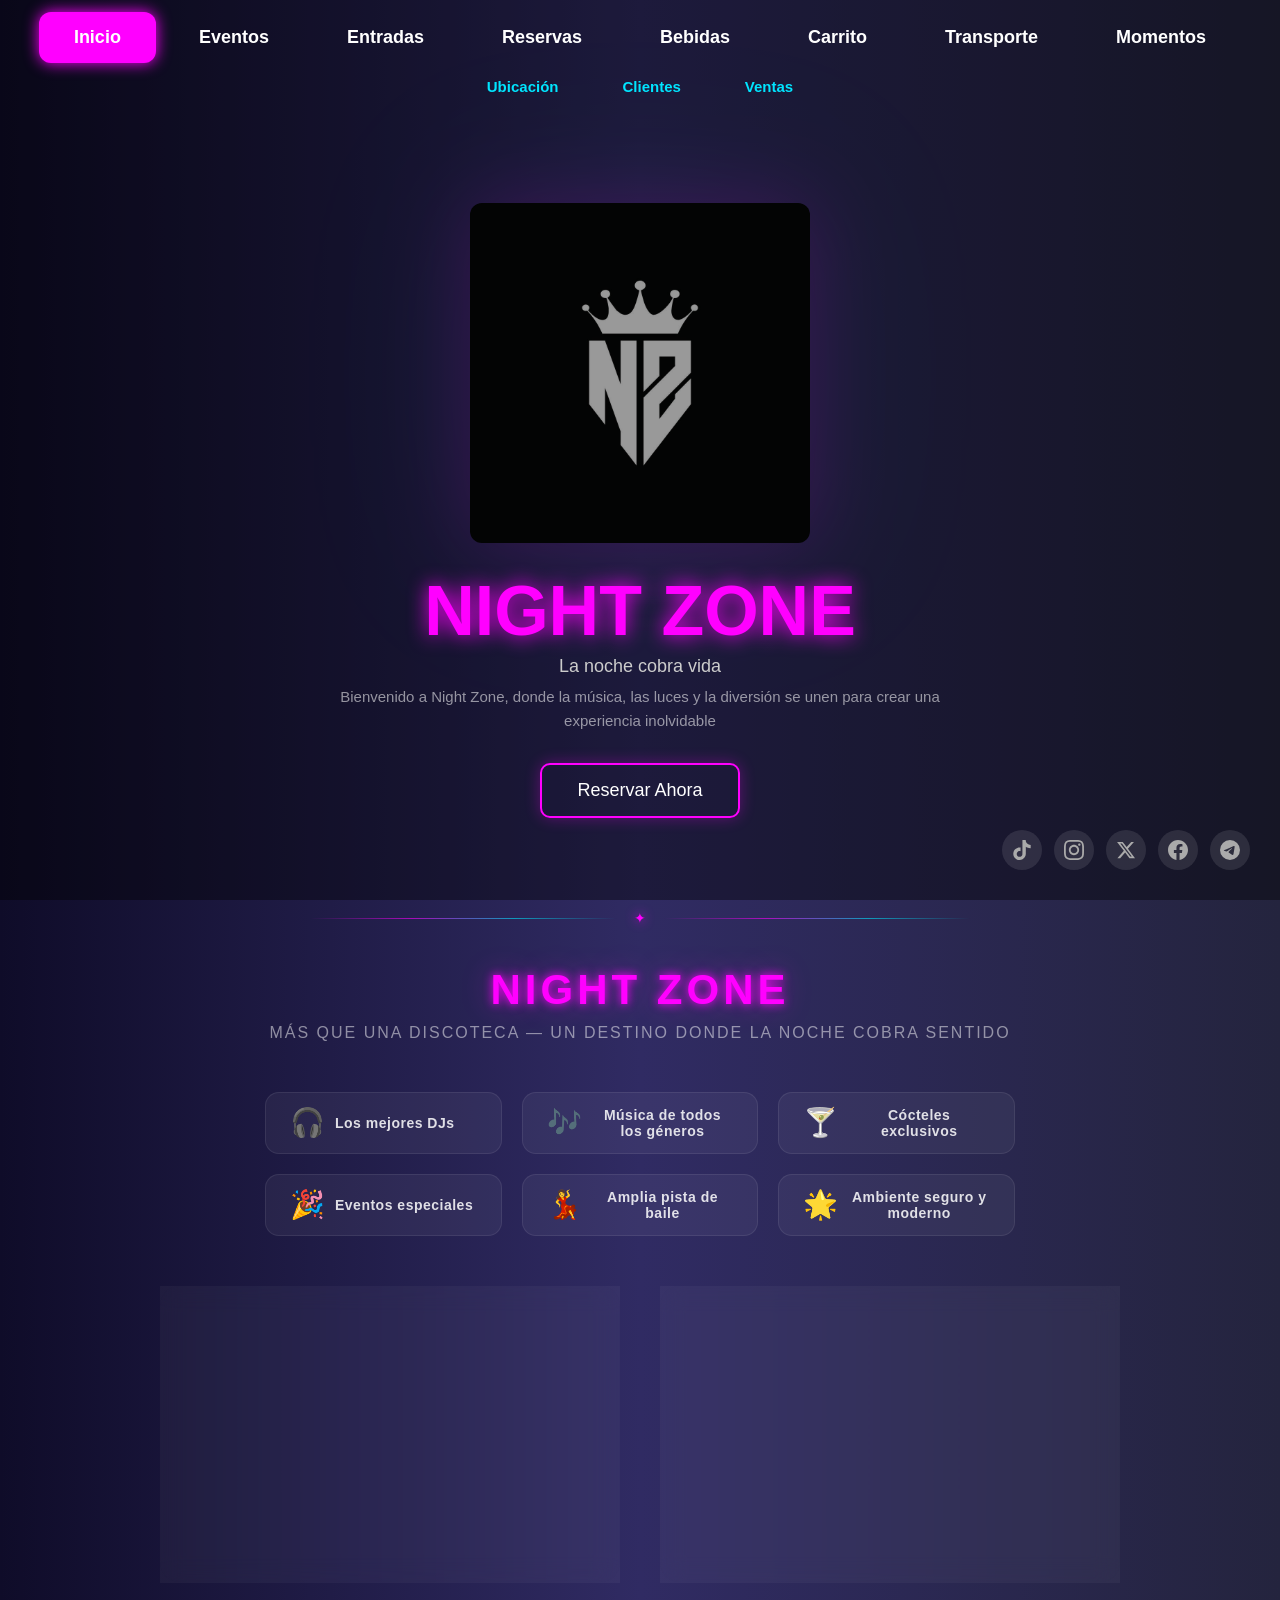
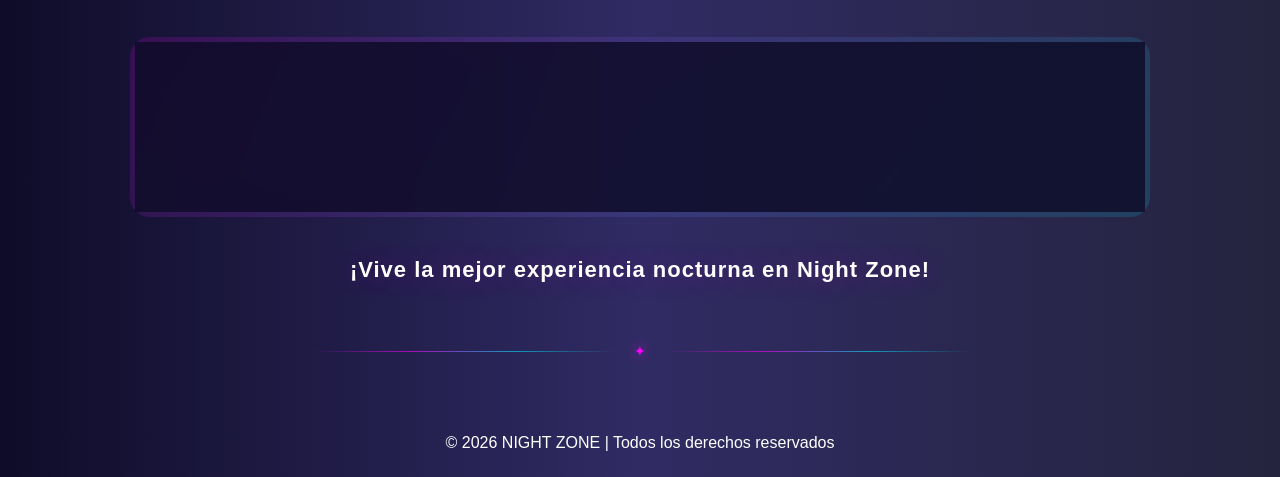
<file: index.html>
<!doctype html>
<html lang="es">
  <head>
    <meta charset="UTF-8" />
    <meta name="viewport" content="width=device-width, initial-scale=1.0" />
    <title>Discoteca Night Zone</title>
    <link rel="stylesheet" href="estilos.css" />
    <link rel="icon" type="image/png" href="imagenes.png" />
  </head>
  <body id="inicio">
    <header>
      <video id="video-bg" autoplay muted loop playsinline>
        <source src="Party.mp4" type="video/mp4" />
      </video>
        <div class="overlay"></div>
        <img src="imagenes/NIGHT ZONE LOGO.jpg" alt="Night Zone Logo" class="logo-hero">
        <h1>NIGHT ZONE</h1>
      <p class="sub">La noche cobra vida</p>
      <p class="sub-sub">Bienvenido a Night Zone, donde la música, las luces y la diversión se unen para crear una experiencia inolvidable</p>
      <a href="reservas.html" class="boton">Reservar Ahora</a>
    </header>

      <div class="section-divider">
        <span class="divider-line"></span>
        <span class="divider-star">✦</span>
        <span class="divider-line"></span>
      </div>

    <section class="about-section">
      <h2 class="about-title">
        <span class="neon-text">NIGHT ZONE</span>
      </h2>
      <p class="about-sub">
        Más que una discoteca — un destino donde la noche cobra sentido
      </p>

      <div class="features-grid">
        <div class="feature-item">
          <span class="feature-icon">🎧</span>
          <span class="feature-label">Los mejores DJs</span>
        </div>
        <div class="feature-item">
          <span class="feature-icon">🎶</span>
          <span class="feature-label">Música de todos los géneros</span>
        </div>
        <div class="feature-item">
          <span class="feature-icon">🍸</span>
          <span class="feature-label">Cócteles exclusivos</span>
        </div>
        <div class="feature-item">
          <span class="feature-icon">🎉</span>
          <span class="feature-label">Eventos especiales</span>
        </div>
        <div class="feature-item">
          <span class="feature-icon">💃</span>
          <span class="feature-label">Amplia pista de baile</span>
        </div>
        <div class="feature-item">
          <span class="feature-icon">🌟</span>
          <span class="feature-label">Ambiente seguro y moderno</span>
        </div>
      </div>

      <div class="about-grid">
        <div class="about-card" style="--accent: #ff00ff">
          <div class="card-icon">✦</div>
          <h3>Misión</h3>
          <p>
            Brindar la mejor experiencia nocturna, combinando música de primer
            nivel, un ambiente único y un servicio excepcional para que cada
            noche sea inolvidable.
          </p>
          <div class="card-glow"></div>
        </div>
        <div class="about-card" style="--accent: #00e5ff">
          <div class="card-icon">◎</div>
          <h3>Visión</h3>
          <p>
            Ser la discoteca líder de la región, reconocida por nuestra
            innovación, calidad y la energía vibrante que ofrecemos a cada
            persona que nos visita.
          </p>
          <div class="card-glow"></div>
        </div>
      </div>

      <div class="tagline-box">
        <div class="tagline-inner">
          <p class="tagline">
            <span class="tag-symbol">⚡</span> Donde la noche cobra vida
            <span class="tag-symbol">⚡</span>
          </p>
          <p class="tagline">
            <span class="tag-symbol">🔥</span> El lugar donde los sueños bailan
            hasta el amanecer <span class="tag-symbol">🔥</span>
          </p>
          <p class="tagline">
            <span class="tag-symbol">🎵</span> Night Zone — La fiesta nunca
            termina <span class="tag-symbol">🎵</span>
          </p>
        </div>
      </div>

      <p class="about-cta">¡Vive la mejor experiencia nocturna en Night Zone!</p>
    </section>

    <div class="section-divider">
      <span class="divider-line"></span>
      <span class="divider-star">✦</span>
      <span class="divider-line"></span>
    </div>

    <div class="tabs">
      <a href="index.html" class="tab-btn activo">Inicio</a>
      <a href="eventos.html" class="tab-btn">Eventos</a>
      <a href="entradas.html" class="tab-btn">Entradas</a>
      <a href="reservas.html" class="tab-btn">Reservas</a>
      <a href="bebidas.html" class="tab-btn">Bebidas</a>
      <a href="carrito.html" class="tab-btn"
        >Carrito <span class="cart-count">0</span></a
      >
      <a href="transporte.html" class="tab-btn">Transporte</a>
      <a href="galeria.html" class="tab-btn">Momentos</a>
    </div>

    <div class="tabs secundarias">
      <a href="ubicacion.html" class="tab-btn secundario">Ubicación</a>
      <a href="clientes.html" class="tab-btn secundario">Clientes</a>
      <a href="ventas.html" class="tab-btn secundario">Ventas</a>
    </div>

    <footer>
      <p>© 2026 NIGHT ZONE | Todos los derechos reservados</p>
      <div class="social-bar">
        <a
          href="https://tiktok.com/@nightzone"
          target="_blank"
          class="social-icon"
          title="TikTok"
        >
          <svg viewBox="0 0 24 24" fill="currentColor">
            <path
              d="M12.525.02c1.31-.02 2.61-.01 3.91-.02.08 1.53.63 3.09 1.75 4.17 1.12 1.11 2.7 1.62 4.24 1.79v4.03c-1.44-.05-2.89-.35-4.2-.97-.57-.26-1.1-.59-1.62-.93-.01 2.92.01 5.84-.02 8.75-.08 1.4-.54 2.79-1.35 3.94-1.31 1.92-3.58 3.17-5.91 3.21-1.43.08-2.86-.31-4.08-1.03-2.02-1.19-3.44-3.37-3.65-5.71-.02-.5-.03-1-.01-1.49.18-1.9 1.12-3.72 2.58-4.96 1.66-1.44 3.98-2.13 6.15-1.72.02 1.48-.04 2.96-.04 4.44-.99-.32-2.15-.23-3.02.37-.63.41-1.11 1.04-1.36 1.75-.21.51-.15 1.07-.14 1.61.24 1.64 1.82 3.02 3.5 2.87 1.12-.01 2.19-.66 2.77-1.61.19-.33.4-.67.41-1.06.1-1.79.06-3.57.07-5.36.01-4.03-.01-8.05.02-12.07z"
            />
          </svg>
        </a>
        <a
          href="https://instagram.com/nightzone"
          target="_blank"
          class="social-icon"
          title="Instagram"
        >
          <svg viewBox="0 0 24 24" fill="currentColor">
            <path
              d="M12 2.163c3.204 0 3.584.012 4.85.07 3.252.148 4.771 1.691 4.919 4.919.058 1.265.069 1.645.069 4.849 0 3.205-.012 3.584-.069 4.849-.149 3.225-1.664 4.771-4.919 4.919-1.266.058-1.644.07-4.85.07-3.204 0-3.584-.012-4.849-.07-3.26-.149-4.771-1.699-4.919-4.92-.058-1.265-.07-1.644-.07-4.849 0-3.204.013-3.583.07-4.849.149-3.227 1.664-4.771 4.919-4.919 1.266-.057 1.645-.069 4.849-.069zm0-2.163c-3.259 0-3.667.014-4.947.072-4.358.2-6.78 2.618-6.98 6.98-.059 1.281-.073 1.689-.073 4.948 0 3.259.014 3.668.072 4.948.2 4.358 2.618 6.78 6.98 6.98 1.281.058 1.689.072 4.948.072 3.259 0 3.668-.014 4.948-.072 4.354-.2 6.782-2.618 6.979-6.98.059-1.28.073-1.689.073-4.948 0-3.259-.014-3.667-.072-4.947-.196-4.354-2.617-6.78-6.979-6.98-1.281-.059-1.69-.073-4.949-.073zm0 5.838c-3.403 0-6.162 2.759-6.162 6.162s2.759 6.163 6.162 6.163 6.162-2.759 6.162-6.163c0-3.403-2.759-6.162-6.162-6.162zm0 10.162c-2.209 0-4-1.79-4-4 0-2.209 1.791-4 4-4s4 1.791 4 4c0 2.21-1.791 4-4 4zm6.406-11.845c-.796 0-1.441.645-1.441 1.44s.645 1.44 1.441 1.44c.795 0 1.439-.645 1.439-1.44s-.644-1.44-1.439-1.44z"
            />
          </svg>
        </a>
        <a
          href="https://twitter.com/nightzone"
          target="_blank"
          class="social-icon"
          title="Twitter / X"
        >
          <svg viewBox="0 0 24 24" fill="currentColor">
            <path
              d="M18.244 2.25h3.308l-7.227 8.26 8.502 11.24H16.17l-5.214-6.817L4.99 21.75H1.68l7.73-8.835L1.254 2.25H8.08l4.713 6.231zm-1.161 17.52h1.833L7.084 4.126H5.117z"
            />
          </svg>
        </a>
        <a
          href="https://facebook.com/nightzone"
          target="_blank"
          class="social-icon"
          title="Facebook"
        >
          <svg viewBox="0 0 24 24" fill="currentColor">
            <path
              d="M24 12.073c0-6.627-5.373-12-12-12s-12 5.373-12 12c0 5.99 4.388 10.954 10.125 11.854v-8.385H7.078v-3.47h3.047V9.43c0-3.007 1.792-4.669 4.533-4.669 1.312 0 2.686.235 2.686.235v2.953H15.83c-1.491 0-1.956.925-1.956 1.874v2.25h3.328l-.532 3.47h-2.796v8.385C19.612 23.027 24 18.062 24 12.073z"
            />
          </svg>
        </a>
        <a
          href="https://t.me/nightzone"
          target="_blank"
          class="social-icon"
          title="Telegram"
        >
          <svg viewBox="0 0 24 24" fill="currentColor">
            <path
              d="M11.944 0A12 12 0 0 0 0 12a12 12 0 0 0 12 12 12 12 0 0 0 12-12A12 12 0 0 0 12 0a12 12 0 0 0-.056 0zm4.962 7.224c.1-.002.321.023.465.14a.506.506 0 0 1 .171.325c.016.093.036.306.02.472-.18 1.898-.962 6.502-1.36 8.627-.168.9-.499 1.201-.82 1.23-.696.065-1.225-.46-1.9-.902-1.056-.693-1.653-1.124-2.678-1.8-1.185-.78-.417-1.21.258-1.91.177-.184 3.247-2.977 3.307-3.23.007-.032.014-.15-.056-.212s-.174-.041-.249-.024c-.106.024-1.793 1.14-5.061 3.345-.48.33-.913.49-1.302.48-.428-.008-1.252-.241-1.865-.44-.752-.245-1.349-.374-1.297-.789.027-.216.325-.437.893-.663 3.498-1.524 5.83-2.529 6.998-3.014 3.332-1.386 4.025-1.627 4.476-1.635z"
            />
          </svg>
        </a>
      </div>
    </footer>

    <script src="carrito.js"></script>
  </body>
</html>
</file>
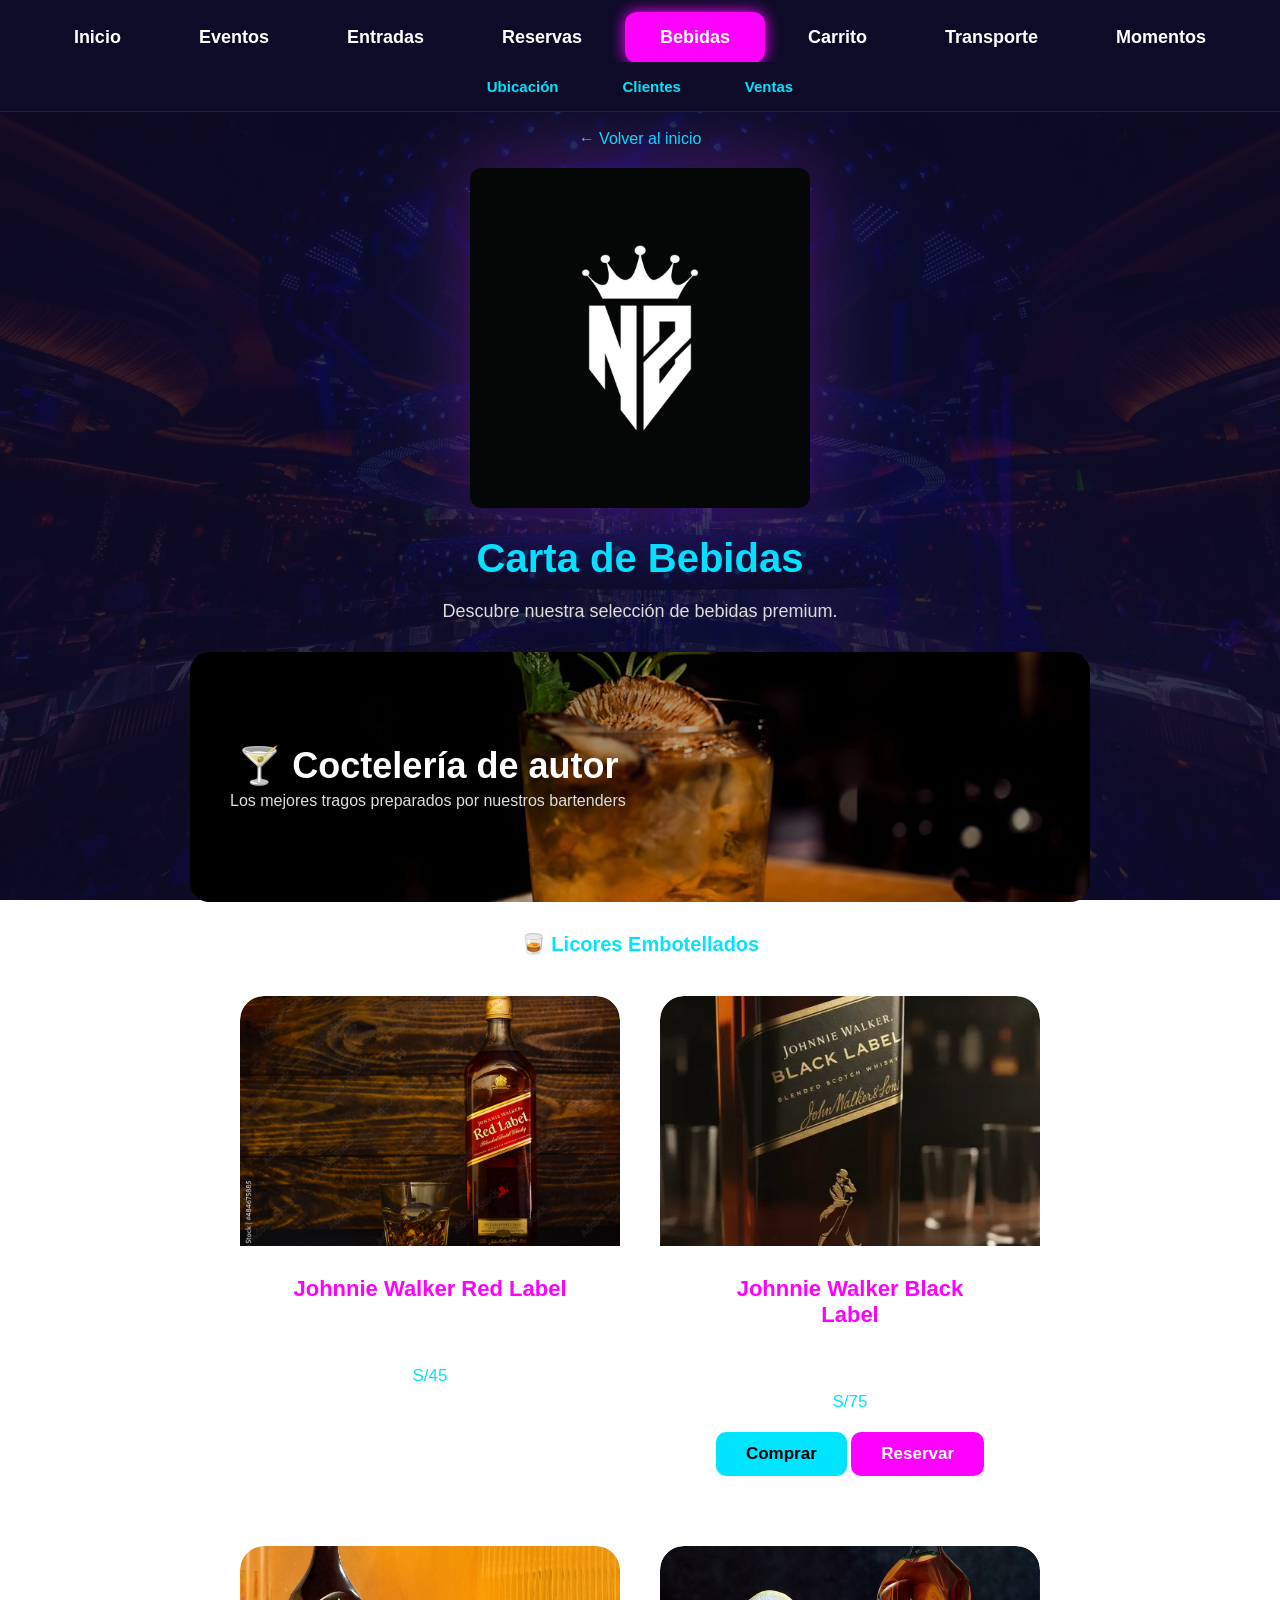
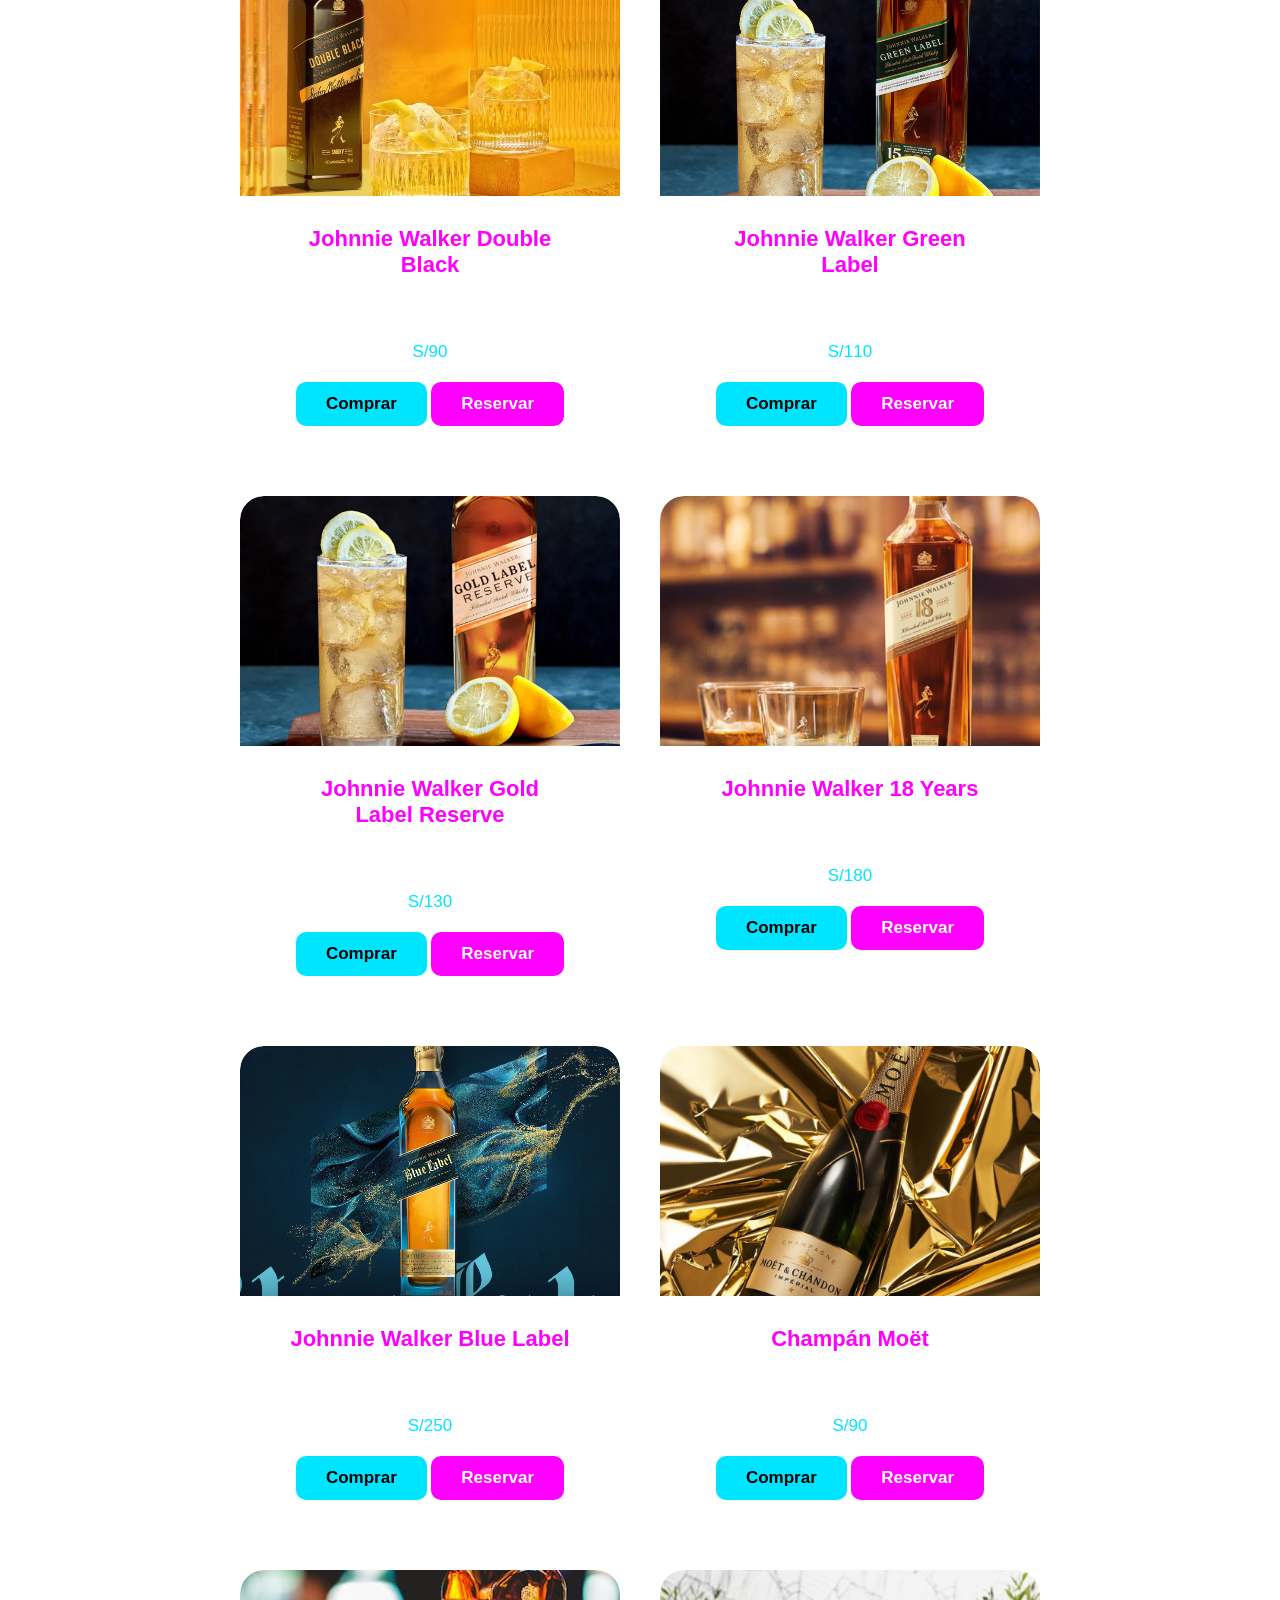
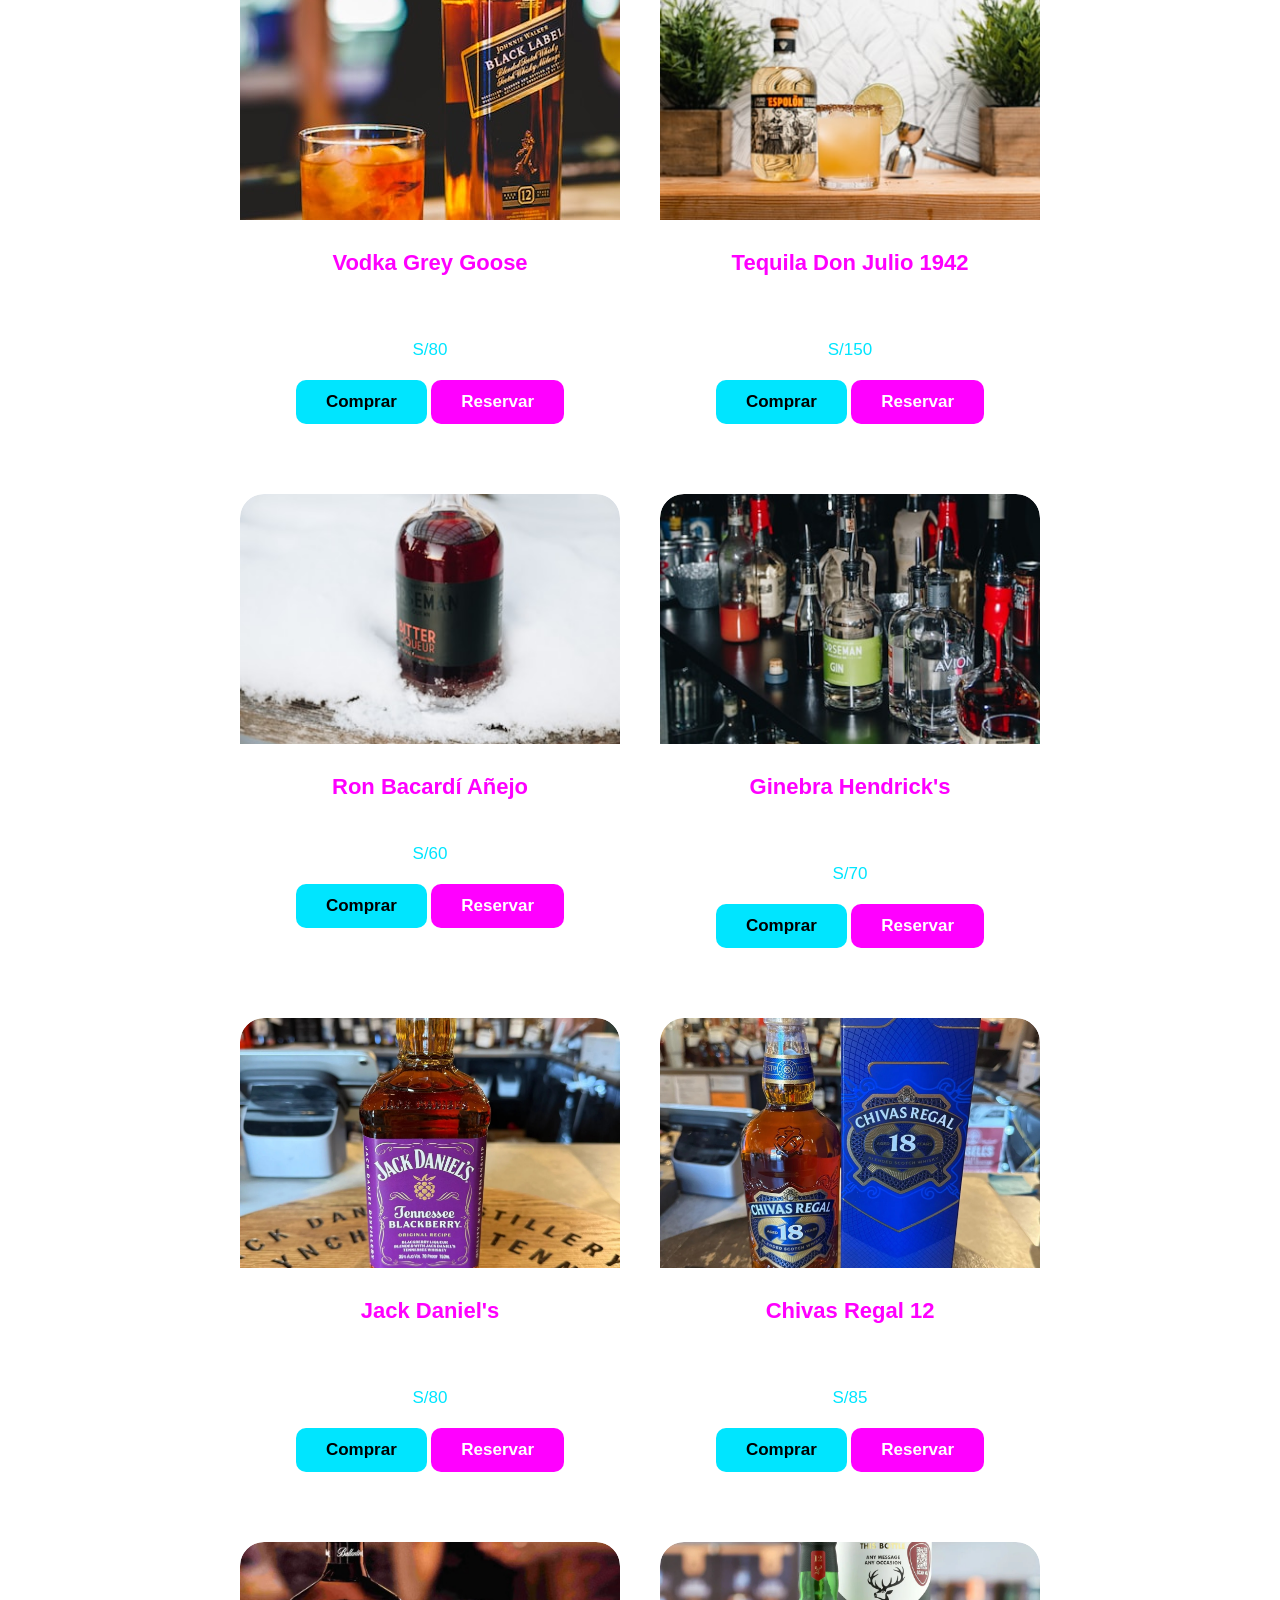
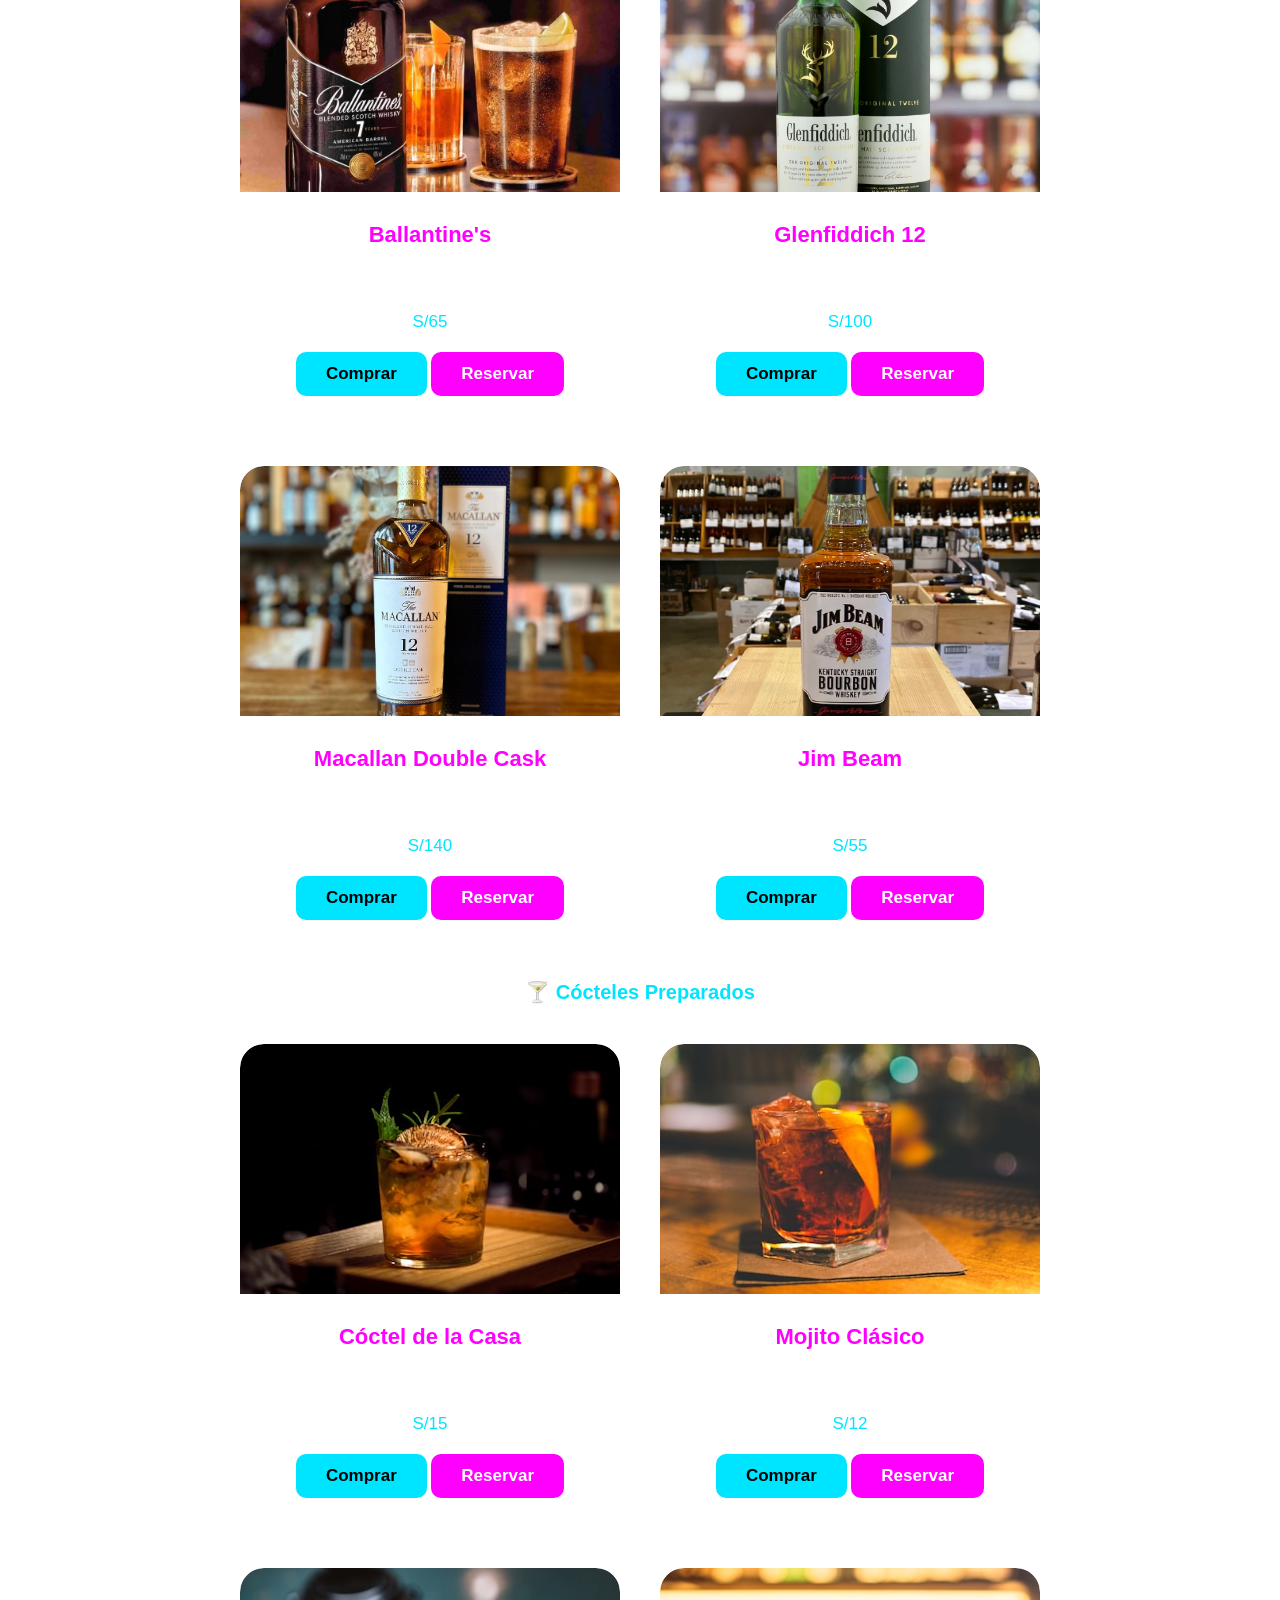
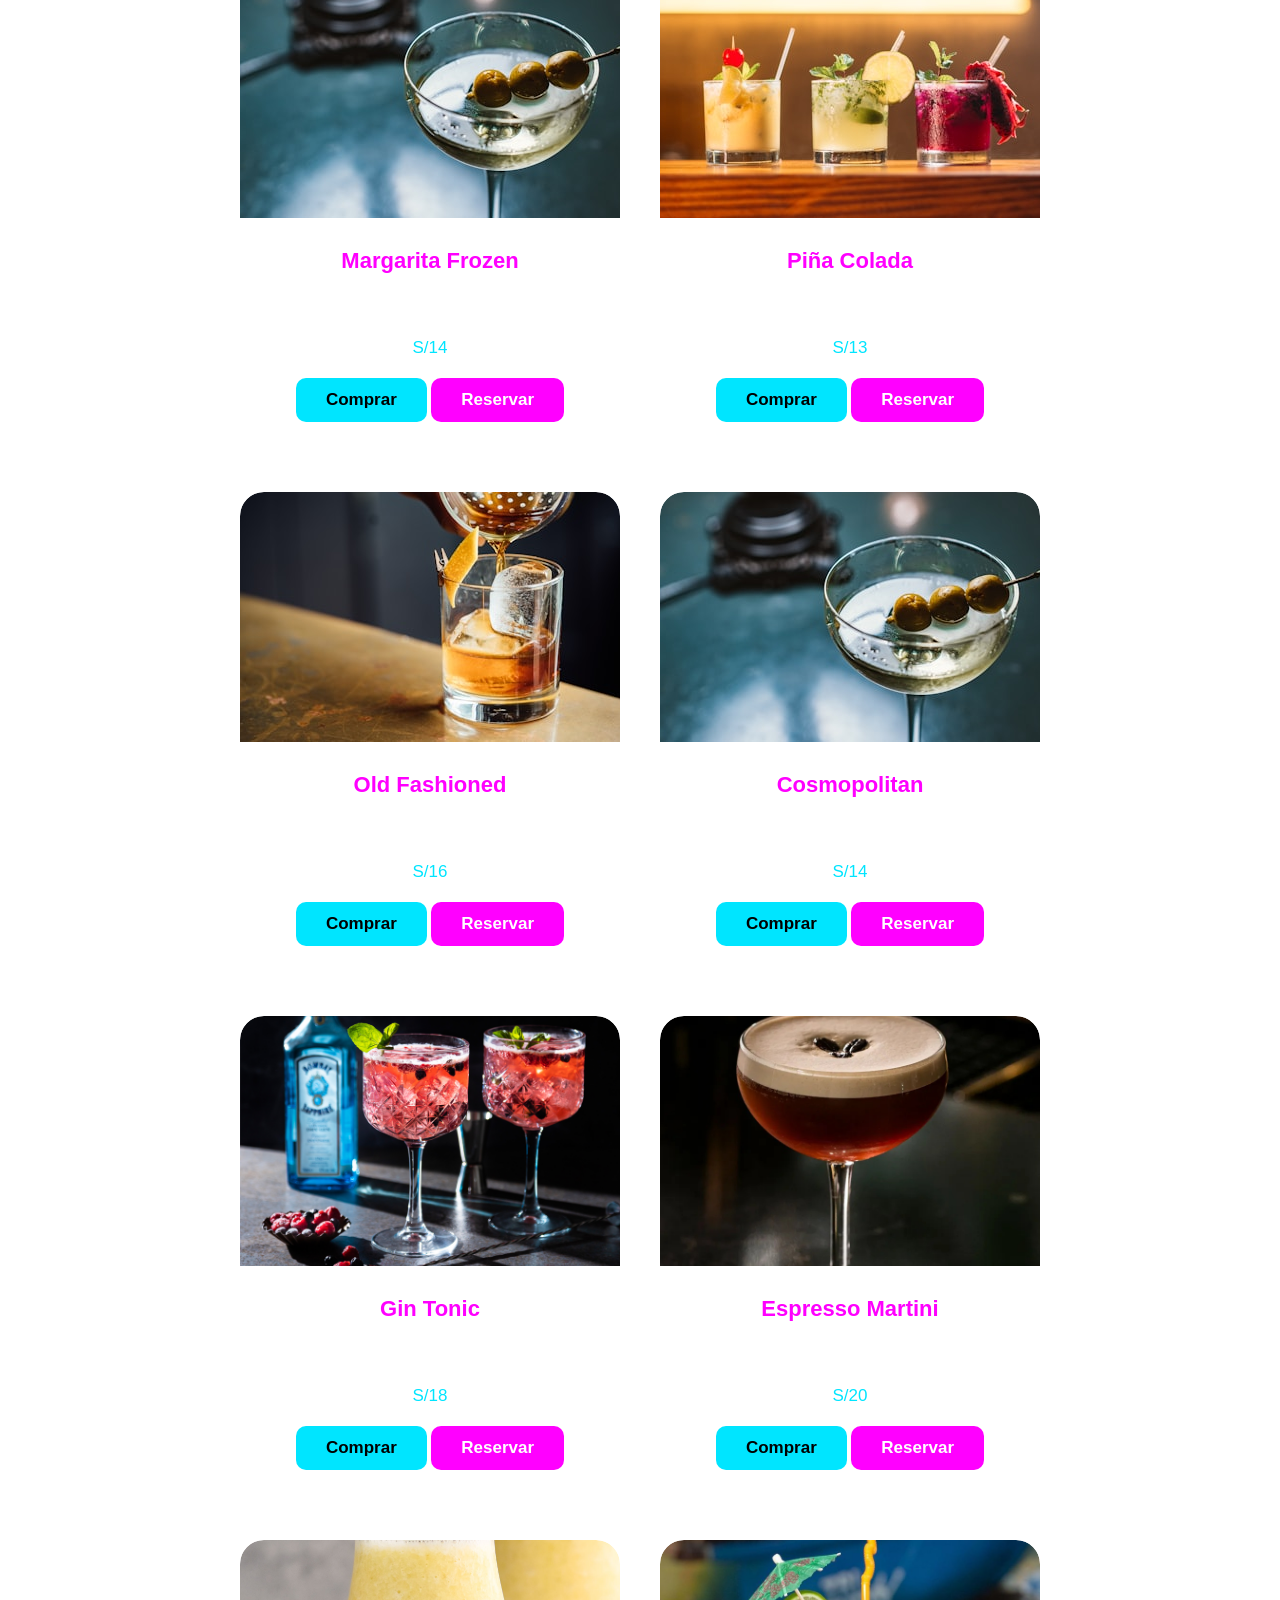
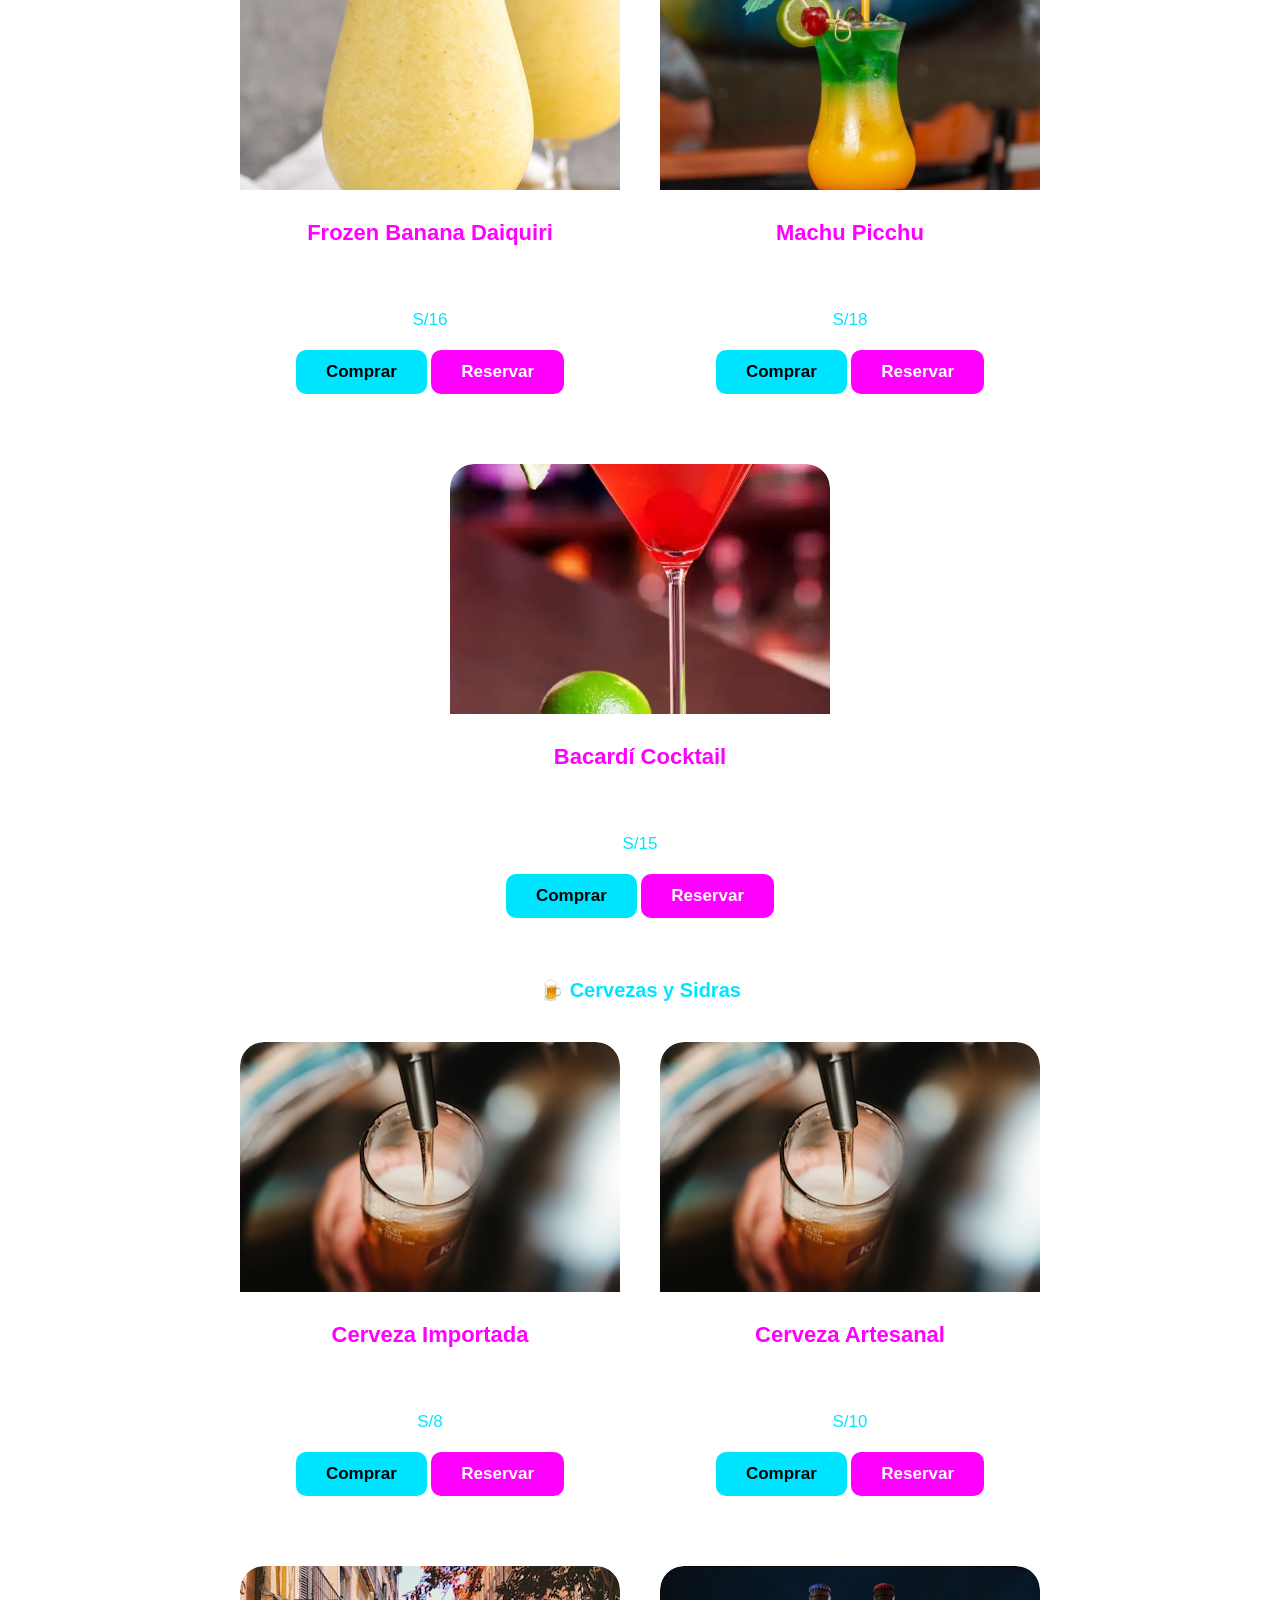
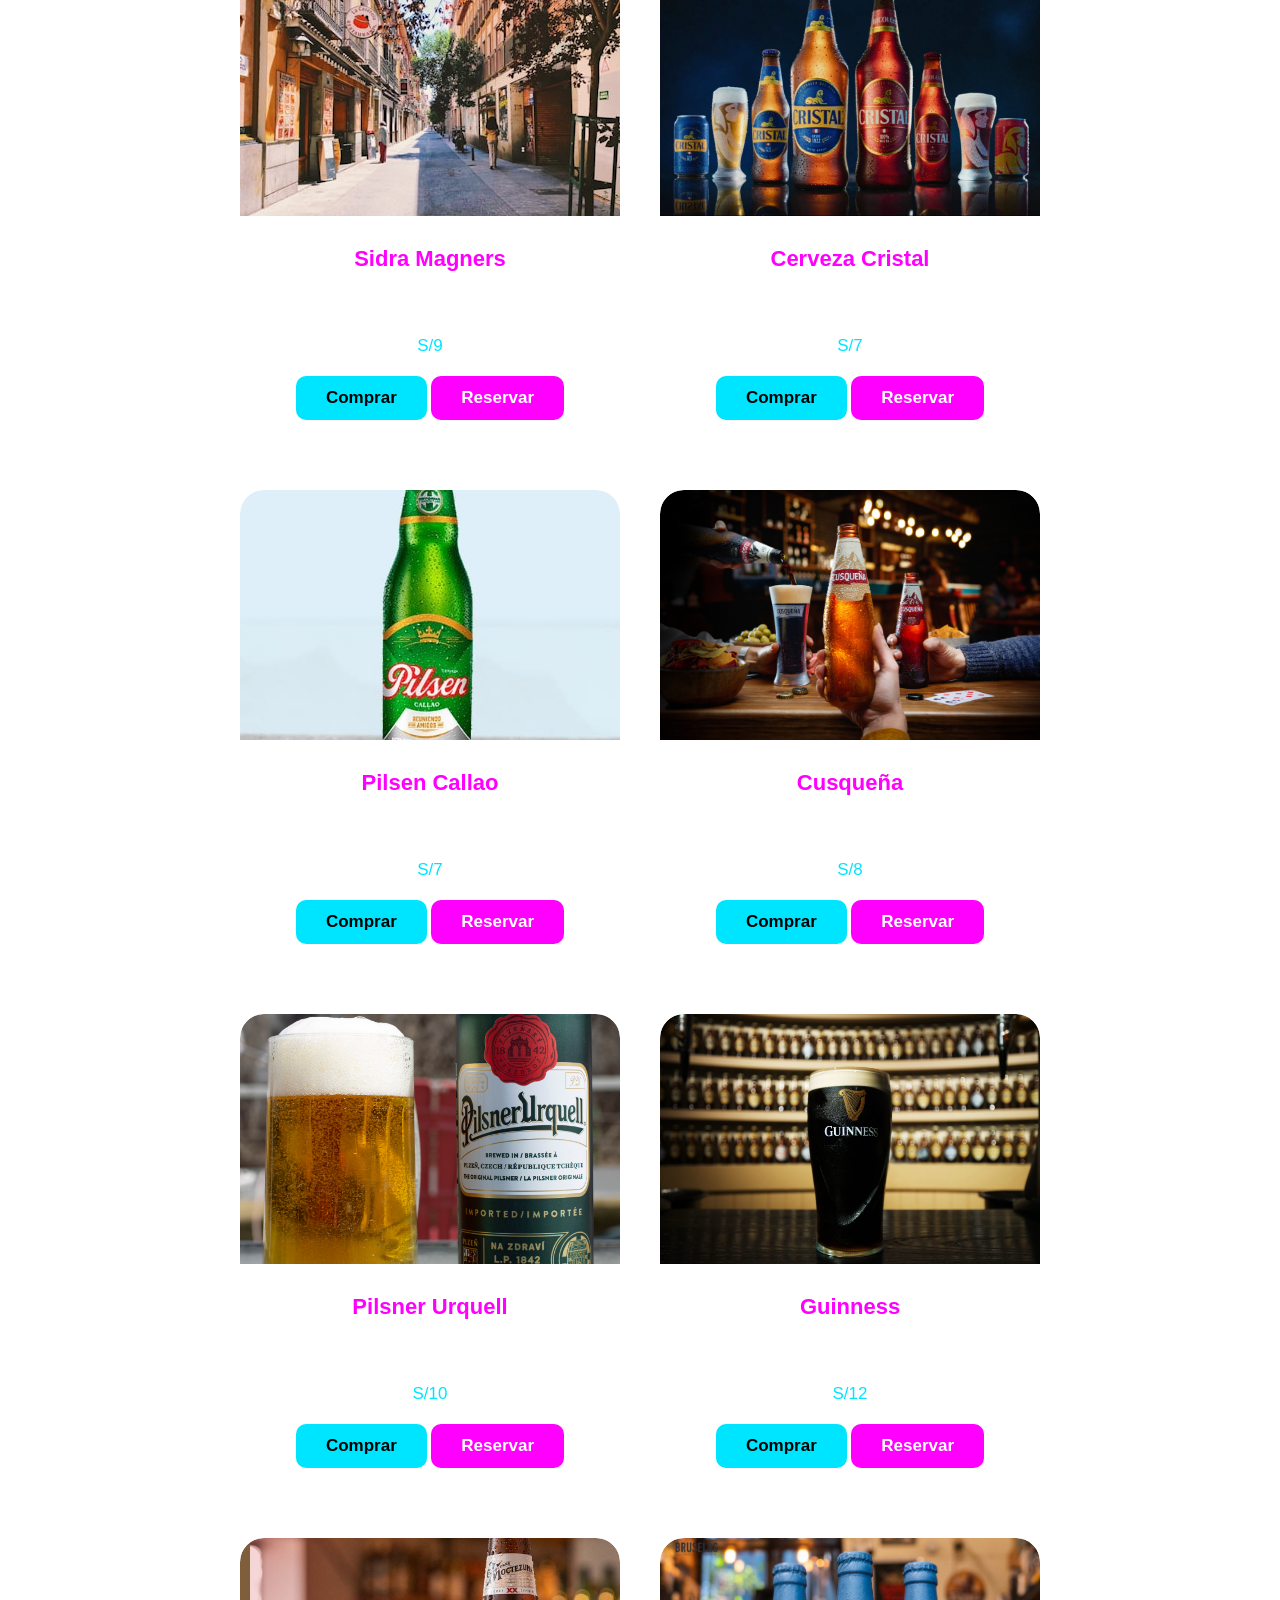
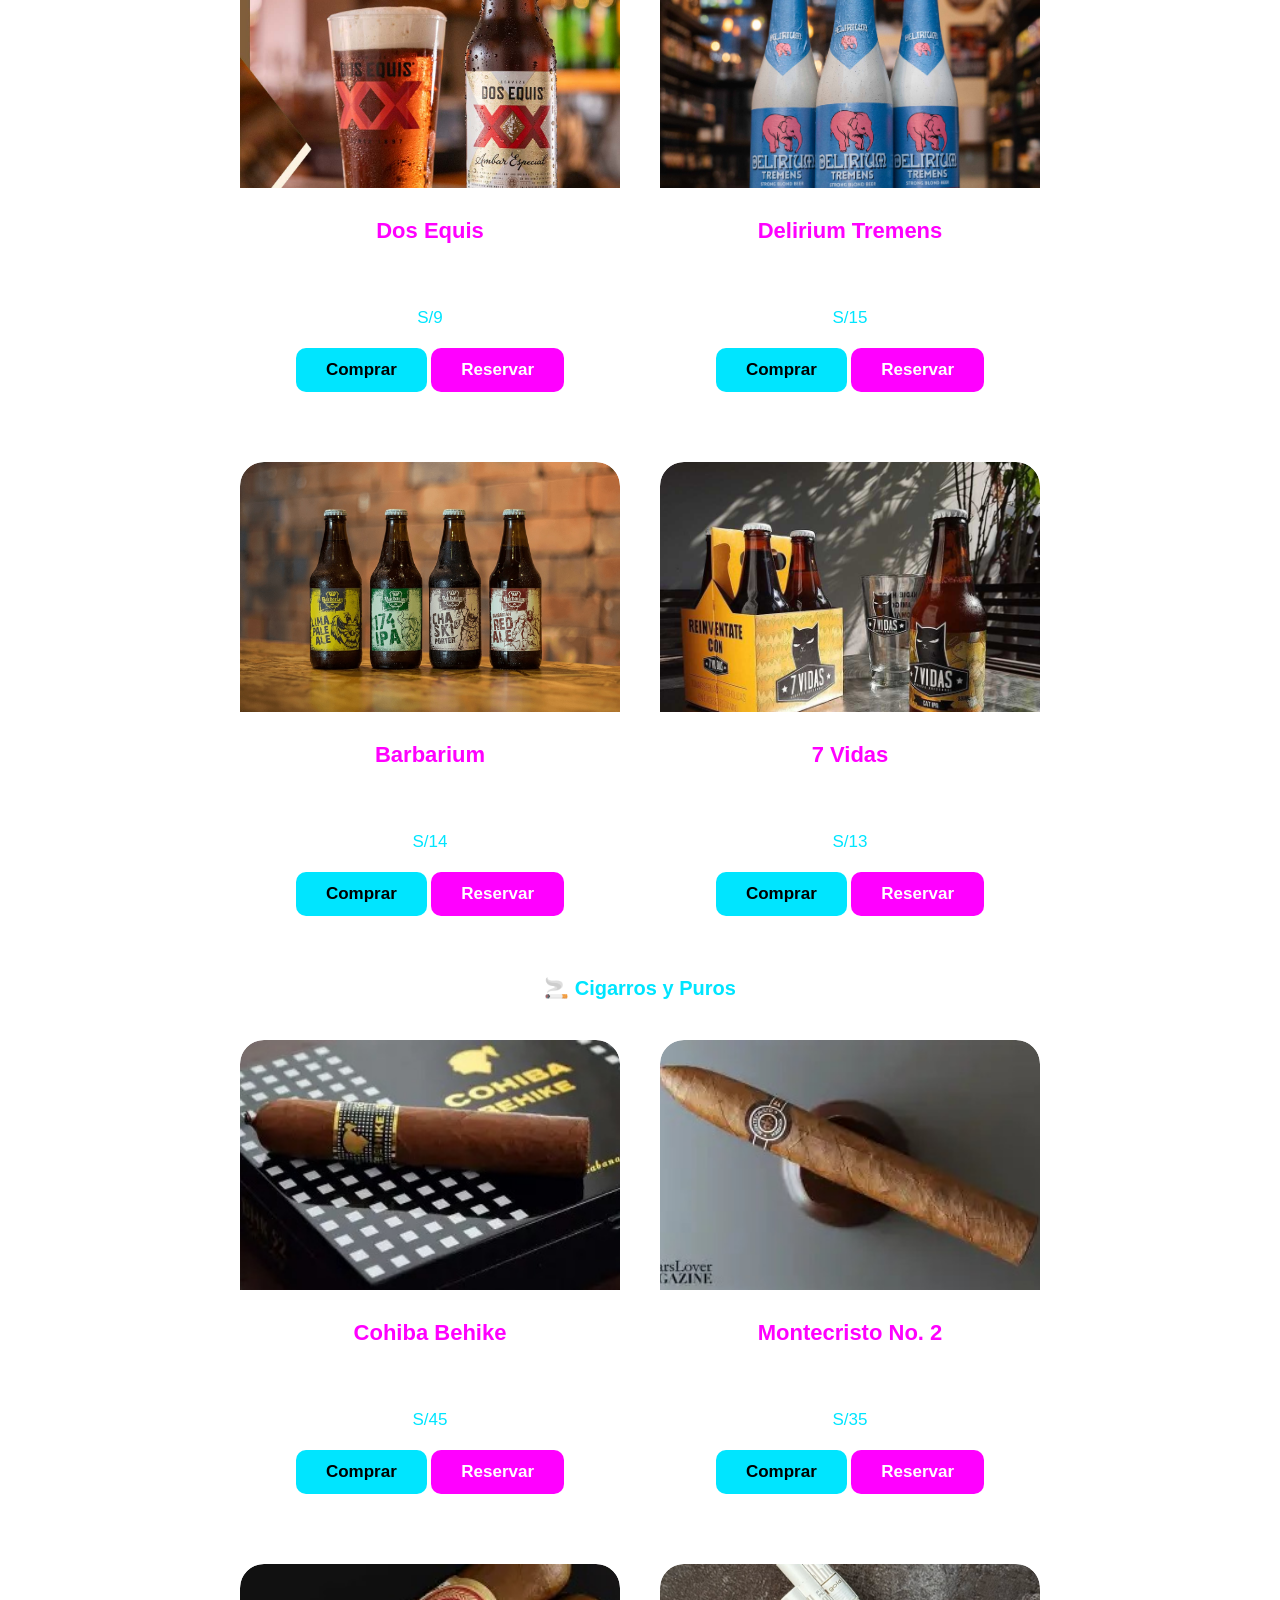
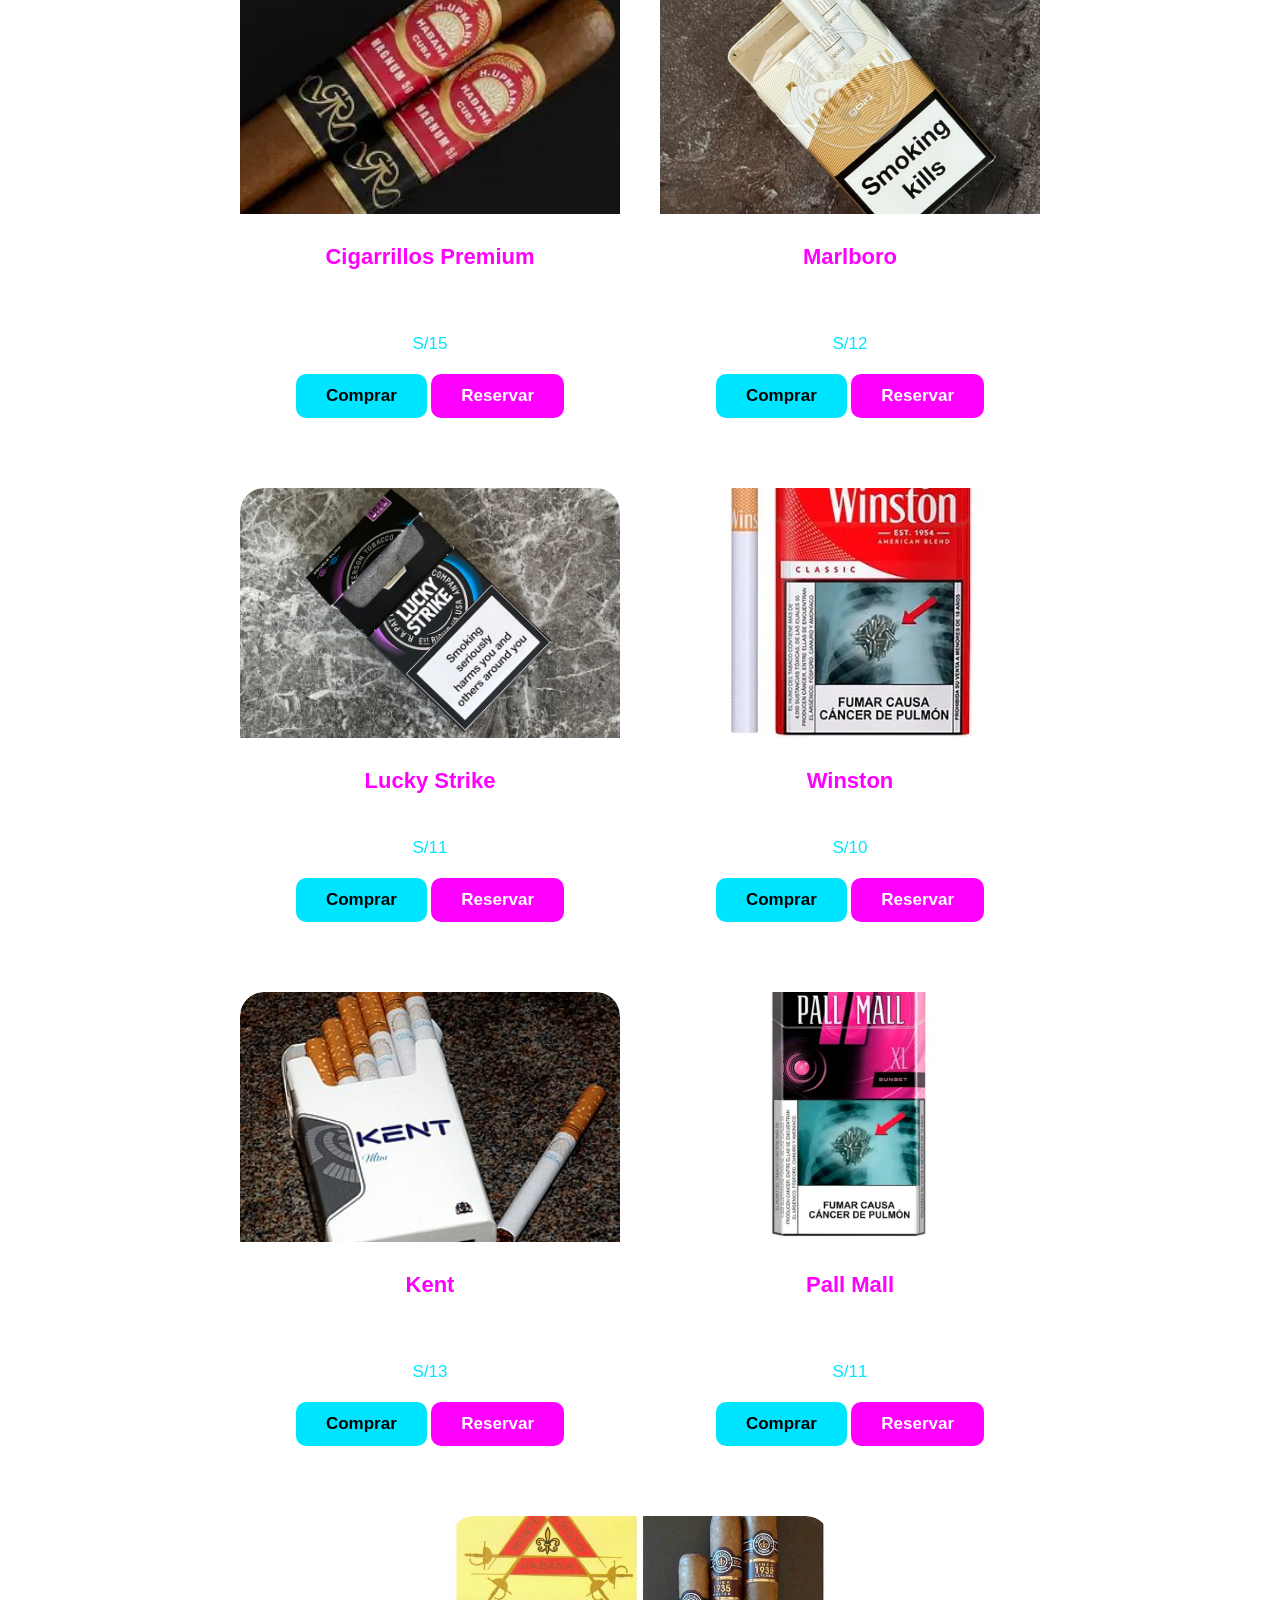
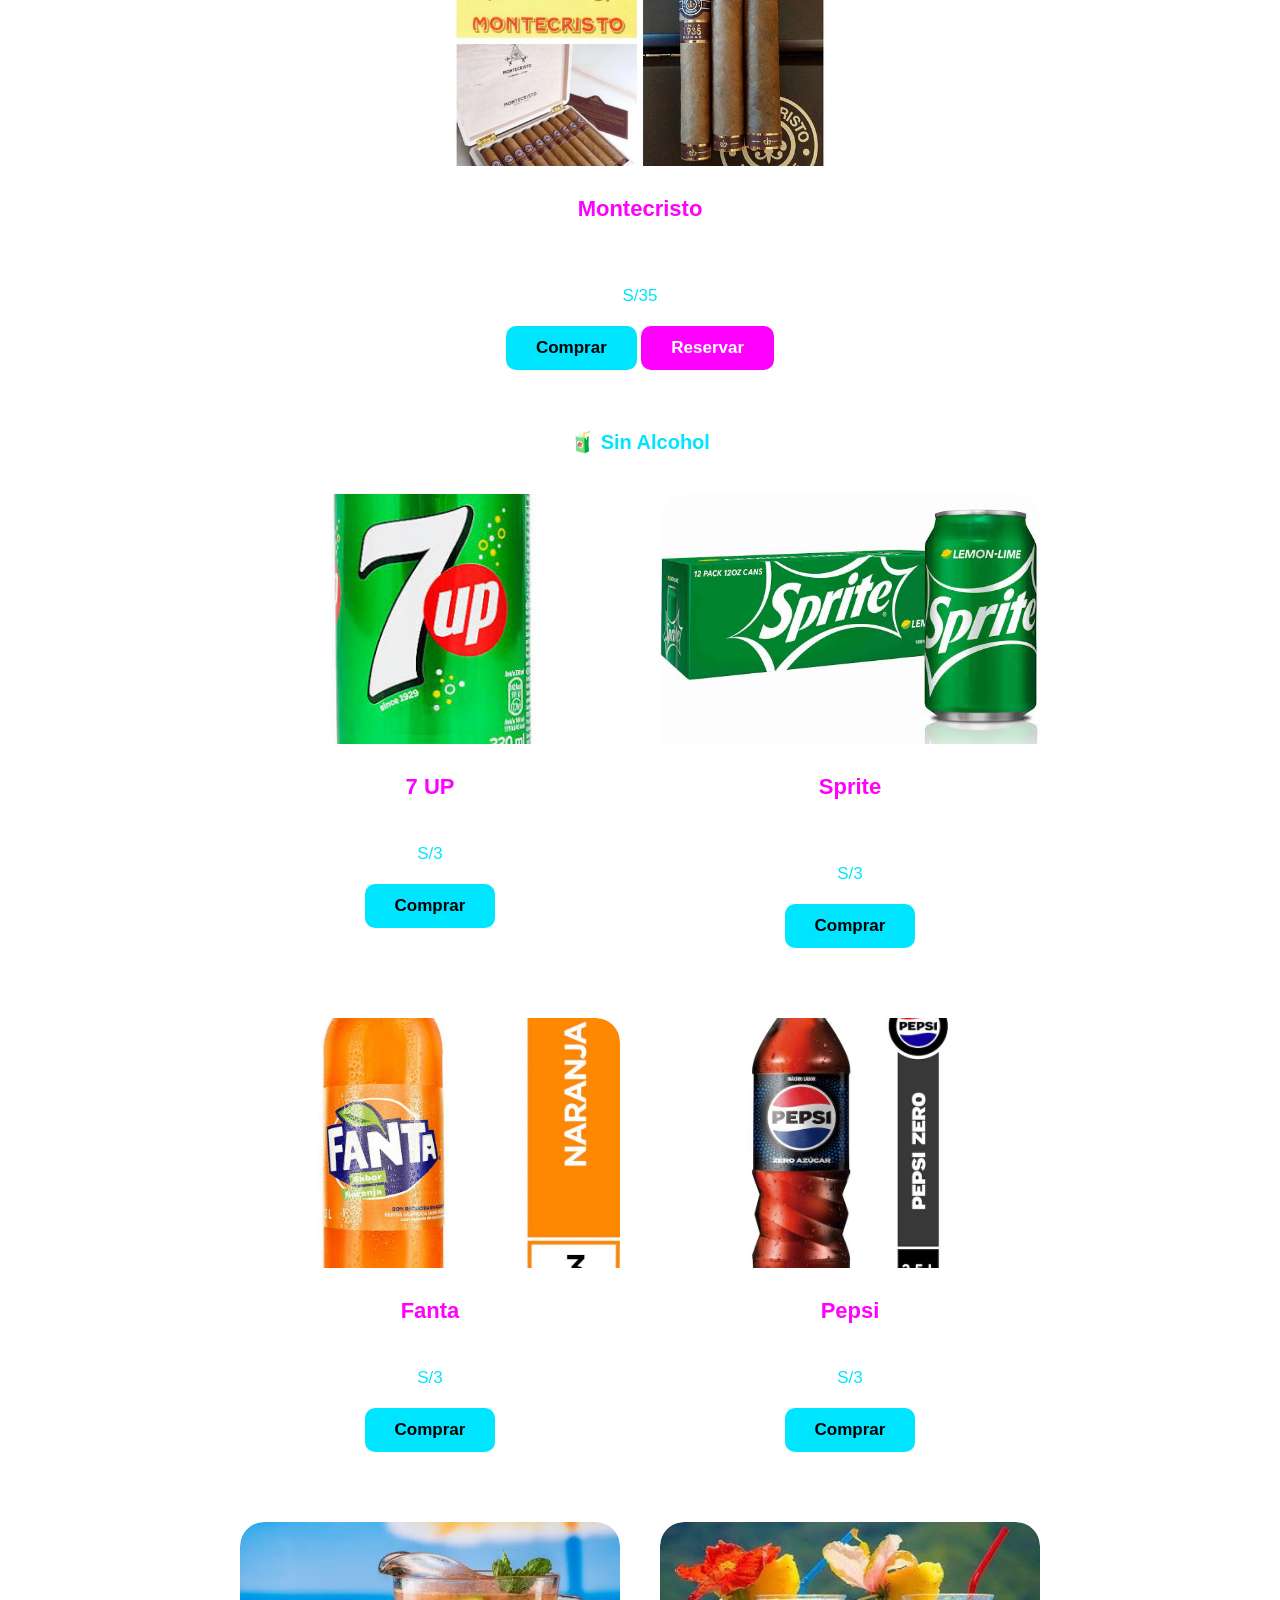
<file: bebidas.html>
<!doctype html>
<html lang="es">
  <head>
    <meta charset="UTF-8" />
    <meta name="viewport" content="width=device-width, initial-scale=1.0" />
    <title>Bebidas - Night Zone</title>
    <link rel="stylesheet" href="estilos.css" />
    <link rel="icon" type="image/png" href="imagenes.png" />
    <style>
      body {
        background: url("imagenes/galeria/omnia_009.jpg") center/cover fixed
          no-repeat;
      }
      body::before {
        content: "";
        position: fixed;
        inset: 0;
        background: rgba(15, 12, 41, 0.85);
        z-index: 0;
      }
      body > * {
        position: relative;
        z-index: 1;
      }
    </style>
  </head>
  <body>
    <div class="tabs">
      <a href="index.html" class="tab-btn">Inicio</a>
      <a href="eventos.html" class="tab-btn">Eventos</a>
      <a href="entradas.html" class="tab-btn">Entradas</a>
      <a href="reservas.html" class="tab-btn">Reservas</a>
      <a href="bebidas.html" class="tab-btn activo">Bebidas</a>
      <a href="carrito.html" class="tab-btn"
        >Carrito <span class="cart-count">0</span></a
      >
      <a href="transporte.html" class="tab-btn">Transporte</a>
      <a href="galeria.html" class="tab-btn">Momentos</a>
    </div>

    <div class="tabs secundarias">
      <a href="ubicacion.html" class="tab-btn secundario">Ubicación</a>
      <a href="clientes.html" class="tab-btn secundario">Clientes</a>
      <a href="ventas.html" class="tab-btn secundario">Ventas</a>
    </div>

    <div class="contenido">
      <a href="index.html" class="volver">← Volver al inicio</a>
      <img
        src="imagenes/NIGHT ZONE LOGO.jpg"
        alt="Night Zone Logo"
        class="logo-hero"
      />
      <h2>Carta de Bebidas</h2>
      <p>Descubre nuestra selección de bebidas premium.</p>

      <div class="hero-seccion">
        <img
          src="imagenes/bebidas/bar.jpg"
          alt="Bar Night Zone"
          loading="lazy"
        />
        <div class="hero-overlay">
          <div>
            <h2>🍸 Coctelería de autor</h2>
            <p>Los mejores tragos preparados por nuestros bartenders</p>
          </div>
        </div>
      </div>

      <h3 class="sub-categoria">🥃 Licores Embotellados</h3>
      <div class="cards">
        <div class="card">
          <img
            class="card-img"
            src="imagenes/bebidas/bebidas embotelladas/Johnnie Walker Red Label.jpg"
            alt="Johnnie Walker Red Label"
            loading="lazy"
          />
          <div class="card-body">
            <h3>Johnnie Walker Red Label</h3>
            <p>Whisky escocés de entrada. Mezcla vibrante y accesible.</p>
            <p class="precio">S/45</p>
           
          </div>
        </div>
        <div class="card">
          <img
            class="card-img"
            src="imagenes/bebidas/bebidas embotelladas/Johnnie Walker Black Label.jpg"
            alt="Johnnie Walker Black Label"
            loading="lazy"
          />
          <div class="card-body">
            <h3>Johnnie Walker Black Label</h3>
            <p>Mezcla de 12 años. Suave, complejo y equilibrado.</p>
            <p class="precio">S/75</p>
            <button class="btn-comprar">Comprar</button>
            <button class="btn-reservar">Reservar</button>
          </div>
        </div>
        <div class="card">
          <img
            class="card-img"
            src="imagenes/bebidas/bebidas embotelladas/Johnnie Walker Double Black.jpg"
            alt="Johnnie Walker Double Black"
            loading="lazy"
          />
          <div class="card-body">
            <h3>Johnnie Walker Double Black</h3>
            <p>Intensamente ahumado con un toque extra de roble.</p>
            <p class="precio">S/90</p>
            <button class="btn-comprar">Comprar</button>
            <button class="btn-reservar">Reservar</button>
          </div>
        </div>
        <div class="card">
          <img
            class="card-img"
            src="imagenes/bebidas/bebidas embotelladas/Johnnie Walker Green Label .jpg"
            alt="Johnnie Walker Green Label"
            loading="lazy"
          />
          <div class="card-body">
            <h3>Johnnie Walker Green Label</h3>
            <p>Maltas 15 años. Single malts naturales y ahumados.</p>
            <p class="precio">S/110</p>
            <button class="btn-comprar">Comprar</button>
            <button class="btn-reservar">Reservar</button>
          </div>
        </div>
        <div class="card">
          <img
            class="card-img"
            src="imagenes/bebidas/bebidas embotelladas/Johnnie Walker Gold Label Reserve .jpg"
            alt="Johnnie Walker Gold Label Reserve"
            loading="lazy"
          />
          <div class="card-body">
            <h3>Johnnie Walker Gold Label Reserve</h3>
            <p>Mezcla cremosa con notas de miel y vainilla.</p>
            <p class="precio">S/130</p>
            <button class="btn-comprar">Comprar</button>
            <button class="btn-reservar">Reservar</button>
          </div>
        </div>
        <div class="card">
          <img
            class="card-img"
            src="imagenes/bebidas/bebidas embotelladas/Johnnie Walker 18 Years .jpg"
            alt="Johnnie Walker 18 Years"
            loading="lazy"
          />
          <div class="card-body">
            <h3>Johnnie Walker 18 Years</h3>
            <p>Mezcla ultra premium de 18 años. Elegancia pura.</p>
            <p class="precio">S/180</p>
            <button class="btn-comprar">Comprar</button>
            <button class="btn-reservar">Reservar</button>
          </div>
        </div>
        <div class="card">
          <img
            class="card-img"
            src="imagenes/bebidas/bebidas embotelladas/Johnnie Walker Blue Label .jpg"
            alt="Johnnie Walker Blue Label"
            loading="lazy"
          />
          <div class="card-body">
            <h3>Johnnie Walker Blue Label</h3>
            <p>Mezcla excepcional. Suave y ahumado, lo mejor de JW.</p>
            <p class="precio">S/250</p>
            <button class="btn-comprar">Comprar</button>
            <button class="btn-reservar">Reservar</button>
          </div>
        </div>
        <div class="card">
          <img
            class="card-img"
            src="imagenes/bebidas/champan-moet.jpg"
            alt="Champán Moët"
            loading="lazy"
          />
          <div class="card-body">
            <h3>Champán Moët</h3>
            <p>Moët & Chandon Brut Imperial. La elegancia francesa.</p>
            <p class="precio">S/90</p>
            <button class="btn-comprar">Comprar</button>
            <button class="btn-reservar">Reservar</button>
          </div>
        </div>
        <div class="card">
          <img
            class="card-img"
            src="imagenes/bebidas/vodka-grey-goose.jpg"
            alt="Vodka Grey Goose"
            loading="lazy"
          />
          <div class="card-body">
            <h3>Vodka Grey Goose</h3>
            <p>Vodka premium francés. Botella entera con mezcladores.</p>
            <p class="precio">S/80</p>
            <button class="btn-comprar">Comprar</button>
            <button class="btn-reservar">Reservar</button>
          </div>
        </div>
        <div class="card">
          <img
            class="card-img"
            src="imagenes/bebidas/tequila-don-julio.jpg"
            alt="Tequila Don Julio"
            loading="lazy"
          />
          <div class="card-body">
            <h3>Tequila Don Julio 1942</h3>
            <p>Añejo premium. Ideal para paladares exigentes.</p>
            <p class="precio">S/150</p>
            <button class="btn-comprar">Comprar</button>
            <button class="btn-reservar">Reservar</button>
          </div>
        </div>
        <div class="card">
          <img
            class="card-img"
            src="imagenes/bebidas/ron-bacardi.jpg"
            alt="Ron Bacardí"
            loading="lazy"
          />
          <div class="card-body">
            <h3>Ron Bacardí Añejo</h3>
            <p>Ron añejo de 8 años. Suave y dulce.</p>
            <p class="precio">S/60</p>
            <button class="btn-comprar">Comprar</button>
            <button class="btn-reservar">Reservar</button>
          </div>
        </div>
        <div class="card">
          <img
            class="card-img"
            src="imagenes/bebidas/ginebra-hendricks.jpg"
            alt="Ginebra Hendrick's"
            loading="lazy"
          />
          <div class="card-body">
            <h3>Ginebra Hendrick's</h3>
            <p>Ginebra premium infusionada con pepino y pétalos de rosa.</p>
            <p class="precio">S/70</p>
            <button class="btn-comprar">Comprar</button>
            <button class="btn-reservar">Reservar</button>
          </div>
        </div>
        <div class="card">
          <img
            class="card-img"
            src="imagenes/wiskys/jack-daniels.jpg"
            alt="Jack Daniel's"
            loading="lazy"
          />
          <div class="card-body">
            <h3>Jack Daniel's</h3>
            <p>Whisky Tennessee. Suave con notas de vainilla y roble.</p>
            <p class="precio">S/80</p>
            <button class="btn-comprar">Comprar</button>
            <button class="btn-reservar">Reservar</button>
          </div>
        </div>
        <div class="card">
          <img
            class="card-img"
            src="imagenes/wiskys/chivas-rega.jpg"
            alt="Chivas Regal"
            loading="lazy"
          />
          <div class="card-body">
            <h3>Chivas Regal 12</h3>
            <p>Whisky escocés blend. Cremoso y equilibrado.</p>
            <p class="precio">S/85</p>
            <button class="btn-comprar">Comprar</button>
            <button class="btn-reservar">Reservar</button>
          </div>
        </div>
        <div class="card">
          <img
            class="card-img"
            src="imagenes/wiskys/ballantines..jpg"
            alt="Ballantine's"
            loading="lazy"
          />
          <div class="card-body">
            <h3>Ballantine's</h3>
            <p>Whisky escocés suave con notas de miel y roble.</p>
            <p class="precio">S/65</p>
            <button class="btn-comprar">Comprar</button>
            <button class="btn-reservar">Reservar</button>
          </div>
        </div>
        <div class="card">
          <img
            class="card-img"
            src="imagenes/wiskys/glenfiddich.jpg"
            alt="Glenfiddich"
            loading="lazy"
          />
          <div class="card-body">
            <h3>Glenfiddich 12</h3>
            <p>Single malt escocés. Notas de pera y roble.</p>
            <p class="precio">S/100</p>
            <button class="btn-comprar">Comprar</button>
            <button class="btn-reservar">Reservar</button>
          </div>
        </div>
        <div class="card">
          <img
            class="card-img"
            src="imagenes/wiskys/MacallanDouble.jpg"
            alt="Macallan Double"
            loading="lazy"
          />
          <div class="card-body">
            <h3>Macallan Double Cask</h3>
            <p>Single malt de 12 años. Roble americano y europeo.</p>
            <p class="precio">S/140</p>
            <button class="btn-comprar">Comprar</button>
            <button class="btn-reservar">Reservar</button>
          </div>
        </div>
        <div class="card">
          <img
            class="card-img"
            src="imagenes/wiskys/jim beam.jpg"
            alt="Jim Beam"
            loading="lazy"
          />
          <div class="card-body">
            <h3>Jim Beam</h3>
            <p>Bourbon americano. Notas de vainilla y caramelo.</p>
            <p class="precio">S/55</p>
            <button class="btn-comprar">Comprar</button>
            <button class="btn-reservar">Reservar</button>
          </div>
        </div>
      </div>

      <h3 class="sub-categoria">🍸 Cócteles Preparados</h3>
      <div class="cards">
        <div class="card">
          <img
            class="card-img"
            src="imagenes/bebidas/coctel-casa.jpg"
            alt="Cóctel de la Casa"
            loading="lazy"
          />
          <div class="card-body">
            <h3>Cóctel de la Casa</h3>
            <p>Receta exclusiva del bartender. Ingrediente secreto.</p>
            <p class="precio">S/15</p>
            <button class="btn-comprar">Comprar</button>
            <button class="btn-reservar">Reservar</button>
          </div>
        </div>
        <div class="card">
          <img
            class="card-img"
            src="imagenes/bebidas/mojito.jpg"
            alt="Mojito"
            loading="lazy"
          />
          <div class="card-body">
            <h3>Mojito Clásico</h3>
            <p>Ron, hierbabuena, lima, azúcar y soda. Refrescante.</p>
            <p class="precio">S/12</p>
            <button class="btn-comprar">Comprar</button>
            <button class="btn-reservar">Reservar</button>
          </div>
        </div>
        <div class="card">
          <img
            class="card-img"
            src="imagenes/bebidas/margarita.jpg"
            alt="Margarita"
            loading="lazy"
          />
          <div class="card-body">
            <h3>Margarita Frozen</h3>
            <p>Tequila, triple sec, limón, hielo. Con sal en el borde.</p>
            <p class="precio">S/14</p>
            <button class="btn-comprar">Comprar</button>
            <button class="btn-reservar">Reservar</button>
          </div>
        </div>
        <div class="card">
          <img
            class="card-img"
            src="imagenes/bebidas/pina-colada.jpg"
            alt="Piña Colada"
            loading="lazy"
          />
          <div class="card-body">
            <h3>Piña Colada</h3>
            <p>Ron, crema de coco, piña. El tropical perfecto.</p>
            <p class="precio">S/13</p>
            <button class="btn-comprar">Comprar</button>
            <button class="btn-reservar">Reservar</button>
          </div>
        </div>
        <div class="card">
          <img
            class="card-img"
            src="imagenes/bebidas/old-fashioned.jpg"
            alt="Old Fashioned"
            loading="lazy"
          />
          <div class="card-body">
            <h3>Old Fashioned</h3>
            <p>Whisky, azúcar, angostura, twist de naranja. Clásico.</p>
            <p class="precio">S/16</p>
            <button class="btn-comprar">Comprar</button>
            <button class="btn-reservar">Reservar</button>
          </div>
        </div>
        <div class="card">
          <img
            class="card-img"
            src="imagenes/bebidas/cosmopolitan.jpg"
            alt="Cosmopolitan"
            loading="lazy"
          />
          <div class="card-body">
            <h3>Cosmopolitan</h3>
            <p>Vodka, triple sec, arándano, lima. Elegante y ácido.</p>
            <p class="precio">S/14</p>
            <button class="btn-comprar">Comprar</button>
            <button class="btn-reservar">Reservar</button>
          </div>
        </div>
        <div class="card">
          <img
            class="card-img"
            src="imagenes/cocteles/gin tonic.jpg"
            alt="Gin Tonic"
            loading="lazy"
          />
          <div class="card-body">
            <h3>Gin Tonic</h3>
            <p>Ginebra premium, tónica, lima y enebro. Clásico.</p>
            <p class="precio">S/18</p>
            <button class="btn-comprar">Comprar</button>
            <button class="btn-reservar">Reservar</button>
          </div>
        </div>
        <div class="card">
          <img
            class="card-img"
            src="imagenes/cocteles/Espresso-Martini.jpg"
            alt="Espresso Martini"
            loading="lazy"
          />
          <div class="card-body">
            <h3>Espresso Martini</h3>
            <p>Vodka, licor de café, espresso. Energía y sabor.</p>
            <p class="precio">S/20</p>
            <button class="btn-comprar">Comprar</button>
            <button class="btn-reservar">Reservar</button>
          </div>
        </div>
        <div class="card">
          <img
            class="card-img"
            src="imagenes/cocteles/frozen-banana-daiquiri.jpg"
            alt="Frozen Banana Daiquiri"
            loading="lazy"
          />
          <div class="card-body">
            <h3>Frozen Banana Daiquiri</h3>
            <p>Ron, banana, limón, hielo. Cremoso y tropical.</p>
            <p class="precio">S/16</p>
            <button class="btn-comprar">Comprar</button>
            <button class="btn-reservar">Reservar</button>
          </div>
        </div>
        <div class="card">
          <img
            class="card-img"
            src="imagenes/cocteles/machupicchu.jpg"
            alt="Machu Picchu"
            loading="lazy"
          />
          <div class="card-body">
            <h3>Machu Picchu</h3>
            <p>Cóctel peruano con pisco, maracuyá y hierbabuena.</p>
            <p class="precio">S/18</p>
            <button class="btn-comprar">Comprar</button>
            <button class="btn-reservar">Reservar</button>
          </div>
        </div>
        <div class="card">
          <img
            class="card-img"
            src="imagenes/cocteles/bacardi.jpg"
            alt="Bacardí Cocktail"
            loading="lazy"
          />
          <div class="card-body">
            <h3>Bacardí Cocktail</h3>
            <p>Ron Bacardí, granadina, lima. Dulce y refrescante.</p>
            <p class="precio">S/15</p>
            <button class="btn-comprar">Comprar</button>
            <button class="btn-reservar">Reservar</button>
          </div>
        </div>
      </div>

      <h3 class="sub-categoria">🍺 Cervezas y Sidras</h3>
      <div class="cards">
        <div class="card">
          <img
            class="card-img"
            src="imagenes/bebidas/cerveza.jpg"
            alt="Cerveza Importada"
            loading="lazy"
          />
          <div class="card-body">
            <h3>Cerveza Importada</h3>
            <p>Corona / Heineken / Stella Artois. Lata 355ml.</p>
            <p class="precio">S/8</p>
            <button class="btn-comprar">Comprar</button>
            <button class="btn-reservar">Reservar</button>
          </div>
        </div>
        <div class="card">
          <img
            class="card-img"
            src="imagenes/bebidas/cerveza.jpg"
            alt="Cerveza Artesanal"
            loading="lazy"
          />
          <div class="card-body">
            <h3>Cerveza Artesanal</h3>
            <p>IPA local. Cerveza artesanal premium. Pinta.</p>
            <p class="precio">S/10</p>
            <button class="btn-comprar">Comprar</button>
            <button class="btn-reservar">Reservar</button>
          </div>
        </div>
        <div class="card">
          <img
            class="card-img"
            src="imagenes/bebidas/sidra-magners.jpg"
            alt="Sidra Magners"
            loading="lazy"
          />
          <div class="card-body">
            <h3>Sidra Magners</h3>
            <p>Sidra irlandesa de pera. Dulce y refrescante.</p>
            <p class="precio">S/9</p>
            <button class="btn-comprar">Comprar</button>
            <button class="btn-reservar">Reservar</button>
          </div>
        </div>
        <div class="card">
          <img
            class="card-img"
            src="imagenes/cervezas/cristal.jpg"
            alt="Cristal"
            loading="lazy"
          />
          <div class="card-body">
            <h3>Cerveza Cristal</h3>
            <p>Cerveza peruana ligera y refrescante. Botella 620ml.</p>
            <p class="precio">S/7</p>
            <button class="btn-comprar">Comprar</button>
            <button class="btn-reservar">Reservar</button>
          </div>
        </div>
        <div class="card">
          <img
            class="card-img"
            src="imagenes/cervezas/Pilsen Callao.jpg"
            alt="Pilsen Callao"
            loading="lazy"
          />
          <div class="card-body">
            <h3>Pilsen Callao</h3>
            <p>Cerveza peruana clásica. Sabor suave y equilibrado.</p>
            <p class="precio">S/7</p>
            <button class="btn-comprar">Comprar</button>
            <button class="btn-reservar">Reservar</button>
          </div>
        </div>
        <div class="card">
          <img
            class="card-img"
            src="imagenes/cervezas/Cusqueña.jpg"
            alt="Cusqueña"
            loading="lazy"
          />
          <div class="card-body">
            <h3>Cusqueña</h3>
            <p>Cerveza peruana premium. Maltas seleccionadas.</p>
            <p class="precio">S/8</p>
            <button class="btn-comprar">Comprar</button>
            <button class="btn-reservar">Reservar</button>
          </div>
        </div>
        <div class="card">
          <img
            class="card-img"
            src="imagenes/cervezas/Pilsner Urquell.jpg"
            alt="Pilsner Urquell"
            loading="lazy"
          />
          <div class="card-body">
            <h3>Pilsner Urquell</h3>
            <p>Cerveza checa. La primera pilsener del mundo.</p>
            <p class="precio">S/10</p>
            <button class="btn-comprar">Comprar</button>
            <button class="btn-reservar">Reservar</button>
          </div>
        </div>
        <div class="card">
          <img
            class="card-img"
            src="imagenes/cervezas/Guinness.jpg"
            alt="Guinness"
            loading="lazy"
          />
          <div class="card-body">
            <h3>Guinness</h3>
            <p>Stout irlandesa. Cremosa, oscura y con carácter.</p>
            <p class="precio">S/12</p>
            <button class="btn-comprar">Comprar</button>
            <button class="btn-reservar">Reservar</button>
          </div>
        </div>
        <div class="card">
          <img
            class="card-img"
            src="imagenes/cervezas/dos-equis.jpg"
            alt="Dos Equis"
            loading="lazy"
          />
          <div class="card-body">
            <h3>Dos Equis</h3>
            <p>Cerveza mexicana. Ámbar ligera con toque de malta.</p>
            <p class="precio">S/9</p>
            <button class="btn-comprar">Comprar</button>
            <button class="btn-reservar">Reservar</button>
          </div>
        </div>
        <div class="card">
          <img
            class="card-img"
            src="imagenes/cervezas/Delirium Tremens.jpg"
            alt="Delirium Tremens"
            loading="lazy"
          />
          <div class="card-body">
            <h3>Delirium Tremens</h3>
            <p>Belgian strong ale. 8.5% de alcohol. Sabor único.</p>
            <p class="precio">S/15</p>
            <button class="btn-comprar">Comprar</button>
            <button class="btn-reservar">Reservar</button>
          </div>
        </div>
        <div class="card">
          <img
            class="card-img"
            src="imagenes/cervezas/barbarium.jpg"
            alt="Barbarium"
            loading="lazy"
          />
          <div class="card-body">
            <h3>Barbarium</h3>
            <p>Cerveza artesanal peruana. Fuerte y con personalidad.</p>
            <p class="precio">S/14</p>
            <button class="btn-comprar">Comprar</button>
            <button class="btn-reservar">Reservar</button>
          </div>
        </div>
        <div class="card">
          <img
            class="card-img"
            src="imagenes/cervezas/7 vidas.jpg"
            alt="7 Vidas"
            loading="lazy"
          />
          <div class="card-body">
            <h3>7 Vidas</h3>
            <p>Cerveza artesanal peruana. IPA con lúpulo intenso.</p>
            <p class="precio">S/13</p>
            <button class="btn-comprar">Comprar</button>
            <button class="btn-reservar">Reservar</button>
          </div>
        </div>
      </div>

      <h3 class="sub-categoria">🚬 Cigarros y Puros</h3>
      <div class="cards">
        <div class="card">
          <img
            class="card-img"
            src="imagenes/cigarros/Cohiba Behike.jpg"
            alt="Cohiba Behike"
            loading="lazy"
          />
          <div class="card-body">
            <h3>Cohiba Behike</h3>
            <p>Puro cubano premium. Sabor intenso y aroma inigualable.</p>
            <p class="precio">S/45</p>
            <button class="btn-comprar">Comprar</button>
            <button class="btn-reservar">Reservar</button>
          </div>
        </div>
        <div class="card">
          <img
            class="card-img"
            src="imagenes/cigarros/Montecristo No. 2.jpg"
            alt="Montecristo No. 2"
            loading="lazy"
          />
          <div class="card-body">
            <h3>Montecristo No. 2</h3>
            <p>Puro cubano clásico. Torpedo de 6 pulgadas.</p>
            <p class="precio">S/35</p>
            <button class="btn-comprar">Comprar</button>
            <button class="btn-reservar">Reservar</button>
          </div>
        </div>
        <div class="card">
          <img
            class="card-img"
            src="imagenes/cigarros/Cigarrillos Premium.jpg"
            alt="Cigarrillos Premium"
            loading="lazy"
          />
          <div class="card-body">
            <h3>Cigarrillos Premium</h3>
            <p>Pack de cigarros importados. Marca Dunhill / Davidoff.</p>
            <p class="precio">S/15</p>
            <button class="btn-comprar">Comprar</button>
            <button class="btn-reservar">Reservar</button>
          </div>
        </div>
        <div class="card">
          <img
            class="card-img"
            src="imagenes/cigarros/marlboro.jpg"
            alt="Marlboro"
            loading="lazy"
          />
          <div class="card-body">
            <h3>Marlboro</h3>
            <p>Clásico americano. Suave y equilibrado.</p>
            <p class="precio">S/12</p>
            <button class="btn-comprar">Comprar</button>
            <button class="btn-reservar">Reservar</button>
          </div>
        </div>
        <div class="card">
          <img
            class="card-img"
            src="imagenes/cigarros/lucky-strike.jpg"
            alt="Lucky Strike"
            loading="lazy"
          />
          <div class="card-body">
            <h3>Lucky Strike</h3>
            <p>Sabor intenso y auténtico. Toasted.</p>
            <p class="precio">S/11</p>
            <button class="btn-comprar">Comprar</button>
            <button class="btn-reservar">Reservar</button>
          </div>
        </div>
        <div class="card">
          <img
            class="card-img"
            src="imagenes/cigarros/winston.jpg"
            alt="Winston"
            loading="lazy"
          />
          <div class="card-body">
            <h3>Winston</h3>
            <p>Cigarrillo suave de tirana rubia.</p>
            <p class="precio">S/10</p>
            <button class="btn-comprar">Comprar</button>
            <button class="btn-reservar">Reservar</button>
          </div>
        </div>
        <div class="card">
          <img
            class="card-img"
            src="imagenes/cigarros/Kent.jpg"
            alt="Kent"
            loading="lazy"
          />
          <div class="card-body">
            <h3>Kent</h3>
            <p>Cigarrillo premium. Filtro de carbón activado.</p>
            <p class="precio">S/13</p>
            <button class="btn-comprar">Comprar</button>
            <button class="btn-reservar">Reservar</button>
          </div>
        </div>
        <div class="card">
          <img
            class="card-img"
            src="imagenes/cigarros/Pall Mall.jpg"
            alt="Pall Mall"
            loading="lazy"
          />
          <div class="card-body">
            <h3>Pall Mall</h3>
            <p>Americano de tirana rubia. Suave y rendidor.</p>
            <p class="precio">S/11</p>
            <button class="btn-comprar">Comprar</button>
            <button class="btn-reservar">Reservar</button>
          </div>
        </div>
        <div class="card">
          <img
            class="card-img"
            src="imagenes/cigarros/montecristo.jpg"
            alt="Montecristo"
            loading="lazy"
          />
          <div class="card-body">
            <h3>Montecristo</h3>
            <p>Puro cubano de excelencia. Sabor y aroma inigualables.</p>
            <p class="precio">S/35</p>
            <button class="btn-comprar">Comprar</button>
            <button class="btn-reservar">Reservar</button>
          </div>
        </div>
      </div>

      <h3 class="sub-categoria">🧃 Sin Alcohol</h3>
      <div class="cards">
        <div class="card">
          <img
            class="card-img"
            src="imagenes/sin alcohol/7 UP.jpg"
            alt="7 UP"
            loading="lazy"
          />
          <div class="card-body">
            <h3>7 UP</h3>
            <p>Refrescante lima-limón. Lata 355ml.</p>
            <p class="precio">S/3</p>
            <button class="btn-comprar">Comprar</button>
          </div>
        </div>
        <div class="card">
          <img
            class="card-img"
            src="imagenes/sin alcohol/SPRITE.jpg"
            alt="Sprite"
            loading="lazy"
          />
          <div class="card-body">
            <h3>Sprite</h3>
            <p>Gaseosa sabor lima-limón. Lata 355ml.</p>
            <p class="precio">S/3</p>
            <button class="btn-comprar">Comprar</button>
          </div>
        </div>
        <div class="card">
          <img
            class="card-img"
            src="imagenes/sin alcohol/FANTA.jpg"
            alt="Fanta"
            loading="lazy"
          />
          <div class="card-body">
            <h3>Fanta</h3>
            <p>Gaseosa sabor naranja. Lata 355ml.</p>
            <p class="precio">S/3</p>
            <button class="btn-comprar">Comprar</button>
          </div>
        </div>
        <div class="card">
          <img
            class="card-img"
            src="imagenes/sin alcohol/PEPSI.jpg"
            alt="Pepsi"
            loading="lazy"
          />
          <div class="card-body">
            <h3>Pepsi</h3>
            <p>Gaseosa cola. Lata 355ml.</p>
            <p class="precio">S/3</p>
            <button class="btn-comprar">Comprar</button>
          </div>
        </div>
        <div class="card">
          <img
            class="card-img"
            src="imagenes/sin alcohol/LIMONADA DE SANDIA.jpg"
            alt="Limonada de Sandía"
            loading="lazy"
          />
          <div class="card-body">
            <h3>Limonada de Sandía</h3>
            <p>Limonada natural con sandía. Refrescante y dulce.</p>
            <p class="precio">S/7</p>
            <button class="btn-comprar">Comprar</button>
          </div>
        </div>
        <div class="card">
          <img
            class="card-img"
            src="imagenes/sin alcohol/TROPICAL LOVE.jpg"
            alt="Tropical Love"
            loading="lazy"
          />
          <div class="card-body">
            <h3>Tropical Love</h3>
            <p>Cóctel sin alcohol. Mango, maracuyá y jengibre.</p>
            <p class="precio">S/8</p>
            <button class="btn-comprar">Comprar</button>
          </div>
        </div>
      </div>
    </div>

    <footer>
      <p>© 2026 NIGHT ZONE | Todos los derechos reservados</p>
    </footer>

    <script src="carrito.js"></script>
    <script>
      document.querySelectorAll(".btn-comprar").forEach((btn) => {
        btn.addEventListener("click", function () {
          const prod = this.closest(".card")?.querySelector("h3")?.textContent;
          const precioEl = this.closest(".card")?.querySelector(".precio");
          const precio = precioEl
            ? parseFloat(
                precioEl.textContent.replace("S/", "").replace(",", ""),
              )
            : 0;
          if (prod) agregarCarrito(prod, precio);
        });
      });
      document.querySelectorAll(".btn-reservar").forEach((btn) => {
        btn.addEventListener("click", function () {
          const prod = this.closest(".card")?.querySelector("h3")?.textContent;
          const precioEl = this.closest(".card")?.querySelector(".precio");
          const precio = precioEl
            ? parseFloat(
                precioEl.textContent.replace("S/", "").replace(",", ""),
              )
            : 0;
          if (prod) agregarCarrito(prod, precio, "", "reserva");
        });
      });
    </script>
  </body>
</html>
</file>
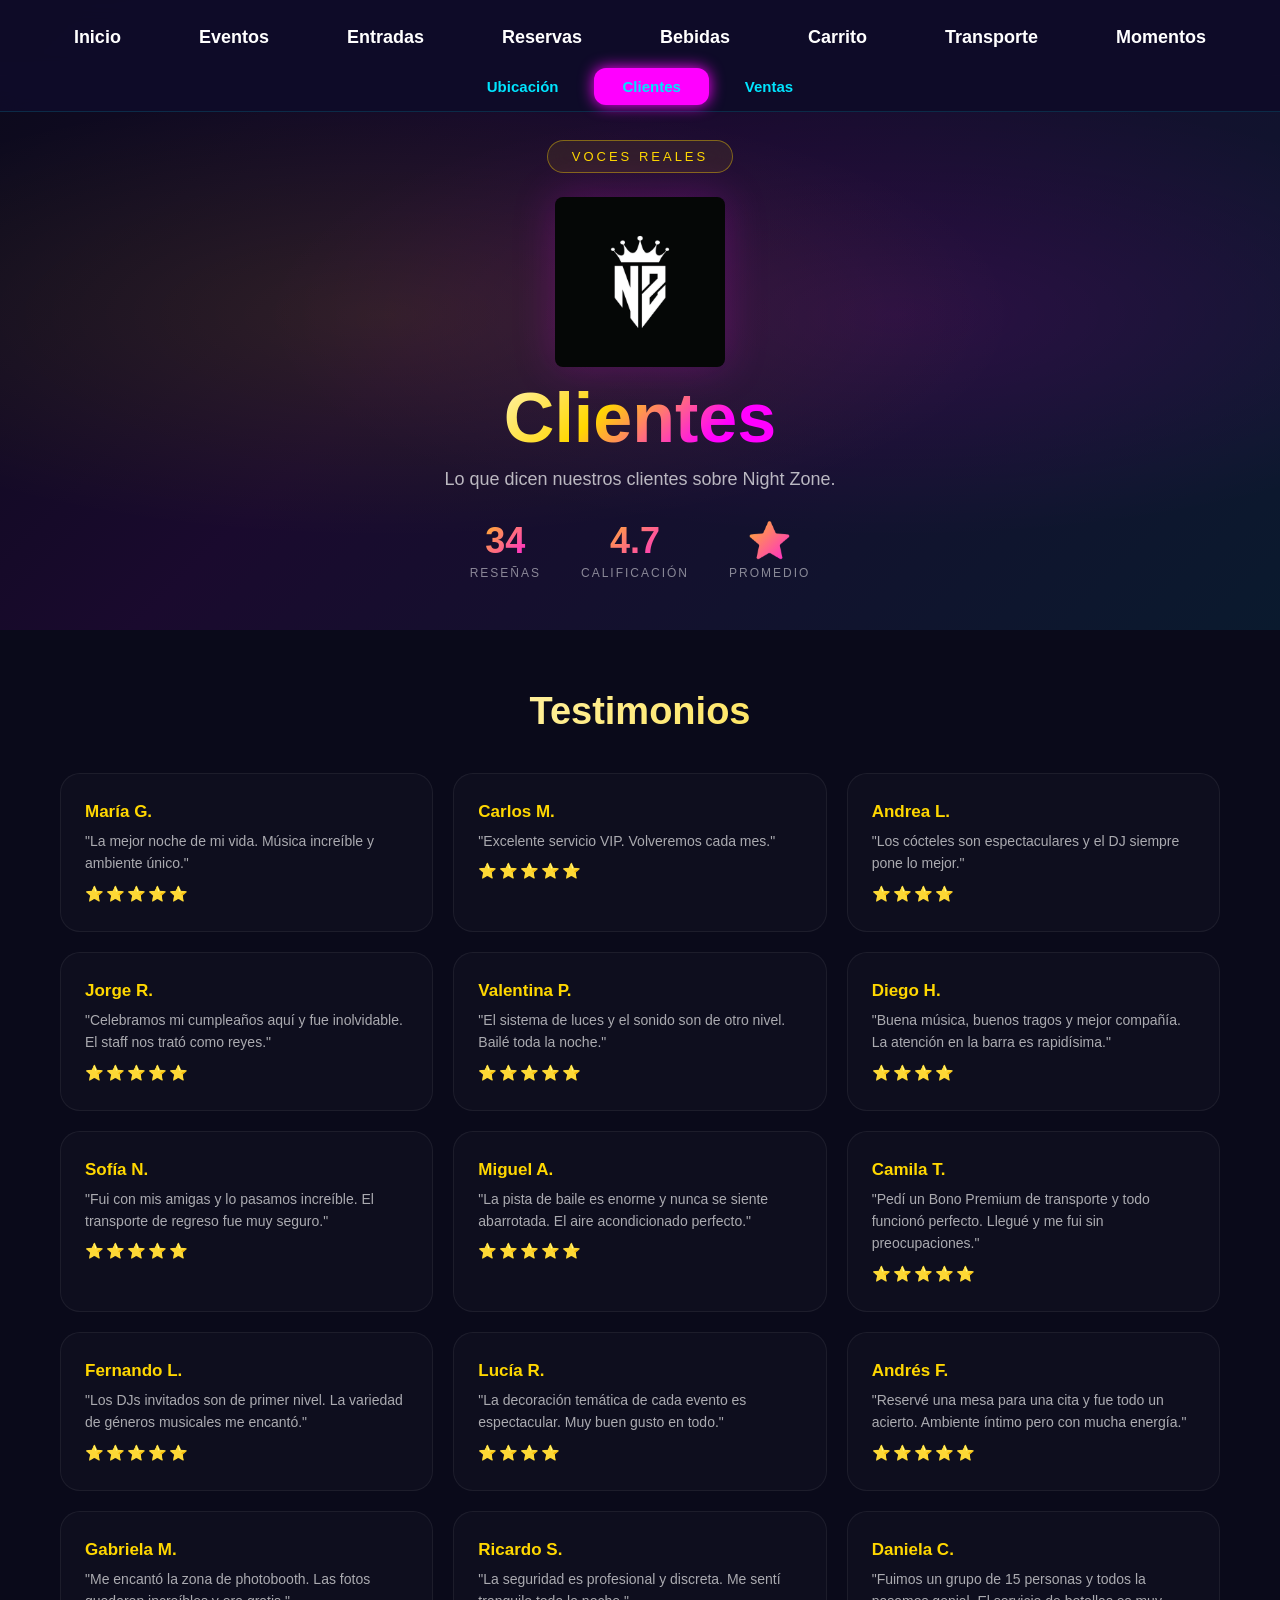
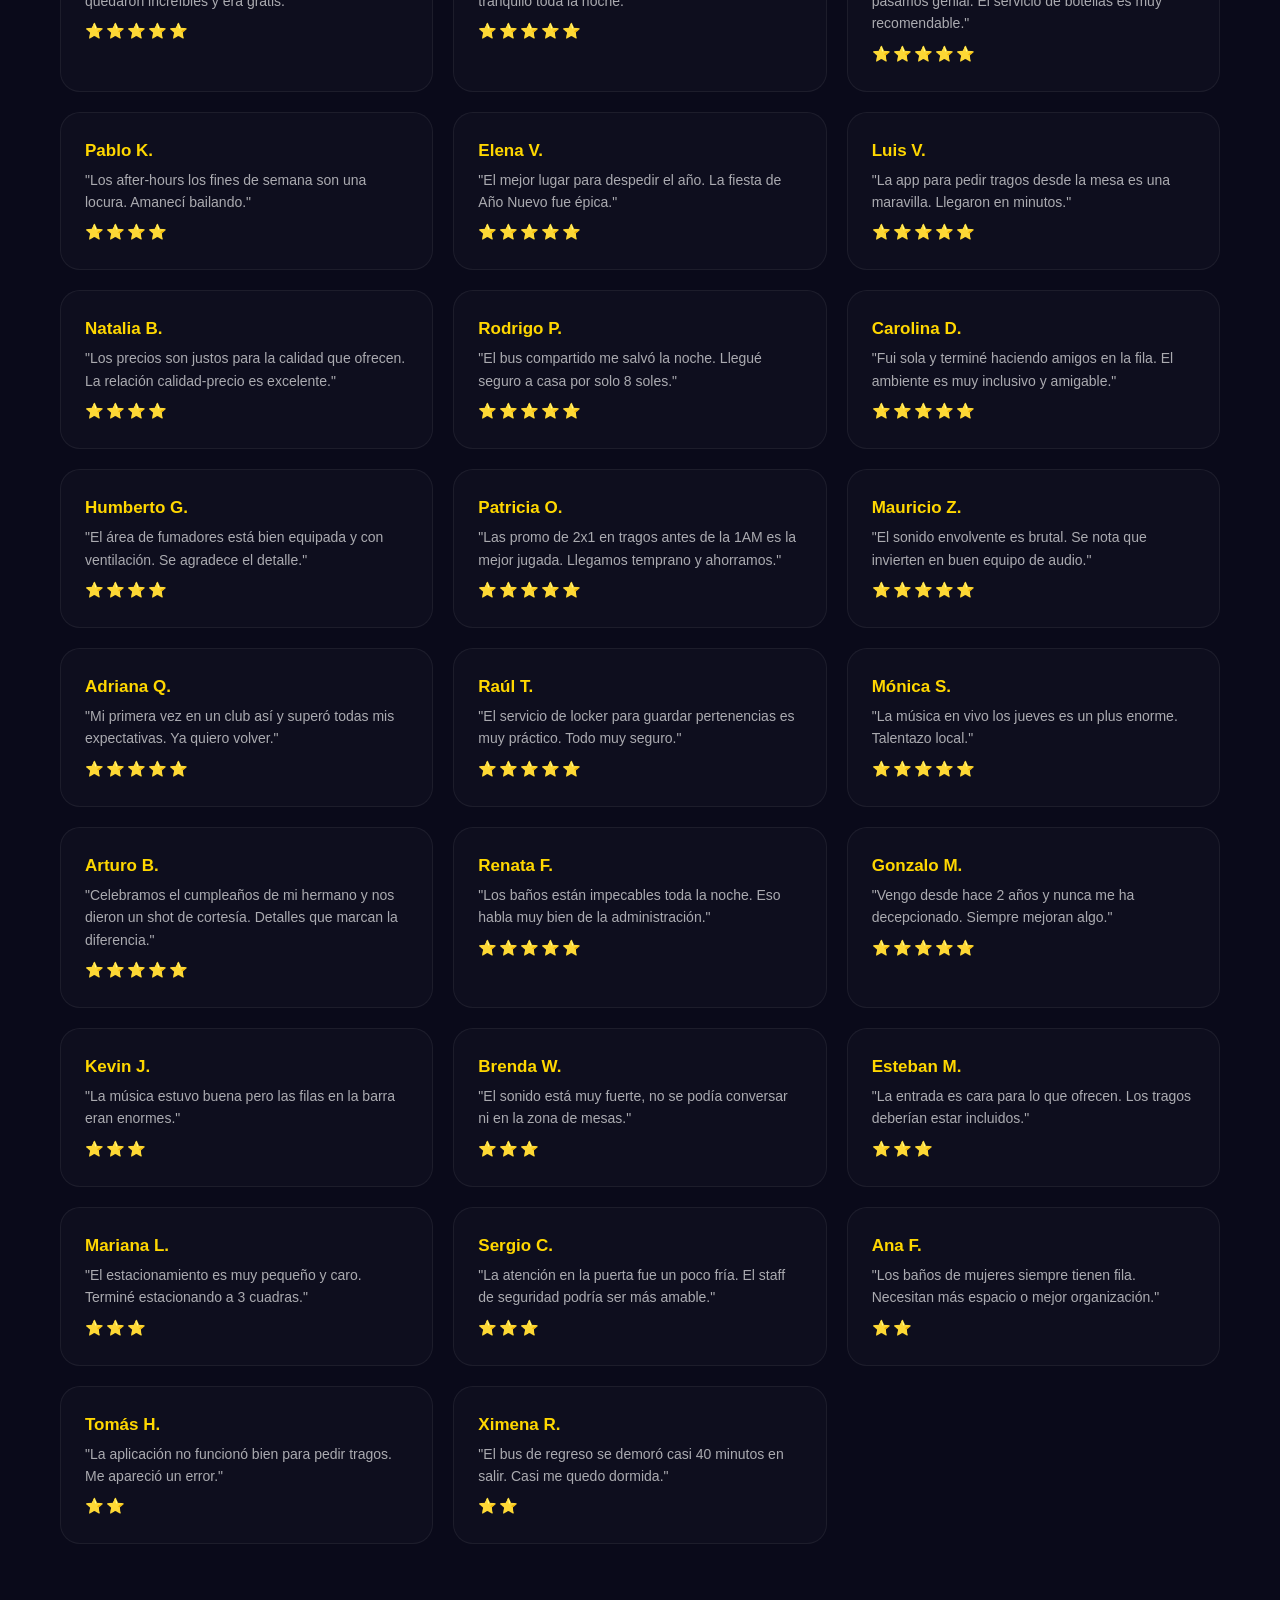
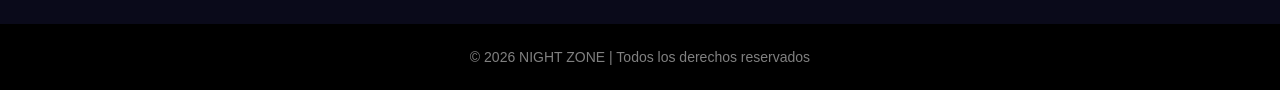
<file: clientes.html>
<!doctype html>
<html lang="es">
  <head>
    <meta charset="UTF-8" />
    <meta name="viewport" content="width=device-width,initial-scale=1.0" />
    <title>Clientes - Night Zone</title>
    <link rel="stylesheet" href="estilos.css" />
    <link rel="icon" type="image/png" href="imagenes.png" />
    <style>
      * {
        margin: 0;
        padding: 0;
        box-sizing: border-box;
      }
      body {
        background: #0a0a1a;
        color: #fff;
        font-family: Arial, Helvetica, sans-serif;
        overflow-x: hidden;
      }
      .page-hero {
        position: relative;
        min-height: 55vh;
        display: flex;
        align-items: center;
        justify-content: center;
        text-align: center;
        padding: 140px 20px 50px;
        overflow: hidden;
        background: linear-gradient(
          135deg,
          #0a0a1a 0%,
          #1a0a2e 40%,
          #0a1a2e 100%
        );
      }
      .page-hero::before {
        content: "";
        position: absolute;
        inset: 0;
        background:
          radial-gradient(
            ellipse at 30% 50%,
            rgba(255, 215, 0, 0.1) 0%,
            transparent 50%
          ),
          radial-gradient(
            ellipse at 70% 50%,
            rgba(255, 0, 255, 0.1) 0%,
            transparent 50%
          );
        z-index: 1;
        animation: heroPulse 6s ease-in-out infinite alternate;
      }
      @keyframes heroPulse {
        0% {
          opacity: 0.6;
        }
        100% {
          opacity: 1;
        }
      }
      .particles {
        position: absolute;
        inset: 0;
        z-index: 2;
        overflow: hidden;
      }
      .particle {
        position: absolute;
        width: 4px;
        height: 4px;
        background: #ffd700;
        border-radius: 50%;
        opacity: 0;
        animation: particleFloat 8s infinite;
        box-shadow:
          0 0 6px #ffd700,
          0 0 12px #ffd700;
      }
      .particle:nth-child(1) {
        left: 10%;
        animation-delay: 0s;
        animation-duration: 7s;
        background: #ff00ff;
        box-shadow: 0 0 6px #ff00ff;
      }
      .particle:nth-child(2) {
        left: 25%;
        animation-delay: 1.2s;
        animation-duration: 9s;
        width: 3px;
        height: 3px;
      }
      .particle:nth-child(3) {
        left: 40%;
        animation-delay: 2.5s;
        animation-duration: 6s;
      }
      .particle:nth-child(4) {
        left: 55%;
        animation-delay: 0.8s;
        animation-duration: 8s;
        width: 5px;
        height: 5px;
        background: #00e5ff;
        box-shadow: 0 0 6px #00e5ff;
      }
      .particle:nth-child(5) {
        left: 70%;
        animation-delay: 3s;
        animation-duration: 7s;
      }
      .particle:nth-child(6) {
        left: 85%;
        animation-delay: 2s;
        animation-duration: 9s;
        width: 3px;
        height: 3px;
        background: #ff00ff;
        box-shadow: 0 0 6px #ff00ff;
      }
      .particle:nth-child(7) {
        left: 50%;
        animation-delay: 4s;
        animation-duration: 6s;
        width: 5px;
        height: 5px;
      }
      .particle:nth-child(8) {
        left: 15%;
        animation-delay: 3.5s;
        animation-duration: 8s;
        background: #00e5ff;
        box-shadow: 0 0 6px #00e5ff;
      }
      @keyframes particleFloat {
        0% {
          transform: translateY(100vh) scale(0);
          opacity: 0;
        }
        20% {
          opacity: 1;
        }
        80% {
          opacity: 1;
        }
        100% {
          transform: translateY(-10vh) scale(1);
          opacity: 0;
        }
      }
      .hero-content {
        position: relative;
        z-index: 3;
        max-width: 700px;
      }
      .hero-badge {
        display: inline-block;
        padding: 8px 24px;
        border: 1px solid rgba(255, 215, 0, 0.4);
        border-radius: 50px;
        font-size: 13px;
        letter-spacing: 3px;
        text-transform: uppercase;
        color: #ffd700;
        margin-bottom: 24px;
        backdrop-filter: blur(10px);
        background: rgba(255, 215, 0, 0.08);
      }
      .hero-title {
        font-size: clamp(38px, 6vw, 70px);
        font-weight: 900;
        line-height: 1;
        margin-bottom: 16px;
        background: linear-gradient(135deg, #fff 0%, #ffd700 40%, #ff00ff 70%);
        -webkit-background-clip: text;
        -webkit-text-fill-color: transparent;
        background-clip: text;
        animation: heroTitle 4s ease-in-out infinite alternate;
      }
      @keyframes heroTitle {
        0% {
          background-position: 0% 50%;
        }
        100% {
          background-position: 100% 50%;
        }
      }
      .hero-sub {
        font-size: clamp(15px, 1.8vw, 18px);
        color: rgba(255, 255, 255, 0.7);
        margin-bottom: 10px;
      }
      .hero-stats {
        display: flex;
        gap: 40px;
        justify-content: center;
        margin-top: 30px;
        flex-wrap: wrap;
      }
      .hero-stat {
        text-align: center;
      }
      .hero-stat-num {
        font-size: 36px;
        font-weight: 900;
        background: linear-gradient(135deg, #ffd700, #ff00ff);
        -webkit-background-clip: text;
        -webkit-text-fill-color: transparent;
        background-clip: text;
      }
      .hero-stat-label {
        font-size: 12px;
        color: rgba(255, 255, 255, 0.5);
        text-transform: uppercase;
        letter-spacing: 2px;
        margin-top: 4px;
      }
      .section {
        padding: 60px 20px 80px;
      }
      .section-header {
        max-width: 1200px;
        margin: 0 auto 40px;
        padding: 0 20px;
        text-align: center;
      }
      .section-title {
        font-size: clamp(24px, 3.5vw, 38px);
        font-weight: 900;
        background: linear-gradient(135deg, #fff, #ffd700);
        -webkit-background-clip: text;
        -webkit-text-fill-color: transparent;
        background-clip: text;
      }
      .testimonios-grid {
        max-width: 1200px;
        margin: 0 auto;
        display: grid;
        grid-template-columns: repeat(auto-fill, minmax(320px, 1fr));
        gap: 20px;
        padding: 0 20px;
      }
      .testimonio-card {
        background: rgba(255, 255, 255, 0.02);
        border-radius: 20px;
        padding: 28px 24px;
        border: 1px solid rgba(255, 255, 255, 0.06);
        transition: 0.4s;
        text-align: left;
      }
      .testimonio-card:hover {
        transform: translateY(-6px);
        border-color: rgba(255, 215, 0, 0.2);
        box-shadow: 0 20px 60px rgba(255, 215, 0, 0.06);
      }
      .testimonio-card h3 {
        font-size: 17px;
        font-weight: 700;
        color: #ffd700;
        margin-bottom: 8px;
      }
      .testimonio-card p {
        font-size: 14px;
        color: rgba(255, 255, 255, 0.65);
        line-height: 1.6;
        margin-bottom: 10px;
      }
      .testimonio-stars {
        color: #ffd700;
        font-size: 15px;
        letter-spacing: 2px;
      }
      .reveal {
        opacity: 0;
        transform: translateY(40px);
        transition: 0.8s cubic-bezier(0.23, 1, 0.32, 1);
      }
      .reveal.visible {
        opacity: 1;
        transform: translateY(0);
      }
      .reveal-delay-1 {
        transition-delay: 0.05s;
      }
      .reveal-delay-2 {
        transition-delay: 0.1s;
      }
      .reveal-delay-3 {
        transition-delay: 0.15s;
      }
      .reveal-delay-4 {
        transition-delay: 0.2s;
      }
      .reveal-delay-5 {
        transition-delay: 0.25s;
      }
      .volver {
        display: inline-block;
        margin-bottom: 20px;
        color: #00e5ff;
        text-decoration: none;
        font-size: 16px;
        transition: 0.3s;
        position: absolute;
        top: 30px;
        left: 30px;
        z-index: 10;
      }
      .volver:hover {
        color: #ff00ff;
      }
      footer {
        background: #000;
        text-align: center;
        padding: 25px;
        margin-top: 0;
      }
      footer p {
        color: rgba(255, 255, 255, 0.5);
        font-size: 14px;
      }
      @media (max-width: 768px) {
        .page-hero {
          min-height: 45vh;
          padding: 120px 20px 40px;
        }
        .testimonios-grid {
          grid-template-columns: 1fr;
        }
        .hero-stats {
          gap: 24px;
        }
      }
    </style>
  </head>
  <body>
    <div class="tabs">
      <a href="index.html" class="tab-btn">Inicio</a>
      <a href="eventos.html" class="tab-btn">Eventos</a>
      <a href="entradas.html" class="tab-btn">Entradas</a>
      <a href="reservas.html" class="tab-btn">Reservas</a>
      <a href="bebidas.html" class="tab-btn">Bebidas</a>
      <a href="carrito.html" class="tab-btn"
        >Carrito <span class="cart-count">0</span></a
      >
      <a href="transporte.html" class="tab-btn">Transporte</a>
      <a href="galeria.html" class="tab-btn">Momentos</a>
    </div>
    <div class="tabs secundarias">
      <a href="ubicacion.html" class="tab-btn secundario">Ubicación</a>
      <a href="clientes.html" class="tab-btn secundario activo">Clientes</a>
      <a href="ventas.html" class="tab-btn secundario">Ventas</a>
    </div>

    <section class="page-hero">
      <div class="particles">
        <div class="particle"></div>
        <div class="particle"></div>
        <div class="particle"></div>
        <div class="particle"></div>
        <div class="particle"></div>
        <div class="particle"></div>
        <div class="particle"></div>
        <div class="particle"></div>
      </div>
      <div class="hero-content">
        <div class="hero-badge">Voces Reales</div>
        <img src="imagenes/NIGHT ZONE LOGO.jpg" alt="Night Zone Logo" class="logo-hero-sm"><h1 class="hero-title">Clientes</h1>
        <p class="hero-sub">Lo que dicen nuestros clientes sobre Night Zone.</p>
        <div class="hero-stats">
          <div class="hero-stat">
            <div class="hero-stat-num">34</div>
            <div class="hero-stat-label">Reseñas</div>
          </div>
          <div class="hero-stat">
            <div class="hero-stat-num">4.7</div>
            <div class="hero-stat-label">Calificación</div>
          </div>
          <div class="hero-stat">
            <div class="hero-stat-num">⭐</div>
            <div class="hero-stat-label">Promedio</div>
          </div>
        </div>
      </div>
    </section>

    <section class="section">
      <div class="section-header reveal">
        <h2 class="section-title">Testimonios</h2>
      </div>
      <div class="testimonios-grid">
        <div class="testimonio-card reveal reveal-delay-1">
          <h3>María G.</h3>
          <p>"La mejor noche de mi vida. Música increíble y ambiente único."</p>
          <div class="testimonio-stars">⭐⭐⭐⭐⭐</div>
        </div>
        <div class="testimonio-card reveal reveal-delay-2">
          <h3>Carlos M.</h3>
          <p>"Excelente servicio VIP. Volveremos cada mes."</p>
          <div class="testimonio-stars">⭐⭐⭐⭐⭐</div>
        </div>
        <div class="testimonio-card reveal reveal-delay-3">
          <h3>Andrea L.</h3>
          <p>
            "Los cócteles son espectaculares y el DJ siempre pone lo mejor."
          </p>
          <div class="testimonio-stars">⭐⭐⭐⭐</div>
        </div>
        <div class="testimonio-card reveal reveal-delay-4">
          <h3>Jorge R.</h3>
          <p>
            "Celebramos mi cumpleaños aquí y fue inolvidable. El staff nos trató
            como reyes."
          </p>
          <div class="testimonio-stars">⭐⭐⭐⭐⭐</div>
        </div>
        <div class="testimonio-card reveal reveal-delay-5">
          <h3>Valentina P.</h3>
          <p>
            "El sistema de luces y el sonido son de otro nivel. Bailé toda la
            noche."
          </p>
          <div class="testimonio-stars">⭐⭐⭐⭐⭐</div>
        </div>
        <div class="testimonio-card reveal reveal-delay-1">
          <h3>Diego H.</h3>
          <p>
            "Buena música, buenos tragos y mejor compañía. La atención en la
            barra es rapidísima."
          </p>
          <div class="testimonio-stars">⭐⭐⭐⭐</div>
        </div>
        <div class="testimonio-card reveal reveal-delay-2">
          <h3>Sofía N.</h3>
          <p>
            "Fui con mis amigas y lo pasamos increíble. El transporte de regreso
            fue muy seguro."
          </p>
          <div class="testimonio-stars">⭐⭐⭐⭐⭐</div>
        </div>
        <div class="testimonio-card reveal reveal-delay-3">
          <h3>Miguel A.</h3>
          <p>
            "La pista de baile es enorme y nunca se siente abarrotada. El aire
            acondicionado perfecto."
          </p>
          <div class="testimonio-stars">⭐⭐⭐⭐⭐</div>
        </div>
        <div class="testimonio-card reveal reveal-delay-4">
          <h3>Camila T.</h3>
          <p>
            "Pedí un Bono Premium de transporte y todo funcionó perfecto. Llegué
            y me fui sin preocupaciones."
          </p>
          <div class="testimonio-stars">⭐⭐⭐⭐⭐</div>
        </div>
        <div class="testimonio-card reveal reveal-delay-5">
          <h3>Fernando L.</h3>
          <p>
            "Los DJs invitados son de primer nivel. La variedad de géneros
            musicales me encantó."
          </p>
          <div class="testimonio-stars">⭐⭐⭐⭐⭐</div>
        </div>
        <div class="testimonio-card reveal reveal-delay-1">
          <h3>Lucía R.</h3>
          <p>
            "La decoración temática de cada evento es espectacular. Muy buen
            gusto en todo."
          </p>
          <div class="testimonio-stars">⭐⭐⭐⭐</div>
        </div>
        <div class="testimonio-card reveal reveal-delay-2">
          <h3>Andrés F.</h3>
          <p>
            "Reservé una mesa para una cita y fue todo un acierto. Ambiente
            íntimo pero con mucha energía."
          </p>
          <div class="testimonio-stars">⭐⭐⭐⭐⭐</div>
        </div>
        <div class="testimonio-card reveal reveal-delay-3">
          <h3>Gabriela M.</h3>
          <p>
            "Me encantó la zona de photobooth. Las fotos quedaron increíbles y
            era gratis."
          </p>
          <div class="testimonio-stars">⭐⭐⭐⭐⭐</div>
        </div>
        <div class="testimonio-card reveal reveal-delay-4">
          <h3>Ricardo S.</h3>
          <p>
            "La seguridad es profesional y discreta. Me sentí tranquilo toda la
            noche."
          </p>
          <div class="testimonio-stars">⭐⭐⭐⭐⭐</div>
        </div>
        <div class="testimonio-card reveal reveal-delay-5">
          <h3>Daniela C.</h3>
          <p>
            "Fuimos un grupo de 15 personas y todos la pasamos genial. El
            servicio de botellas es muy recomendable."
          </p>
          <div class="testimonio-stars">⭐⭐⭐⭐⭐</div>
        </div>
        <div class="testimonio-card reveal reveal-delay-1">
          <h3>Pablo K.</h3>
          <p>
            "Los after-hours los fines de semana son una locura. Amanecí
            bailando."
          </p>
          <div class="testimonio-stars">⭐⭐⭐⭐</div>
        </div>
        <div class="testimonio-card reveal reveal-delay-2">
          <h3>Elena V.</h3>
          <p>
            "El mejor lugar para despedir el año. La fiesta de Año Nuevo fue
            épica."
          </p>
          <div class="testimonio-stars">⭐⭐⭐⭐⭐</div>
        </div>
        <div class="testimonio-card reveal reveal-delay-3">
          <h3>Luis V.</h3>
          <p>
            "La app para pedir tragos desde la mesa es una maravilla. Llegaron
            en minutos."
          </p>
          <div class="testimonio-stars">⭐⭐⭐⭐⭐</div>
        </div>
        <div class="testimonio-card reveal reveal-delay-4">
          <h3>Natalia B.</h3>
          <p>
            "Los precios son justos para la calidad que ofrecen. La relación
            calidad-precio es excelente."
          </p>
          <div class="testimonio-stars">⭐⭐⭐⭐</div>
        </div>
        <div class="testimonio-card reveal reveal-delay-5">
          <h3>Rodrigo P.</h3>
          <p>
            "El bus compartido me salvó la noche. Llegué seguro a casa por solo
            8 soles."
          </p>
          <div class="testimonio-stars">⭐⭐⭐⭐⭐</div>
        </div>
        <div class="testimonio-card reveal reveal-delay-1">
          <h3>Carolina D.</h3>
          <p>
            "Fui sola y terminé haciendo amigos en la fila. El ambiente es muy
            inclusivo y amigable."
          </p>
          <div class="testimonio-stars">⭐⭐⭐⭐⭐</div>
        </div>
        <div class="testimonio-card reveal reveal-delay-2">
          <h3>Humberto G.</h3>
          <p>
            "El área de fumadores está bien equipada y con ventilación. Se
            agradece el detalle."
          </p>
          <div class="testimonio-stars">⭐⭐⭐⭐</div>
        </div>
        <div class="testimonio-card reveal reveal-delay-3">
          <h3>Patricia O.</h3>
          <p>
            "Las promo de 2x1 en tragos antes de la 1AM es la mejor jugada.
            Llegamos temprano y ahorramos."
          </p>
          <div class="testimonio-stars">⭐⭐⭐⭐⭐</div>
        </div>
        <div class="testimonio-card reveal reveal-delay-4">
          <h3>Mauricio Z.</h3>
          <p>
            "El sonido envolvente es brutal. Se nota que invierten en buen
            equipo de audio."
          </p>
          <div class="testimonio-stars">⭐⭐⭐⭐⭐</div>
        </div>
        <div class="testimonio-card reveal reveal-delay-5">
          <h3>Adriana Q.</h3>
          <p>
            "Mi primera vez en un club así y superó todas mis expectativas. Ya
            quiero volver."
          </p>
          <div class="testimonio-stars">⭐⭐⭐⭐⭐</div>
        </div>
        <div class="testimonio-card reveal reveal-delay-1">
          <h3>Raúl T.</h3>
          <p>
            "El servicio de locker para guardar pertenencias es muy práctico.
            Todo muy seguro."
          </p>
          <div class="testimonio-stars">⭐⭐⭐⭐⭐</div>
        </div>
        <div class="testimonio-card reveal reveal-delay-2">
          <h3>Mónica S.</h3>
          <p>
            "La música en vivo los jueves es un plus enorme. Talentazo local."
          </p>
          <div class="testimonio-stars">⭐⭐⭐⭐⭐</div>
        </div>
        <div class="testimonio-card reveal reveal-delay-3">
          <h3>Arturo B.</h3>
          <p>
            "Celebramos el cumpleaños de mi hermano y nos dieron un shot de
            cortesía. Detalles que marcan la diferencia."
          </p>
          <div class="testimonio-stars">⭐⭐⭐⭐⭐</div>
        </div>
        <div class="testimonio-card reveal reveal-delay-4">
          <h3>Renata F.</h3>
          <p>
            "Los baños están impecables toda la noche. Eso habla muy bien de la
            administración."
          </p>
          <div class="testimonio-stars">⭐⭐⭐⭐⭐</div>
        </div>
        <div class="testimonio-card reveal reveal-delay-5">
          <h3>Gonzalo M.</h3>
          <p>
            "Vengo desde hace 2 años y nunca me ha decepcionado. Siempre mejoran
            algo."
          </p>
          <div class="testimonio-stars">⭐⭐⭐⭐⭐</div>
        </div>
        <div class="testimonio-card reveal reveal-delay-1">
          <h3>Kevin J.</h3>
          <p>
            "La música estuvo buena pero las filas en la barra eran enormes."
          </p>
          <div class="testimonio-stars">⭐⭐⭐</div>
        </div>
        <div class="testimonio-card reveal reveal-delay-2">
          <h3>Brenda W.</h3>
          <p>
            "El sonido está muy fuerte, no se podía conversar ni en la zona de
            mesas."
          </p>
          <div class="testimonio-stars">⭐⭐⭐</div>
        </div>
        <div class="testimonio-card reveal reveal-delay-3">
          <h3>Esteban M.</h3>
          <p>
            "La entrada es cara para lo que ofrecen. Los tragos deberían estar
            incluidos."
          </p>
          <div class="testimonio-stars">⭐⭐⭐</div>
        </div>
        <div class="testimonio-card reveal reveal-delay-4">
          <h3>Mariana L.</h3>
          <p>
            "El estacionamiento es muy pequeño y caro. Terminé estacionando a 3
            cuadras."
          </p>
          <div class="testimonio-stars">⭐⭐⭐</div>
        </div>
        <div class="testimonio-card reveal reveal-delay-5">
          <h3>Sergio C.</h3>
          <p>
            "La atención en la puerta fue un poco fría. El staff de seguridad
            podría ser más amable."
          </p>
          <div class="testimonio-stars">⭐⭐⭐</div>
        </div>
        <div class="testimonio-card reveal reveal-delay-1">
          <h3>Ana F.</h3>
          <p>
            "Los baños de mujeres siempre tienen fila. Necesitan más espacio o
            mejor organización."
          </p>
          <div class="testimonio-stars">⭐⭐</div>
        </div>
        <div class="testimonio-card reveal reveal-delay-2">
          <h3>Tomás H.</h3>
          <p>
            "La aplicación no funcionó bien para pedir tragos. Me apareció un
            error."
          </p>
          <div class="testimonio-stars">⭐⭐</div>
        </div>
        <div class="testimonio-card reveal reveal-delay-3">
          <h3>Ximena R.</h3>
          <p>
            "El bus de regreso se demoró casi 40 minutos en salir. Casi me quedo
            dormida."
          </p>
          <div class="testimonio-stars">⭐⭐</div>
        </div>
      </div>
    </section>

    <footer><p>© 2026 NIGHT ZONE | Todos los derechos reservados</p></footer>
    <script src="carrito.js"></script>
    <script>
      function revealOnScroll() {
        const r = document.querySelectorAll(".reveal");
        const h = window.innerHeight;
        r.forEach((e) => {
          if (e.getBoundingClientRect().top < h - 60)
            e.classList.add("visible");
        });
      }
      window.addEventListener("scroll", revealOnScroll);
      window.addEventListener("load", revealOnScroll);
    </script>
  </body>
</html>
</file>
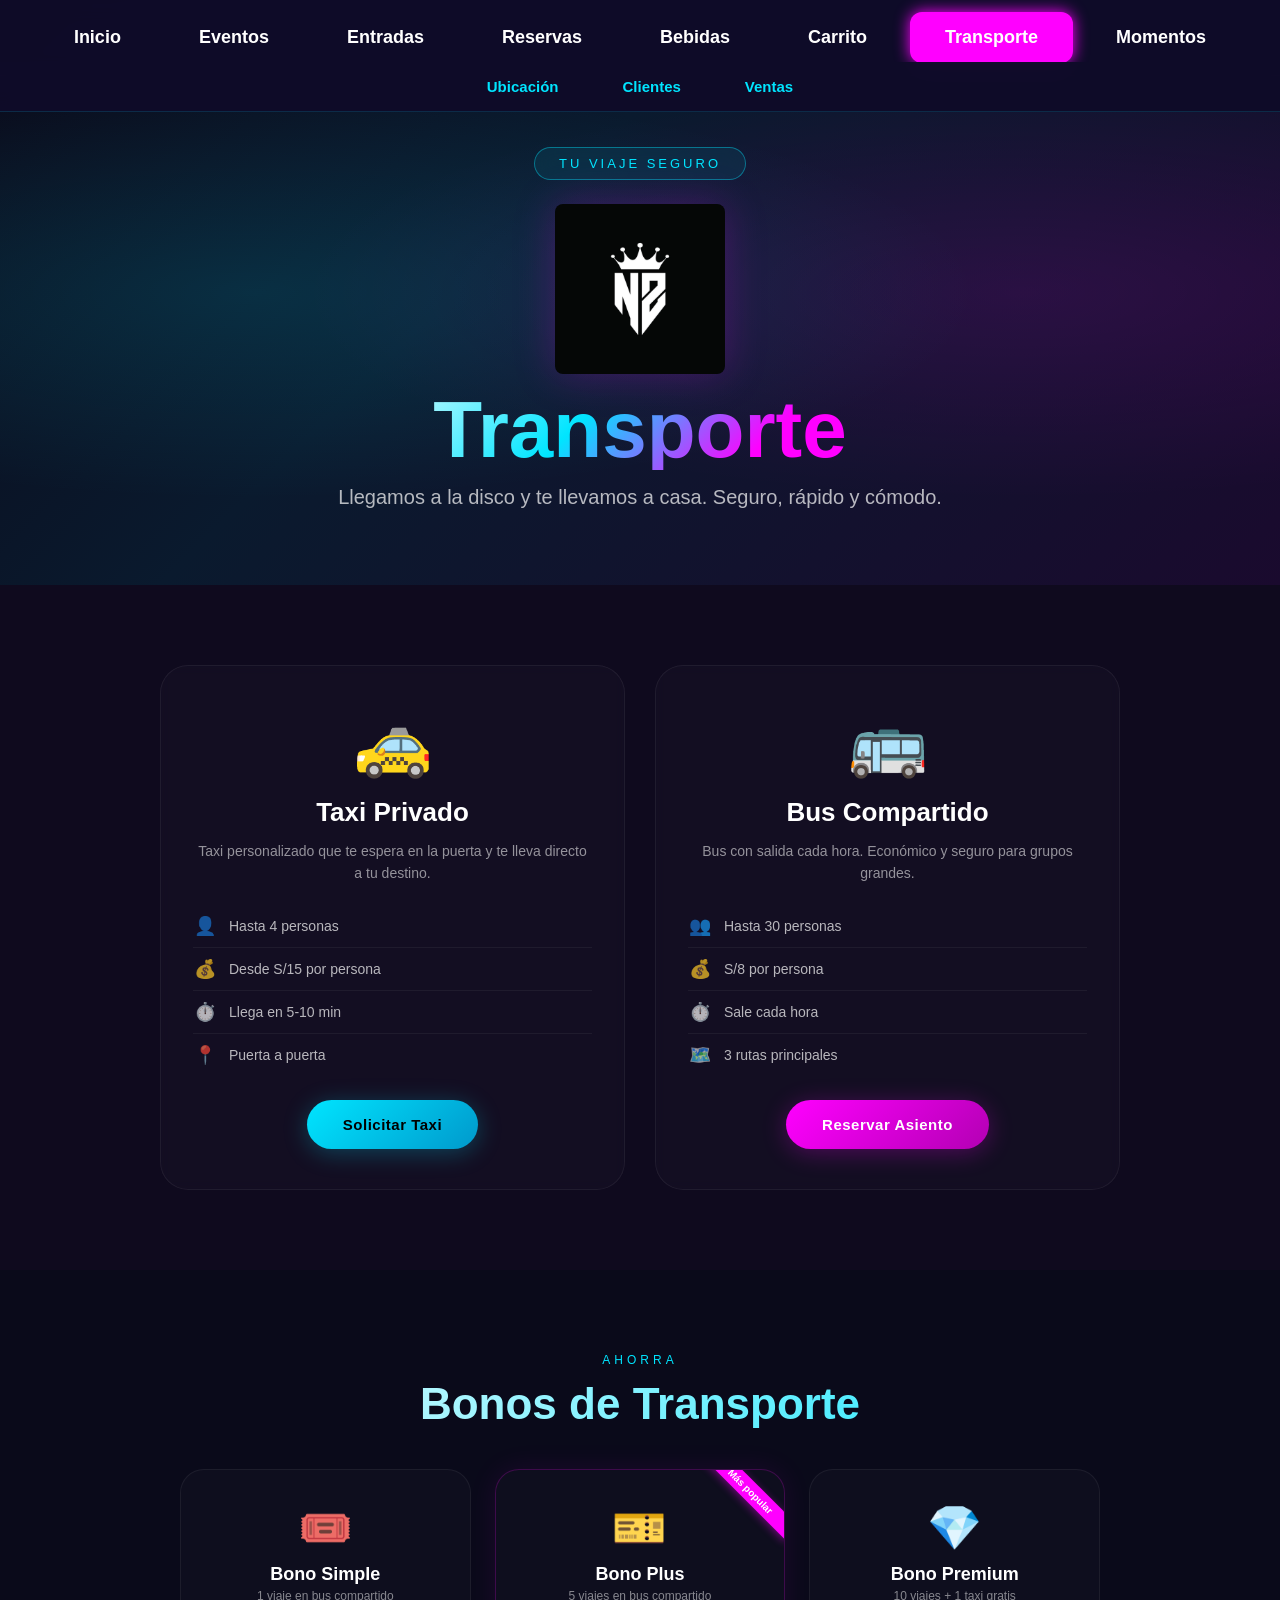
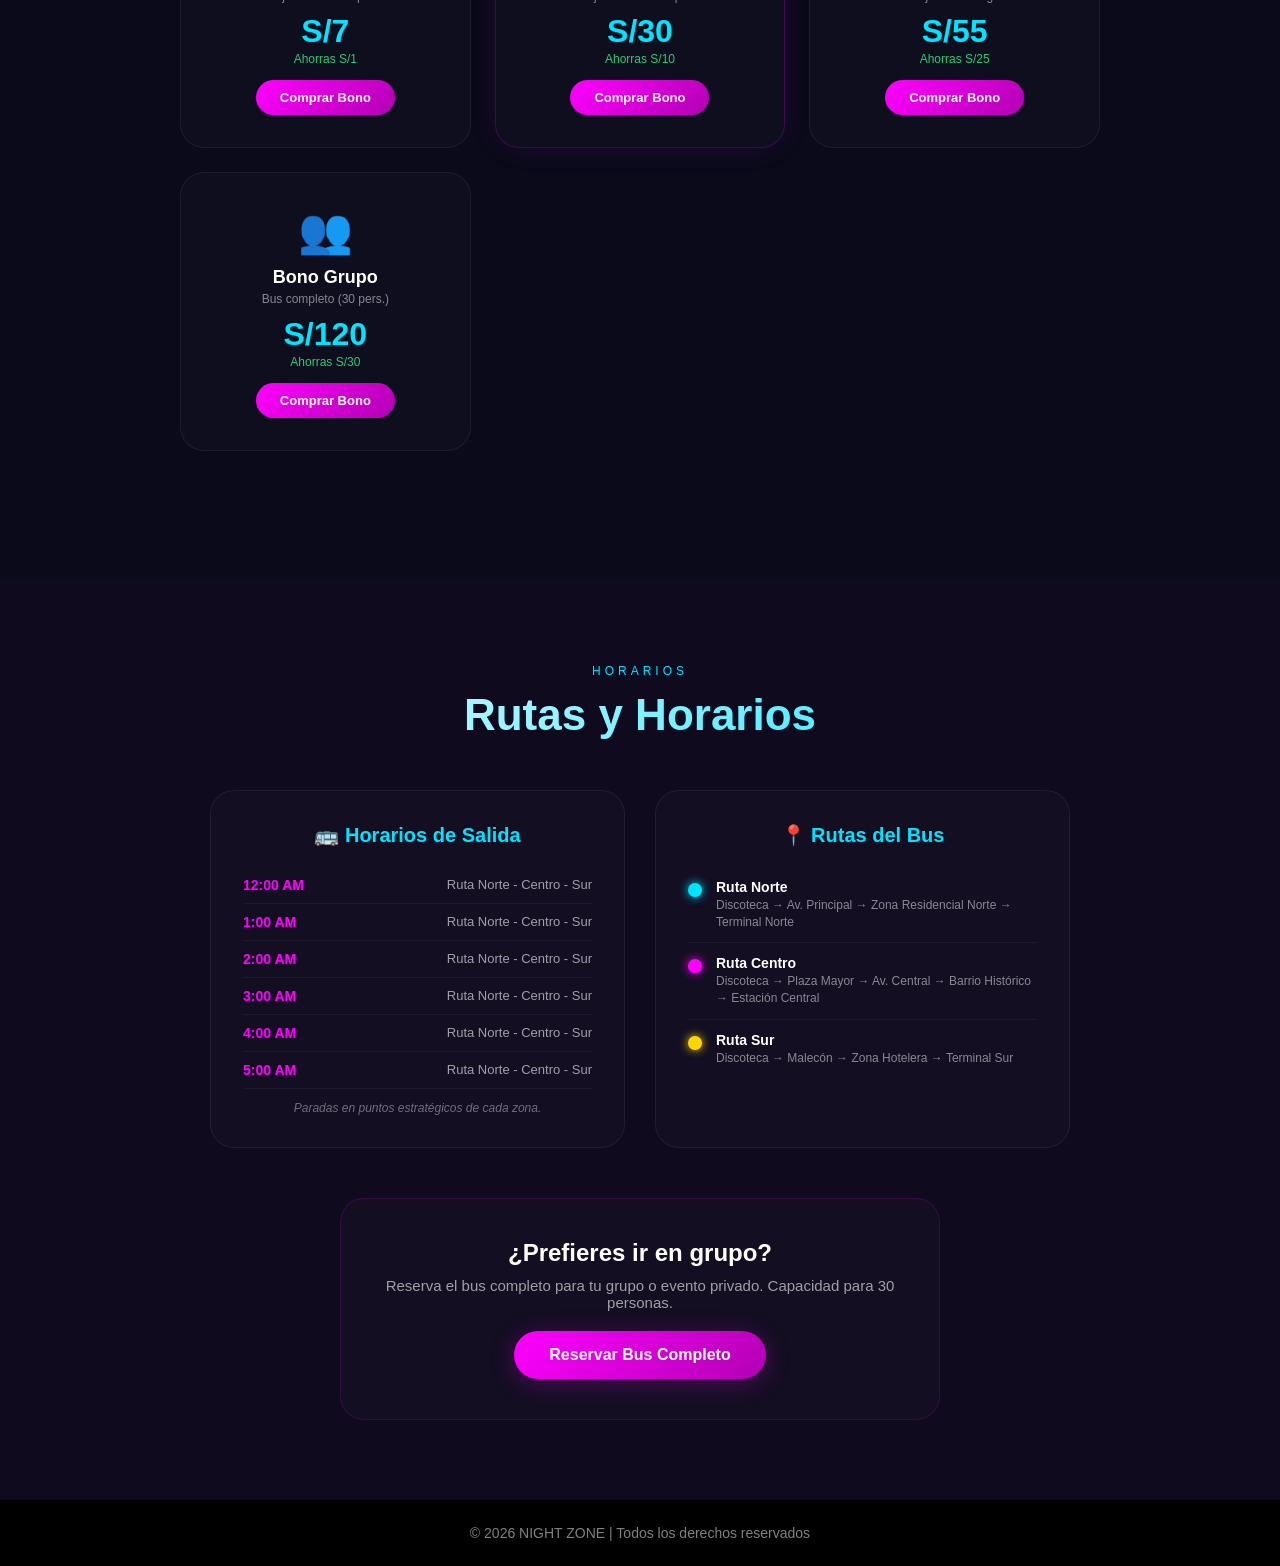
<file: transporte.html>
<!doctype html>
<html lang="es">
  <head>
    <meta charset="UTF-8" />
    <meta name="viewport" content="width=device-width,initial-scale=1.0" />
    <title>Transporte - Night Zone</title>
    <link rel="stylesheet" href="estilos.css" />
    <link rel="icon" type="image/png" href="imagenes.png" />
    <style>
      * {
        margin: 0;
        padding: 0;
        box-sizing: border-box;
      }
      body {
        background: #0a0a1a;
        color: #fff;
        font-family: Arial, Helvetica, sans-serif;
        overflow-x: hidden;
      }
      .page-hero {
        position: relative;
        min-height: 65vh;
        display: flex;
        align-items: center;
        justify-content: center;
        text-align: center;
        padding: 140px 20px 60px;
        overflow: hidden;
        background: linear-gradient(
          135deg,
          #0a0a1a 0%,
          #0a1a2e 40%,
          #1a0a2e 100%
        );
      }
      .page-hero::before {
        content: "";
        position: absolute;
        inset: 0;
        background:
          radial-gradient(
            ellipse at 20% 50%,
            rgba(0, 229, 255, 0.12) 0%,
            transparent 50%
          ),
          radial-gradient(
            ellipse at 80% 50%,
            rgba(255, 0, 255, 0.1) 0%,
            transparent 50%
          );
        z-index: 1;
        animation: heroPulse 6s ease-in-out infinite alternate;
      }
      @keyframes heroPulse {
        0% {
          opacity: 0.6;
        }
        100% {
          opacity: 1;
        }
      }
      .particles {
        position: absolute;
        inset: 0;
        z-index: 2;
        overflow: hidden;
      }
      .particle {
        position: absolute;
        width: 4px;
        height: 4px;
        background: #00e5ff;
        border-radius: 50%;
        opacity: 0;
        animation: particleFloat 8s infinite;
        box-shadow:
          0 0 6px #00e5ff,
          0 0 12px #00e5ff;
      }
      .particle:nth-child(1) {
        left: 10%;
        animation-delay: 0s;
        animation-duration: 7s;
        background: #ff00ff;
        box-shadow: 0 0 6px #ff00ff;
      }
      .particle:nth-child(2) {
        left: 25%;
        animation-delay: 1.2s;
        animation-duration: 9s;
        width: 3px;
        height: 3px;
      }
      .particle:nth-child(3) {
        left: 40%;
        animation-delay: 2.5s;
        animation-duration: 6s;
      }
      .particle:nth-child(4) {
        left: 55%;
        animation-delay: 0.8s;
        animation-duration: 8s;
        width: 5px;
        height: 5px;
        background: #ffd700;
        box-shadow: 0 0 6px #ffd700;
      }
      .particle:nth-child(5) {
        left: 70%;
        animation-delay: 3s;
        animation-duration: 7s;
      }
      .particle:nth-child(6) {
        left: 85%;
        animation-delay: 2s;
        animation-duration: 9s;
        width: 3px;
        height: 3px;
        background: #ff00ff;
        box-shadow: 0 0 6px #ff00ff;
      }
      .particle:nth-child(7) {
        left: 50%;
        animation-delay: 4s;
        animation-duration: 6s;
        width: 5px;
        height: 5px;
      }
      .particle:nth-child(8) {
        left: 15%;
        animation-delay: 3.5s;
        animation-duration: 8s;
        background: #ffd700;
        box-shadow: 0 0 6px #ffd700;
      }
      @keyframes particleFloat {
        0% {
          transform: translateY(100vh) scale(0);
          opacity: 0;
        }
        20% {
          opacity: 1;
        }
        80% {
          opacity: 1;
        }
        100% {
          transform: translateY(-10vh) scale(1);
          opacity: 0;
        }
      }
      .hero-content {
        position: relative;
        z-index: 3;
        max-width: 800px;
      }
      .hero-badge {
        display: inline-block;
        padding: 8px 24px;
        border: 1px solid rgba(0, 229, 255, 0.4);
        border-radius: 50px;
        font-size: 13px;
        letter-spacing: 3px;
        text-transform: uppercase;
        color: #00e5ff;
        margin-bottom: 24px;
        backdrop-filter: blur(10px);
        background: rgba(0, 229, 255, 0.08);
      }
      .hero-title {
        font-size: clamp(42px, 7vw, 80px);
        font-weight: 900;
        line-height: 1;
        margin-bottom: 16px;
        background: linear-gradient(135deg, #fff 0%, #00e5ff 40%, #ff00ff 70%);
        -webkit-background-clip: text;
        -webkit-text-fill-color: transparent;
        background-clip: text;
        animation: heroTitle 4s ease-in-out infinite alternate;
      }
      @keyframes heroTitle {
        0% {
          background-position: 0% 50%;
        }
        100% {
          background-position: 100% 50%;
        }
      }
      .hero-sub {
        font-size: clamp(16px, 2vw, 20px);
        color: rgba(255, 255, 255, 0.7);
        margin-bottom: 10px;
      }
      .section {
        padding: 80px 20px;
        position: relative;
      }
      .section:nth-child(even) {
        background: rgba(255, 0, 255, 0.02);
      }
      .section-header {
        max-width: 1200px;
        margin: 0 auto 40px;
        padding: 0 20px;
        text-align: center;
      }
      .section-tag {
        display: inline-block;
        font-size: 12px;
        letter-spacing: 4px;
        text-transform: uppercase;
        color: #00e5ff;
        margin-bottom: 12px;
      }
      .section-title {
        font-size: clamp(28px, 4vw, 44px);
        font-weight: 900;
        background: linear-gradient(135deg, #fff, #00e5ff);
        -webkit-background-clip: text;
        -webkit-text-fill-color: transparent;
        background-clip: text;
      }
      .transporte-grid {
        display: grid;
        grid-template-columns: repeat(auto-fit, minmax(380px, 1fr));
        gap: 30px;
        max-width: 1000px;
        margin: 0 auto;
        padding: 0 20px;
      }
      .transporte-card {
        background: rgba(255, 255, 255, 0.02);
        border-radius: 28px;
        padding: 40px 32px;
        transition: 0.5s;
        text-align: center;
        border: 1px solid rgba(255, 255, 255, 0.06);
        position: relative;
        overflow: hidden;
      }
      .transporte-card:hover {
        transform: translateY(-12px);
      }
      .transporte-card.taxi:hover {
        box-shadow: 0 0 60px rgba(0, 229, 255, 0.12);
        border-color: rgba(0, 229, 255, 0.25);
      }
      .transporte-card.bus:hover {
        box-shadow: 0 0 60px rgba(255, 0, 255, 0.12);
        border-color: rgba(255, 0, 255, 0.25);
      }
      .transporte-icono {
        font-size: 64px;
        margin-bottom: 16px;
        animation: float 3s ease-in-out infinite;
      }
      @keyframes float {
        0%,
        100% {
          transform: translateY(0);
        }
        50% {
          transform: translateY(-10px);
        }
      }
      .transporte-card h3 {
        font-size: 26px;
        font-weight: 800;
        margin-bottom: 12px;
        color: #fff;
      }
      .transporte-desc {
        color: rgba(255, 255, 255, 0.55);
        font-size: 14px;
        margin-bottom: 20px;
        line-height: 1.6;
      }
      .transporte-detalles {
        text-align: left;
        margin-bottom: 24px;
      }
      .detalle {
        display: flex;
        align-items: center;
        gap: 12px;
        padding: 10px 0;
        border-bottom: 1px solid rgba(255, 255, 255, 0.05);
        font-size: 14px;
        color: rgba(255, 255, 255, 0.7);
      }
      .detalle-icono {
        font-size: 18px;
        min-width: 24px;
        text-align: center;
      }
      .btn-transporte {
        padding: 16px 36px;
        border: none;
        border-radius: 50px;
        font-weight: 700;
        font-size: 15px;
        cursor: pointer;
        transition: 0.4s;
        display: inline-block;
        letter-spacing: 0.5px;
      }
      .btn-taxi {
        background: linear-gradient(135deg, #00e5ff, #0099cc);
        color: #000;
        box-shadow: 0 4px 25px rgba(0, 229, 255, 0.25);
      }
      .btn-taxi:hover {
        transform: translateY(-3px) scale(1.02);
        box-shadow: 0 8px 40px rgba(0, 229, 255, 0.4);
      }
      .btn-bus {
        background: linear-gradient(135deg, #ff00ff, #b300b3);
        color: #fff;
        box-shadow: 0 4px 25px rgba(255, 0, 255, 0.25);
      }
      .btn-bus:hover {
        transform: translateY(-3px) scale(1.02);
        box-shadow: 0 8px 40px rgba(255, 0, 255, 0.4);
      }
      .bonos-grid {
        display: grid;
        grid-template-columns: repeat(auto-fit, minmax(220px, 1fr));
        gap: 24px;
        max-width: 960px;
        margin: 0 auto 50px;
        padding: 0 20px;
      }
      .bono-card {
        background: rgba(255, 255, 255, 0.02);
        border-radius: 24px;
        padding: 32px 24px;
        text-align: center;
        cursor: pointer;
        transition: 0.4s;
        border: 1px solid rgba(255, 255, 255, 0.06);
        position: relative;
        overflow: hidden;
      }
      .bono-card:hover {
        transform: translateY(-8px);
        border-color: rgba(0, 229, 255, 0.3);
        box-shadow: 0 0 40px rgba(0, 229, 255, 0.1);
      }
      .bono-popular {
        border-color: rgba(255, 0, 255, 0.2);
        box-shadow: 0 0 30px rgba(255, 0, 255, 0.08);
      }
      .bono-popular:hover {
        border-color: #ff00ff;
        box-shadow: 0 0 50px rgba(255, 0, 255, 0.2);
      }
      .bono-badge {
        position: absolute;
        top: 12px;
        right: -26px;
        background: #ff00ff;
        color: #fff;
        font-size: 10px;
        font-weight: 700;
        padding: 4px 30px;
        transform: rotate(45deg);
        box-shadow: 0 2px 8px rgba(255, 0, 255, 0.4);
      }
      .bono-icono {
        font-size: 44px;
        margin-bottom: 10px;
      }
      .bono-card h3 {
        font-size: 18px;
        font-weight: 800;
        color: #fff;
        margin-bottom: 4px;
      }
      .bono-desc {
        font-size: 12px;
        color: rgba(255, 255, 255, 0.5);
        margin-bottom: 10px;
      }
      .bono-precio {
        font-size: 32px;
        font-weight: 900;
        color: #00e5ff;
        margin-bottom: 2px;
      }
      .bono-ahorro {
        font-size: 12px;
        color: #2ecc71;
        margin-bottom: 14px;
      }
      .btn-bono {
        padding: 10px 24px;
        border: none;
        border-radius: 50px;
        background: linear-gradient(135deg, #ff00ff, #b300b3);
        color: #fff;
        font-weight: 700;
        font-size: 13px;
        cursor: pointer;
        transition: 0.3s;
      }
      .btn-bono:hover {
        transform: scale(1.05);
        box-shadow: 0 0 20px rgba(255, 0, 255, 0.3);
      }
      .info-grid {
        display: grid;
        grid-template-columns: repeat(auto-fit, minmax(340px, 1fr));
        gap: 30px;
        max-width: 900px;
        margin: 50px auto 0;
        padding: 0 20px;
      }
      .info-card {
        background: rgba(255, 255, 255, 0.02);
        border-radius: 24px;
        padding: 32px;
        border: 1px solid rgba(255, 255, 255, 0.06);
      }
      .info-card h4 {
        font-size: 20px;
        font-weight: 700;
        color: #00e5ff;
        margin-bottom: 20px;
        text-align: center;
      }
      .horario-item {
        display: flex;
        justify-content: space-between;
        padding: 10px 0;
        border-bottom: 1px solid rgba(255, 255, 255, 0.05);
        gap: 12px;
      }
      .horario-hora {
        font-weight: 700;
        color: #ff00ff;
        white-space: nowrap;
        font-size: 14px;
      }
      .horario-ruta {
        font-size: 13px;
        color: rgba(255, 255, 255, 0.6);
        text-align: right;
      }
      .horario-nota {
        margin-top: 12px;
        font-size: 12px;
        color: rgba(255, 255, 255, 0.4);
        text-align: center;
        font-style: italic;
      }
      .ruta-item {
        display: flex;
        gap: 14px;
        padding: 12px 0;
        border-bottom: 1px solid rgba(255, 255, 255, 0.05);
      }
      .ruta-circulo {
        min-width: 14px;
        width: 14px;
        height: 14px;
        border-radius: 50%;
        margin-top: 4px;
      }
      .ruta-norte {
        background: #00e5ff;
        box-shadow: 0 0 10px #00e5ff;
      }
      .ruta-centro {
        background: #ff00ff;
        box-shadow: 0 0 10px #ff00ff;
      }
      .ruta-sur {
        background: #ffd700;
        box-shadow: 0 0 10px #ffd700;
      }
      .ruta-item strong {
        font-size: 14px;
        color: #fff;
        display: block;
        margin-bottom: 2px;
      }
      .ruta-item p {
        font-size: 12px;
        color: rgba(255, 255, 255, 0.5);
      }
      .transporte-cta {
        max-width: 600px;
        margin: 50px auto 0;
        background: rgba(255, 255, 255, 0.02);
        border-radius: 24px;
        padding: 40px;
        border: 1px solid rgba(255, 0, 255, 0.15);
        text-align: center;
      }
      .transporte-cta h3 {
        font-size: 24px;
        font-weight: 800;
        margin-bottom: 10px;
      }
      .transporte-cta p {
        color: rgba(255, 255, 255, 0.6);
        font-size: 15px;
        margin-bottom: 20px;
      }
      .boton {
        display: inline-block;
        padding: 15px 35px;
        background: linear-gradient(135deg, #ff00ff, #b300b3);
        color: #fff;
        text-decoration: none;
        border-radius: 50px;
        font-size: 16px;
        font-weight: 700;
        transition: 0.3s;
        border: none;
        cursor: pointer;
        box-shadow: 0 4px 25px rgba(255, 0, 255, 0.25);
      }
      .boton:hover {
        transform: translateY(-3px);
        box-shadow: 0 8px 40px rgba(255, 0, 255, 0.4);
      }
      .reveal {
        opacity: 0;
        transform: translateY(40px);
        transition: 0.8s cubic-bezier(0.23, 1, 0.32, 1);
      }
      .reveal.visible {
        opacity: 1;
        transform: translateY(0);
      }
      .reveal-delay-1 {
        transition-delay: 0.1s;
      }
      .reveal-delay-2 {
        transition-delay: 0.2s;
      }
      .reveal-delay-3 {
        transition-delay: 0.3s;
      }
      .reveal-delay-4 {
        transition-delay: 0.4s;
      }
      .volver {
        display: inline-block;
        margin-bottom: 20px;
        color: #00e5ff;
        text-decoration: none;
        font-size: 16px;
        transition: 0.3s;
        position: absolute;
        top: 30px;
        left: 30px;
        z-index: 10;
      }
      .volver:hover {
        color: #ff00ff;
      }
      footer {
        background: #000;
        text-align: center;
        padding: 25px;
        margin-top: 0;
      }
      footer p {
        color: rgba(255, 255, 255, 0.5);
        font-size: 14px;
      }
      @media (max-width: 768px) {
        .page-hero {
          min-height: 55vh;
          padding: 120px 20px 40px;
        }
        .transporte-grid {
          grid-template-columns: 1fr;
        }
        .info-grid {
          grid-template-columns: 1fr;
        }
      }
      .modal-campo {
        margin-bottom: 16px;
        text-align: left;
      }
      .modal-campo label {
        display: block;
        font-size: 12px;
        color: rgba(255, 255, 255, 0.5);
        text-transform: uppercase;
        letter-spacing: 1px;
        margin-bottom: 6px;
      }
      .modal-campo input,
      .modal-campo select {
        width: 100%;
        padding: 14px 18px;
        border: none;
        border-radius: 10px;
        font-size: 15px;
        background: rgba(255, 255, 255, 0.1);
        color: #fff;
        outline: none;
        transition: 0.3s;
        box-sizing: border-box;
      }
      .modal-campo input:focus,
      .modal-campo select:focus {
        background: rgba(255, 255, 255, 0.18);
        box-shadow: 0 0 12px rgba(0, 229, 255, 0.3);
      }
      .modal-campo select option {
        background: #1a1a2e;
        color: #fff;
      }
      .modal-precio {
        font-size: 16px;
        color: rgba(255, 255, 255, 0.8);
        text-align: center;
        margin: 16px 0 10px;
        padding: 12px;
        background: rgba(0, 229, 255, 0.08);
        border-radius: 10px;
      }
      .modal-precio strong {
        color: #00e5ff;
        font-size: 20px;
      }
    </style>
  </head>
  <body>
    <div class="tabs">
      <a href="index.html" class="tab-btn">Inicio</a>
      <a href="eventos.html" class="tab-btn">Eventos</a>
      <a href="entradas.html" class="tab-btn">Entradas</a>
      <a href="reservas.html" class="tab-btn">Reservas</a>
      <a href="bebidas.html" class="tab-btn">Bebidas</a>
      <a href="carrito.html" class="tab-btn"
        >Carrito <span class="cart-count">0</span></a
      >
      <a href="transporte.html" class="tab-btn activo">Transporte</a>
      <a href="galeria.html" class="tab-btn">Momentos</a>
    </div>
    <div class="tabs secundarias">
      <a href="ubicacion.html" class="tab-btn secundario">Ubicación</a>
      <a href="clientes.html" class="tab-btn secundario">Clientes</a>
      <a href="ventas.html" class="tab-btn secundario">Ventas</a>
    </div>

    <section class="page-hero">
      <div class="particles">
        <div class="particle"></div>
        <div class="particle"></div>
        <div class="particle"></div>
        <div class="particle"></div>
        <div class="particle"></div>
        <div class="particle"></div>
        <div class="particle"></div>
        <div class="particle"></div>
      </div>
      <div class="hero-content">
        <div class="hero-badge">Tu Viaje Seguro</div>
        <img src="imagenes/NIGHT ZONE LOGO.jpg" alt="Night Zone Logo" class="logo-hero-sm"><h1 class="hero-title">Transporte</h1>
        <p class="hero-sub">
          Llegamos a la disco y te llevamos a casa. Seguro, rápido y cómodo.
        </p>
      </div>
    </section>

    <section class="section">
      <div class="transporte-grid">
        <div class="transporte-card taxi reveal reveal-delay-1">
          <div class="transporte-icono">🚕</div>
          <h3>Taxi Privado</h3>
          <p class="transporte-desc">
            Taxi personalizado que te espera en la puerta y te lleva directo a
            tu destino.
          </p>
          <div class="transporte-detalles">
            <div class="detalle">
              <span class="detalle-icono">👤</span><span>Hasta 4 personas</span>
            </div>
            <div class="detalle">
              <span class="detalle-icono">💰</span
              ><span>Desde S/15 por persona</span>
            </div>
            <div class="detalle">
              <span class="detalle-icono">⏱️</span
              ><span>Llega en 5-10 min</span>
            </div>
            <div class="detalle">
              <span class="detalle-icono">📍</span><span>Puerta a puerta</span>
            </div>
          </div>
          <button class="btn-transporte btn-taxi" onclick="abrirModal('taxi')">
            Solicitar Taxi
          </button>
        </div>
        <div class="transporte-card bus reveal reveal-delay-2">
          <div class="transporte-icono">🚌</div>
          <h3>Bus Compartido</h3>
          <p class="transporte-desc">
            Bus con salida cada hora. Económico y seguro para grupos grandes.
          </p>
          <div class="transporte-detalles">
            <div class="detalle">
              <span class="detalle-icono">👥</span
              ><span>Hasta 30 personas</span>
            </div>
            <div class="detalle">
              <span class="detalle-icono">💰</span><span>S/8 por persona</span>
            </div>
            <div class="detalle">
              <span class="detalle-icono">⏱️</span><span>Sale cada hora</span>
            </div>
            <div class="detalle">
              <span class="detalle-icono">🗺️</span
              ><span>3 rutas principales</span>
            </div>
          </div>
          <button class="btn-transporte btn-bus" onclick="abrirModal('bus')">
            Reservar Asiento
          </button>
        </div>
      </div>
    </section>

    <section class="section">
      <div class="section-header reveal">
        <div class="section-tag">Ahorra</div>
        <h2 class="section-title">Bonos de Transporte</h2>
      </div>
      <div class="bonos-grid">
        <div
          class="bono-card reveal reveal-delay-1"
          onclick="abrirModal('bono-simple')"
        >
          <div class="bono-icono">🎟️</div>
          <h3>Bono Simple</h3>
          <p class="bono-desc">1 viaje en bus compartido</p>
          <p class="bono-precio">S/7</p>
          <p class="bono-ahorro">Ahorras S/1</p>
          <button class="btn-bono">Comprar Bono</button>
        </div>
        <div
          class="bono-card bono-popular reveal reveal-delay-2"
          onclick="abrirModal('bono-plus')"
        >
          <div class="bono-badge">Más popular</div>
          <div class="bono-icono">🎫</div>
          <h3>Bono Plus</h3>
          <p class="bono-desc">5 viajes en bus compartido</p>
          <p class="bono-precio">S/30</p>
          <p class="bono-ahorro">Ahorras S/10</p>
          <button class="btn-bono">Comprar Bono</button>
        </div>
        <div
          class="bono-card reveal reveal-delay-3"
          onclick="abrirModal('bono-premium')"
        >
          <div class="bono-icono">💎</div>
          <h3>Bono Premium</h3>
          <p class="bono-desc">10 viajes + 1 taxi gratis</p>
          <p class="bono-precio">S/55</p>
          <p class="bono-ahorro">Ahorras S/25</p>
          <button class="btn-bono">Comprar Bono</button>
        </div>
        <div
          class="bono-card reveal reveal-delay-4"
          onclick="abrirModal('bono-grupo')"
        >
          <div class="bono-icono">👥</div>
          <h3>Bono Grupo</h3>
          <p class="bono-desc">Bus completo (30 pers.)</p>
          <p class="bono-precio">S/120</p>
          <p class="bono-ahorro">Ahorras S/30</p>
          <button class="btn-bono">Comprar Bono</button>
        </div>
      </div>
    </section>

    <section class="section">
      <div class="section-header reveal">
        <div class="section-tag">Horarios</div>
        <h2 class="section-title">Rutas y Horarios</h2>
      </div>
      <div class="info-grid">
        <div class="info-card reveal reveal-delay-1">
          <h4>🚌 Horarios de Salida</h4>
          <div class="horario-item">
            <span class="horario-hora">12:00 AM</span
            ><span class="horario-ruta">Ruta Norte - Centro - Sur</span>
          </div>
          <div class="horario-item">
            <span class="horario-hora">1:00 AM</span
            ><span class="horario-ruta">Ruta Norte - Centro - Sur</span>
          </div>
          <div class="horario-item">
            <span class="horario-hora">2:00 AM</span
            ><span class="horario-ruta">Ruta Norte - Centro - Sur</span>
          </div>
          <div class="horario-item">
            <span class="horario-hora">3:00 AM</span
            ><span class="horario-ruta">Ruta Norte - Centro - Sur</span>
          </div>
          <div class="horario-item">
            <span class="horario-hora">4:00 AM</span
            ><span class="horario-ruta">Ruta Norte - Centro - Sur</span>
          </div>
          <div class="horario-item">
            <span class="horario-hora">5:00 AM</span
            ><span class="horario-ruta">Ruta Norte - Centro - Sur</span>
          </div>
          <p class="horario-nota">
            Paradas en puntos estratégicos de cada zona.
          </p>
        </div>
        <div class="info-card reveal reveal-delay-2">
          <h4>📍 Rutas del Bus</h4>
          <div class="ruta-item">
            <div class="ruta-circulo ruta-norte"></div>
            <div>
              <strong>Ruta Norte</strong>
              <p>
                Discoteca → Av. Principal → Zona Residencial Norte → Terminal
                Norte
              </p>
            </div>
          </div>
          <div class="ruta-item">
            <div class="ruta-circulo ruta-centro"></div>
            <div>
              <strong>Ruta Centro</strong>
              <p>
                Discoteca → Plaza Mayor → Av. Central → Barrio Histórico →
                Estación Central
              </p>
            </div>
          </div>
          <div class="ruta-item">
            <div class="ruta-circulo ruta-sur"></div>
            <div>
              <strong>Ruta Sur</strong>
              <p>Discoteca → Malecón → Zona Hotelera → Terminal Sur</p>
            </div>
          </div>
        </div>
      </div>
      <div class="transporte-cta reveal">
        <h3>¿Prefieres ir en grupo?</h3>
        <p>
          Reserva el bus completo para tu grupo o evento privado. Capacidad para
          30 personas.
        </p>
        <button class="boton" onclick="abrirModal('bus-completo')">
          Reservar Bus Completo
        </button>
      </div>
    </section>

    <div id="modal-transporte" class="modal hidden">
      <div class="modal-contenido">
        <span class="modal-cerrar" onclick="cerrarModal()">&times;</span>
        <h2 id="modal-titulo"></h2>
        <div id="modal-cuerpo"></div>
      </div>
    </div>

    <footer><p>© 2026 NIGHT ZONE | Todos los derechos reservados</p></footer>
    <script src="carrito.js"></script>
    <script>
      const bonos = {
        "bono-simple": {
          nombre: "Bono Simple - 1 Viaje",
          precio: 7,
          desc: "1 viaje en bus compartido",
        },
        "bono-plus": {
          nombre: "Bono Plus - 5 Viajes",
          precio: 30,
          desc: "5 viajes en bus compartido",
        },
        "bono-premium": {
          nombre: "Bono Premium - 10 Viajes + Taxi",
          precio: 55,
          desc: "10 viajes en bus + 1 taxi gratis",
        },
        "bono-grupo": {
          nombre: "Bono Grupo - Bus Completo",
          precio: 120,
          desc: "Bus completo para 30 personas",
        },
      };
      function abrirModal(tipo) {
        const m = document.getElementById("modal-transporte");
        const t = document.getElementById("modal-titulo");
        const c = document.getElementById("modal-cuerpo");
        m.classList.remove("hidden");
        if (tipo === "taxi") {
          t.textContent = "🚕 Solicitar Taxi Privado";
          c.innerHTML =
            '<form id="form-taxi" onsubmit="enviarTaxi(event)"><div class="modal-campo"><label>Nombre completo</label><input type="text" id="taxi-nombre" required placeholder="Tu nombre"></div><div class="modal-campo"><label>¿Cuántas personas? (máx. 4)</label><input type="number" id="taxi-personas" min="1" max="4" value="1" required></div><div class="modal-campo"><label>Destino</label><input type="text" id="taxi-destino" required placeholder="¿A dónde te dirigimos?"></div><div class="modal-campo"><label>Teléfono de contacto</label><input type="tel" id="taxi-telefono" required placeholder="999 999 999"></div><p class="modal-precio">Precio: <strong>S/15</strong> por persona</p><button type="submit" class="btn-pagar">✅ Solicitar Taxi</button></form>';
        } else if (tipo === "bus") {
          t.textContent = "🚌 Reservar Bus Compartido";
          c.innerHTML =
            '<form id="form-bus" onsubmit="enviarBus(event)"><div class="modal-campo"><label>Nombre completo</label><input type="text" id="bus-nombre" required placeholder="Tu nombre"></div><div class="modal-campo"><label>Asientos</label><input type="number" id="bus-asientos" min="1" max="30" value="1" required></div><div class="modal-campo"><label>Ruta</label><select id="bus-ruta" required><option value="">Selecciona una ruta</option><option value="1">Ruta Norte</option><option value="2">Ruta Centro</option><option value="3">Ruta Sur</option></select></div><div class="modal-campo"><label>Hora de salida</label><select id="bus-hora" required><option value="">Selecciona una hora</option><option value="12:00 AM">12:00 AM</option><option value="1:00 AM">1:00 AM</option><option value="2:00 AM">2:00 AM</option><option value="3:00 AM">3:00 AM</option><option value="4:00 AM">4:00 AM</option><option value="5:00 AM">5:00 AM</option></select></div><p class="modal-precio">Precio: <strong>S/8</strong> por persona</p><button type="submit" class="btn-pagar">✅ Reservar Asiento</button></form>';
        } else if (tipo === "bus-completo") {
          t.textContent = "🚌 Reservar Bus Completo";
          c.innerHTML =
            '<form id="form-bus-completo" onsubmit="enviarBusCompleto(event)"><div class="modal-campo"><label>Nombre del responsable</label><input type="text" id="bc-nombre" required placeholder="Tu nombre"></div><div class="modal-campo"><label>Ocasión</label><input type="text" id="bc-evento" required placeholder="Ej: Cumpleaños, Despedida, Evento corporativo"></div><div class="modal-campo"><label>Teléfono de contacto</label><input type="tel" id="bc-telefono" required placeholder="999 999 999"></div><p class="modal-precio">Precio especial: <strong>S/120</strong> el bus completo</p><button type="submit" class="btn-pagar">✅ Reservar Bus Completo</button></form>';
        } else if (bonos[tipo]) {
          const b = bonos[tipo];
          t.textContent = "🎫 Comprar " + b.nombre;
          c.innerHTML =
            '<form id="form-bono" onsubmit="comprarBono(event,\'' +
            tipo +
            '\')"><div class="modal-campo"><label>Nombre completo</label><input type="text" id="bono-nombre" required placeholder="Tu nombre"></div><div class="modal-campo"><label>Correo electrónico</label><input type="email" id="bono-email" required placeholder="tucorreo@ejemplo.com"></div><div class="modal-campo"><label>Cantidad de bonos</label><input type="number" id="bono-cantidad" min="1" max="10" value="1" required></div><p class="modal-precio">' +
            b.desc +
            " — <strong>S/" +
            b.precio +
            '</strong> c/u</p><button type="submit" class="btn-pagar">🛒 Agregar al Carrito</button></form>';
        }
      }
      function cerrarModal() {
        document.getElementById("modal-transporte").classList.add("hidden");
      }
      function enviarTaxi(e) {
        e.preventDefault();
        const d = {
          nombre: document.getElementById("taxi-nombre").value,
          personas: document.getElementById("taxi-personas").value,
          destino: document.getElementById("taxi-destino").value,
          telefono: document.getElementById("taxi-telefono").value,
        };
        cerrarModal();
        mostrarExito(
          "🚕 Taxi solicitado con éxito!",
          "<p><strong>Nombre:</strong> " +
            d.nombre +
            "</p><p><strong>Personas:</strong> " +
            d.personas +
            "</p><p><strong>Destino:</strong> " +
            d.destino +
            "</p><p><strong>Teléfono:</strong> " +
            d.telefono +
            '</p><p style="margin-top:16px;color:#00e5ff">🚕 Tu taxi estará en la puerta en 5-10 minutos.</p>',
        );
      }
      function enviarBus(e) {
        e.preventDefault();
        const rutas = ["", "Ruta Norte", "Ruta Centro", "Ruta Sur"];
        const d = {
          nombre: document.getElementById("bus-nombre").value,
          asientos: document.getElementById("bus-asientos").value,
          ruta: rutas[parseInt(document.getElementById("bus-ruta").value)],
          hora: document.getElementById("bus-hora").value,
        };
        const total = parseInt(d.asientos) * 8;
        cerrarModal();
        mostrarExito(
          "🚌 Reserva de bus confirmada!",
          "<p><strong>Nombre:</strong> " +
            d.nombre +
            "</p><p><strong>Asientos:</strong> " +
            d.asientos +
            "</p><p><strong>Ruta:</strong> " +
            d.ruta +
            "</p><p><strong>Hora:</strong> " +
            d.hora +
            "</p><p><strong>Total:</strong> S/" +
            total +
            '</p><p style="margin-top:16px;color:#00e5ff">🚌 Preséntate en la entrada principal 5 minutos antes.</p>',
        );
      }
      function enviarBusCompleto(e) {
        e.preventDefault();
        const d = {
          nombre: document.getElementById("bc-nombre").value,
          evento: document.getElementById("bc-evento").value,
          telefono: document.getElementById("bc-telefono").value,
        };
        cerrarModal();
        mostrarExito(
          "✅ Bus completo reservado!",
          "<p><strong>Responsable:</strong> " +
            d.nombre +
            "</p><p><strong>Ocasión:</strong> " +
            d.evento +
            "</p><p><strong>Teléfono:</strong> " +
            d.telefono +
            '</p><p style="margin-top:16px;color:#00e5ff">Te contactaremos para coordinar horario y ruta personalizada.</p><p style="color:#ff00ff">Precio especial: S/120 el bus completo.</p>',
        );
      }
      function comprarBono(e, tipo) {
        e.preventDefault();
        const b = bonos[tipo];
        const nombre = document.getElementById("bono-nombre").value;
        const c = parseInt(document.getElementById("bono-cantidad").value);
        const total = b.precio * c;
        agregarCarrito(b.nombre + " x" + c, total, "", "compra");
        cerrarModal();
        mostrarExito(
          "🎫 Bono agregado al carrito!",
          "<p><strong>" +
            b.nombre +
            "</strong></p><p><strong>Cantidad:</strong> " +
            c +
            "</p><p><strong>Total:</strong> S/" +
            total +
            '</p><p style="margin-top:16px;color:#00e5ff">Ve al <a href="carrito.html" style="color:#ff00ff">carrito</a> para completar tu compra.</p>',
        );
      }
      function mostrarExito(titulo, html) {
        const m = document.getElementById("modal-transporte");
        document.getElementById("modal-titulo").textContent = titulo;
        document.getElementById("modal-cuerpo").innerHTML =
          '<div style="text-align:center;padding:10px 0">' +
          html +
          '</div><button class="btn-pagar" onclick="cerrarModal()" style="margin-top:16px">Continuar</button>';
        m.classList.remove("hidden");
      }
      document
        .getElementById("modal-transporte")
        .addEventListener("click", function (e) {
          if (e.target === this) cerrarModal();
        });
      function revealOnScroll() {
        const r = document.querySelectorAll(".reveal");
        const h = window.innerHeight;
        r.forEach((e) => {
          if (e.getBoundingClientRect().top < h - 60)
            e.classList.add("visible");
        });
      }
      window.addEventListener("scroll", revealOnScroll);
      window.addEventListener("load", revealOnScroll);
    </script>
  </body>
</html>
</file>
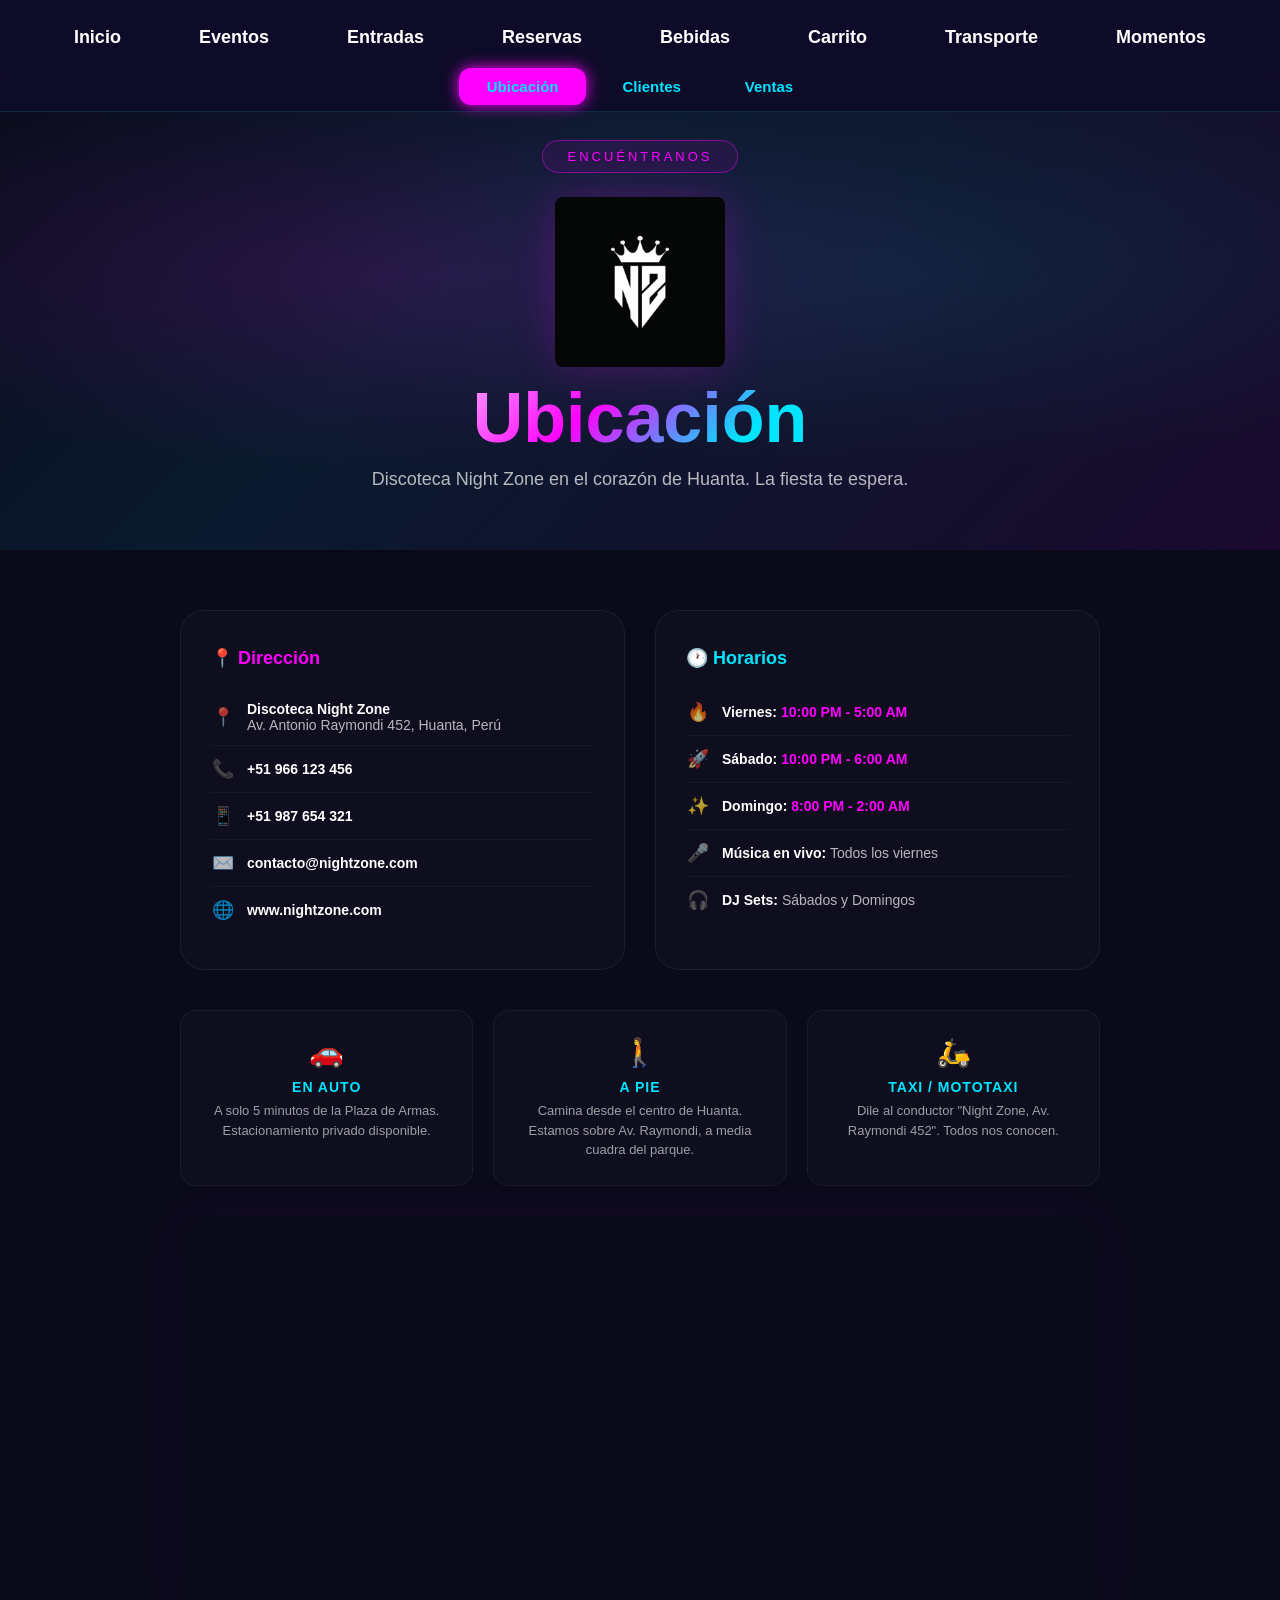
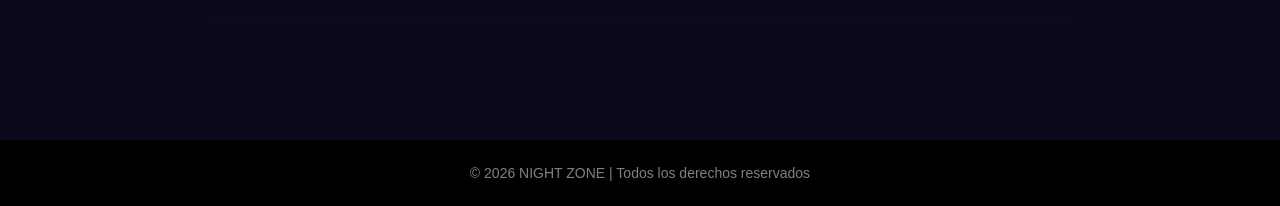
<file: ubicacion.html>
<!doctype html>
<html lang="es">
  <head>
    <meta charset="UTF-8" />
    <meta name="viewport" content="width=device-width,initial-scale=1.0" />
    <title>Ubicación - Night Zone</title>
    <link rel="stylesheet" href="estilos.css" />
    <link rel="icon" type="image/png" href="imagenes.png" />
    <style>
      * {
        margin: 0;
        padding: 0;
        box-sizing: border-box;
      }
      body {
        background: #0a0a1a;
        color: #fff;
        font-family: Arial, Helvetica, sans-serif;
        overflow-x: hidden;
      }
      .page-hero {
        position: relative;
        min-height: 55vh;
        display: flex;
        align-items: center;
        justify-content: center;
        text-align: center;
        padding: 140px 20px 50px;
        overflow: hidden;
        background: linear-gradient(
          135deg,
          #0a0a1a 0%,
          #0a1a2e 40%,
          #1a0a2e 100%
        );
      }
      .page-hero::before {
        content: "";
        position: absolute;
        inset: 0;
        background:
          radial-gradient(
            ellipse at 30% 50%,
            rgba(255, 0, 255, 0.12) 0%,
            transparent 50%
          ),
          radial-gradient(
            ellipse at 70% 50%,
            rgba(0, 229, 255, 0.08) 0%,
            transparent 50%
          );
        z-index: 1;
        animation: heroPulse 6s ease-in-out infinite alternate;
      }
      @keyframes heroPulse {
        0% {
          opacity: 0.6;
        }
        100% {
          opacity: 1;
        }
      }
      .particles {
        position: absolute;
        inset: 0;
        z-index: 2;
        overflow: hidden;
      }
      .particle {
        position: absolute;
        width: 4px;
        height: 4px;
        background: #ff00ff;
        border-radius: 50%;
        opacity: 0;
        animation: particleFloat 8s infinite;
        box-shadow:
          0 0 6px #ff00ff,
          0 0 12px #ff00ff;
      }
      .particle:nth-child(1) {
        left: 10%;
        animation-delay: 0s;
        animation-duration: 7s;
      }
      .particle:nth-child(2) {
        left: 25%;
        animation-delay: 1.2s;
        animation-duration: 9s;
        width: 3px;
        height: 3px;
        background: #00e5ff;
        box-shadow: 0 0 6px #00e5ff;
      }
      .particle:nth-child(3) {
        left: 40%;
        animation-delay: 2.5s;
        animation-duration: 6s;
        background: #ffd700;
        box-shadow: 0 0 6px #ffd700;
      }
      .particle:nth-child(4) {
        left: 55%;
        animation-delay: 0.8s;
        animation-duration: 8s;
        width: 5px;
        height: 5px;
        background: #ff00ff;
      }
      .particle:nth-child(5) {
        left: 70%;
        animation-delay: 3s;
        animation-duration: 7s;
        background: #00e5ff;
        box-shadow: 0 0 6px #00e5ff;
      }
      .particle:nth-child(6) {
        left: 85%;
        animation-delay: 2s;
        animation-duration: 9s;
        width: 3px;
        height: 3px;
        background: #ffd700;
        box-shadow: 0 0 6px #ffd700;
      }
      .particle:nth-child(7) {
        left: 50%;
        animation-delay: 4s;
        animation-duration: 6s;
        width: 5px;
        height: 5px;
        background: #ff00ff;
      }
      .particle:nth-child(8) {
        left: 15%;
        animation-delay: 3.5s;
        animation-duration: 8s;
        background: #00e5ff;
      }
      @keyframes particleFloat {
        0% {
          transform: translateY(100vh) scale(0);
          opacity: 0;
        }
        20% {
          opacity: 1;
        }
        80% {
          opacity: 1;
        }
        100% {
          transform: translateY(-10vh) scale(1);
          opacity: 0;
        }
      }
      .hero-content {
        position: relative;
        z-index: 3;
        max-width: 700px;
      }
      .hero-badge {
        display: inline-block;
        padding: 8px 24px;
        border: 1px solid rgba(255, 0, 255, 0.4);
        border-radius: 50px;
        font-size: 13px;
        letter-spacing: 3px;
        text-transform: uppercase;
        color: #ff00ff;
        margin-bottom: 24px;
        backdrop-filter: blur(10px);
        background: rgba(255, 0, 255, 0.08);
      }
      .hero-title {
        font-size: clamp(38px, 6vw, 70px);
        font-weight: 900;
        line-height: 1;
        margin-bottom: 16px;
        background: linear-gradient(135deg, #fff 0%, #ff00ff 40%, #00e5ff 70%);
        -webkit-background-clip: text;
        -webkit-text-fill-color: transparent;
        background-clip: text;
        animation: heroTitle 4s ease-in-out infinite alternate;
      }
      @keyframes heroTitle {
        0% {
          background-position: 0% 50%;
        }
        100% {
          background-position: 100% 50%;
        }
      }
      .hero-sub {
        font-size: clamp(15px, 1.8vw, 18px);
        color: rgba(255, 255, 255, 0.7);
        margin-bottom: 10px;
      }
      .section {
        padding: 60px 20px 80px;
      }
      .location-grid {
        max-width: 960px;
        margin: 0 auto;
        display: grid;
        grid-template-columns: 1fr 1fr;
        gap: 30px;
        padding: 0 20px;
      }
      .location-card {
        background: rgba(255, 255, 255, 0.02);
        border-radius: 24px;
        padding: 36px 30px;
        border: 1px solid rgba(255, 255, 255, 0.06);
        transition: 0.3s;
        position: relative;
        overflow: hidden;
      }
      .location-card::after {
        content: "";
        position: absolute;
        bottom: 0;
        left: 20%;
        width: 60%;
        height: 1px;
        background: linear-gradient(
          90deg,
          transparent,
          var(--accent, #ff00ff),
          transparent
        );
        opacity: 0;
        transition: 0.4s;
      }
      .location-card:hover::after {
        opacity: 0.6;
      }
      .location-card:hover {
        border-color: rgba(255, 255, 255, 0.15);
        transform: translateY(-4px);
        box-shadow: 0 20px 50px rgba(0, 0, 0, 0.3);
      }
      .location-card h3 {
        font-size: 18px;
        font-weight: 700;
        color: var(--accent, #00e5ff);
        margin-bottom: 20px;
        display: flex;
        align-items: center;
        gap: 10px;
      }
      .location-info-item {
        display: flex;
        align-items: center;
        gap: 12px;
        padding: 12px 0;
        border-bottom: 1px solid rgba(255, 255, 255, 0.04);
        font-size: 14px;
        color: rgba(255, 255, 255, 0.7);
      }
      .location-info-item:last-child {
        border: none;
      }
      .location-info-item .ico {
        font-size: 18px;
        min-width: 24px;
        text-align: center;
      }
      .location-info-item strong {
        color: #fff;
        font-weight: 600;
      }
      .location-info-item .highlight {
        color: #ff00ff;
        font-weight: 700;
      }
      .map-container {
        max-width: 960px;
        margin: 30px auto 0;
        padding: 0 20px;
      }
      .map-container iframe {
        width: 100%;
        height: 400px;
        border-radius: 24px;
        border: none;
        box-shadow: 0 0 60px rgba(255, 0, 255, 0.05);
        transition: 0.4s;
      }
      .map-container iframe:hover {
        box-shadow: 0 0 80px rgba(255, 0, 255, 0.12);
      }
      .directions-section {
        max-width: 960px;
        margin: 40px auto 0;
        padding: 0 20px;
        display: grid;
        grid-template-columns: repeat(3, 1fr);
        gap: 20px;
      }
      .dir-card {
        background: rgba(255, 255, 255, 0.02);
        border-radius: 16px;
        padding: 25px 20px;
        text-align: center;
        border: 1px solid rgba(255, 255, 255, 0.05);
        transition: 0.3s;
      }
      .dir-card:hover {
        border-color: rgba(0, 229, 255, 0.2);
        transform: translateY(-3px);
      }
      .dir-card .dir-icon {
        font-size: 28px;
        margin-bottom: 10px;
      }
      .dir-card h4 {
        font-size: 14px;
        color: #00e5ff;
        margin-bottom: 6px;
        letter-spacing: 1px;
        text-transform: uppercase;
      }
      .dir-card p {
        font-size: 13px;
        color: rgba(255, 255, 255, 0.6);
        line-height: 1.5;
      }
      .reveal {
        opacity: 0;
        transform: translateY(40px);
        transition: 0.8s cubic-bezier(0.23, 1, 0.32, 1);
      }
      .reveal.visible {
        opacity: 1;
        transform: translateY(0);
      }
      .reveal-delay-1 {
        transition-delay: 0.1s;
      }
      .reveal-delay-2 {
        transition-delay: 0.2s;
      }
      .reveal-delay-3 {
        transition-delay: 0.3s;
      }
      footer {
        background: #000;
        text-align: center;
        padding: 25px;
        margin-top: 40px;
      }
      footer p {
        color: rgba(255, 255, 255, 0.5);
        font-size: 14px;
      }
      @media (max-width: 768px) {
        .page-hero {
          min-height: 45vh;
          padding: 120px 20px 40px;
        }
        .location-grid {
          grid-template-columns: 1fr;
        }
        .directions-section {
          grid-template-columns: 1fr;
        }
      }
    </style>
  </head>
  <body>
    <div class="tabs">
      <a href="index.html" class="tab-btn">Inicio</a>
      <a href="eventos.html" class="tab-btn">Eventos</a>
      <a href="entradas.html" class="tab-btn">Entradas</a>
      <a href="reservas.html" class="tab-btn">Reservas</a>
      <a href="bebidas.html" class="tab-btn">Bebidas</a>
      <a href="carrito.html" class="tab-btn"
        >Carrito <span class="cart-count">0</span></a
      >
      <a href="transporte.html" class="tab-btn">Transporte</a>
      <a href="galeria.html" class="tab-btn">Momentos</a>
    </div>
    <div class="tabs secundarias">
      <a href="ubicacion.html" class="tab-btn secundario activo">Ubicación</a>
      <a href="clientes.html" class="tab-btn secundario">Clientes</a>
      <a href="ventas.html" class="tab-btn secundario">Ventas</a>
    </div>

    <section class="page-hero">
      <div class="particles">
        <div class="particle"></div>
        <div class="particle"></div>
        <div class="particle"></div>
        <div class="particle"></div>
        <div class="particle"></div>
        <div class="particle"></div>
        <div class="particle"></div>
        <div class="particle"></div>
      </div>
      <div class="hero-content">
        <div class="hero-badge">Encuéntranos</div>
        <img src="imagenes/NIGHT ZONE LOGO.jpg" alt="Night Zone Logo" class="logo-hero-sm"><h1 class="hero-title">Ubicación</h1>
        <p class="hero-sub">
          Discoteca Night Zone en el corazón de Huanta. La fiesta te espera.
        </p>
      </div>
    </section>

    <section class="section">
      <div class="location-grid">
        <div
          class="location-card reveal reveal-delay-1"
          style="--accent: #ff00ff"
        >
          <h3>📍 Dirección</h3>
          <div class="location-info-item">
            <span class="ico">📍</span
            ><span
              ><strong>Discoteca Night Zone</strong><br />Av. Antonio Raymondi
              452, Huanta, Perú</span
            >
          </div>
          <div class="location-info-item">
            <span class="ico">📞</span
            ><span><strong>+51 966 123 456</strong></span>
          </div>
          <div class="location-info-item">
            <span class="ico">📱</span
            ><span><strong>+51 987 654 321</strong></span>
          </div>
          <div class="location-info-item">
            <span class="ico">✉️</span
            ><span><strong>contacto@nightzone.com</strong></span>
          </div>
          <div class="location-info-item">
            <span class="ico">🌐</span
            ><span><strong>www.nightzone.com</strong></span>
          </div>
        </div>
        <div
          class="location-card reveal reveal-delay-2"
          style="--accent: #00e5ff"
        >
          <h3>🕐 Horarios</h3>
          <div class="location-info-item">
            <span class="ico">🔥</span
            ><span
              ><strong>Viernes:</strong>
              <span class="highlight">10:00 PM - 5:00 AM</span></span
            >
          </div>
          <div class="location-info-item">
            <span class="ico">🚀</span
            ><span
              ><strong>Sábado:</strong>
              <span class="highlight">10:00 PM - 6:00 AM</span></span
            >
          </div>
          <div class="location-info-item">
            <span class="ico">✨</span
            ><span
              ><strong>Domingo:</strong>
              <span class="highlight">8:00 PM - 2:00 AM</span></span
            >
          </div>
          <div class="location-info-item">
            <span class="ico">🎤</span
            ><span><strong>Música en vivo:</strong> Todos los viernes</span>
          </div>
          <div class="location-info-item">
            <span class="ico">🎧</span
            ><span><strong>DJ Sets:</strong> Sábados y Domingos</span>
          </div>
        </div>
      </div>

      <div class="directions-section">
        <div class="dir-card reveal reveal-delay-1">
          <div class="dir-icon">🚗</div>
          <h4>En Auto</h4>
          <p>
            A solo 5 minutos de la Plaza de Armas. Estacionamiento privado
            disponible.
          </p>
        </div>
        <div class="dir-card reveal reveal-delay-2">
          <div class="dir-icon">🚶</div>
          <h4>A Pie</h4>
          <p>
            Camina desde el centro de Huanta. Estamos sobre Av. Raymondi, a
            media cuadra del parque.
          </p>
        </div>
        <div class="dir-card reveal reveal-delay-3">
          <div class="dir-icon">🛵</div>
          <h4>Taxi / Mototaxi</h4>
          <p>
            Dile al conductor "Night Zone, Av. Raymondi 452". Todos nos conocen.
          </p>
        </div>
      </div>

      <div class="map-container reveal">
        <iframe
          src="https://maps.google.com/maps?q=-12.9392138,-74.24766&z=17&output=embed"
          width="100%"
          height="400"
          style="border: 0; border-radius: 24px"
          allowfullscreen=""
          loading="lazy"
          referrerpolicy="no-referrer-when-downgrade"
        ></iframe>
      </div>
    </section>

    <footer><p>© 2026 NIGHT ZONE | Todos los derechos reservados</p></footer>
    <script src="carrito.js"></script>
    <script>
      function revealOnScroll() {
        const r = document.querySelectorAll(".reveal");
        const h = window.innerHeight;
        r.forEach((e) => {
          if (e.getBoundingClientRect().top < h - 60)
            e.classList.add("visible");
        });
      }
      window.addEventListener("scroll", revealOnScroll);
      window.addEventListener("load", revealOnScroll);
    </script>
  </body>
</html>
</file>
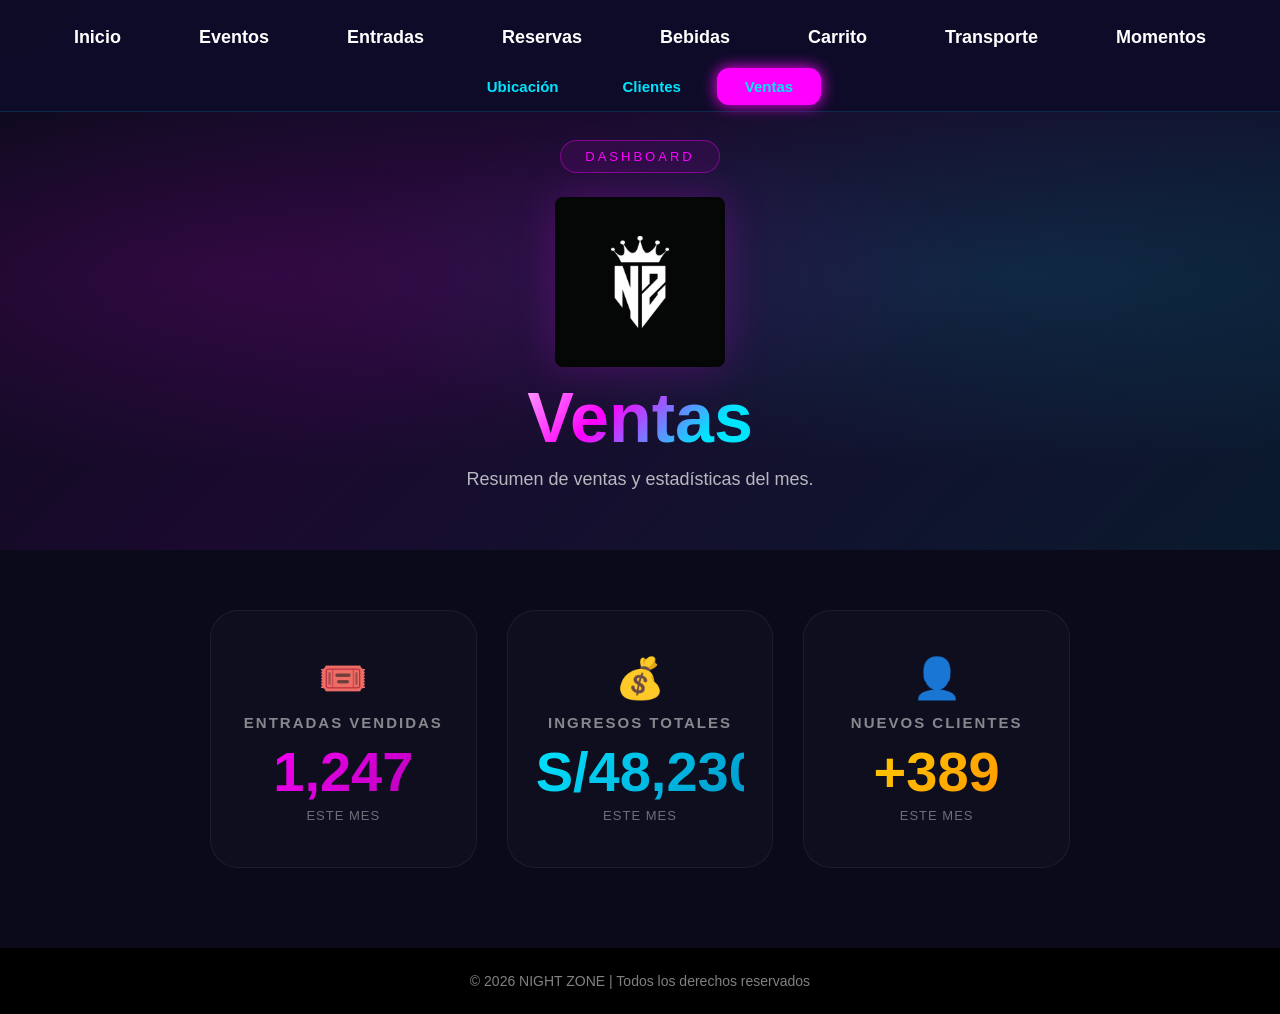
<file: ventas.html>
<!doctype html>
<html lang="es">
  <head>
    <meta charset="UTF-8" />
    <meta name="viewport" content="width=device-width,initial-scale=1.0" />
    <title>Ventas - Night Zone</title>
    <link rel="stylesheet" href="estilos.css" />
    <link rel="icon" type="image/png" href="imagenes.png" />
    <style>
      * {
        margin: 0;
        padding: 0;
        box-sizing: border-box;
      }
      body {
        background: #0a0a1a;
        color: #fff;
        font-family: Arial, Helvetica, sans-serif;
        overflow-x: hidden;
      }
      .page-hero {
        position: relative;
        min-height: 50vh;
        display: flex;
        align-items: center;
        justify-content: center;
        text-align: center;
        padding: 140px 20px 50px;
        overflow: hidden;
        background: linear-gradient(
          135deg,
          #0a0a1a 0%,
          #1a0a2e 40%,
          #0a1a2e 100%
        );
      }
      .page-hero::before {
        content: "";
        position: absolute;
        inset: 0;
        background:
          radial-gradient(
            ellipse at 20% 50%,
            rgba(255, 0, 255, 0.12) 0%,
            transparent 50%
          ),
          radial-gradient(
            ellipse at 80% 50%,
            rgba(0, 229, 255, 0.1) 0%,
            transparent 50%
          );
        z-index: 1;
        animation: heroPulse 6s ease-in-out infinite alternate;
      }
      @keyframes heroPulse {
        0% {
          opacity: 0.6;
        }
        100% {
          opacity: 1;
        }
      }
      .particles {
        position: absolute;
        inset: 0;
        z-index: 2;
        overflow: hidden;
      }
      .particle {
        position: absolute;
        width: 4px;
        height: 4px;
        background: #ff00ff;
        border-radius: 50%;
        opacity: 0;
        animation: particleFloat 8s infinite;
        box-shadow:
          0 0 6px #ff00ff,
          0 0 12px #ff00ff;
      }
      .particle:nth-child(1) {
        left: 10%;
        animation-delay: 0s;
        animation-duration: 7s;
        background: #00e5ff;
      }
      .particle:nth-child(2) {
        left: 25%;
        animation-delay: 1.2s;
        animation-duration: 9s;
        width: 3px;
        height: 3px;
      }
      .particle:nth-child(3) {
        left: 40%;
        animation-delay: 2.5s;
        animation-duration: 6s;
        background: #ffd700;
        box-shadow: 0 0 6px #ffd700;
      }
      .particle:nth-child(4) {
        left: 55%;
        animation-delay: 0.8s;
        animation-duration: 8s;
        width: 5px;
        height: 5px;
      }
      .particle:nth-child(5) {
        left: 70%;
        animation-delay: 3s;
        animation-duration: 7s;
        background: #00e5ff;
      }
      .particle:nth-child(6) {
        left: 85%;
        animation-delay: 2s;
        animation-duration: 9s;
        width: 3px;
        height: 3px;
      }
      .particle:nth-child(7) {
        left: 50%;
        animation-delay: 4s;
        animation-duration: 6s;
        background: #ffd700;
      }
      .particle:nth-child(8) {
        left: 15%;
        animation-delay: 3.5s;
        animation-duration: 8s;
        width: 5px;
        height: 5px;
      }
      @keyframes particleFloat {
        0% {
          transform: translateY(100vh) scale(0);
          opacity: 0;
        }
        20% {
          opacity: 1;
        }
        80% {
          opacity: 1;
        }
        100% {
          transform: translateY(-10vh) scale(1);
          opacity: 0;
        }
      }
      .hero-content {
        position: relative;
        z-index: 3;
        max-width: 700px;
      }
      .hero-badge {
        display: inline-block;
        padding: 8px 24px;
        border: 1px solid rgba(255, 0, 255, 0.4);
        border-radius: 50px;
        font-size: 13px;
        letter-spacing: 3px;
        text-transform: uppercase;
        color: #ff00ff;
        margin-bottom: 24px;
        backdrop-filter: blur(10px);
        background: rgba(255, 0, 255, 0.08);
      }
      .hero-title {
        font-size: clamp(38px, 6vw, 70px);
        font-weight: 900;
        line-height: 1;
        margin-bottom: 16px;
        background: linear-gradient(135deg, #fff 0%, #ff00ff 40%, #00e5ff 70%);
        -webkit-background-clip: text;
        -webkit-text-fill-color: transparent;
        background-clip: text;
        animation: heroTitle 4s ease-in-out infinite alternate;
      }
      @keyframes heroTitle {
        0% {
          background-position: 0% 50%;
        }
        100% {
          background-position: 100% 50%;
        }
      }
      .hero-sub {
        font-size: clamp(15px, 1.8vw, 18px);
        color: rgba(255, 255, 255, 0.7);
        margin-bottom: 10px;
      }
      .section {
        padding: 60px 20px 80px;
      }
      .stats-grid {
        max-width: 900px;
        margin: 0 auto;
        display: grid;
        grid-template-columns: repeat(3, 1fr);
        gap: 30px;
        padding: 0 20px;
      }
      .stat-card {
        background: rgba(255, 255, 255, 0.02);
        border-radius: 28px;
        padding: 44px 28px;
        text-align: center;
        border: 1px solid rgba(255, 255, 255, 0.06);
        transition: 0.4s;
        position: relative;
        overflow: hidden;
      }
      .stat-card::before {
        content: "";
        position: absolute;
        top: 0;
        left: 0;
        right: 0;
        height: 3px;
        background: linear-gradient(90deg, #ff00ff, #00e5ff);
        opacity: 0;
        transition: 0.4s;
      }
      .stat-card:hover {
        transform: translateY(-8px);
        box-shadow: 0 30px 80px rgba(255, 0, 255, 0.06);
      }
      .stat-card:hover::before {
        opacity: 1;
      }
      .stat-card:nth-child(2)::before {
        background: linear-gradient(90deg, #00e5ff, #ffd700);
      }
      .stat-card:nth-child(3)::before {
        background: linear-gradient(90deg, #ffd700, #ff00ff);
      }
      .stat-icon {
        font-size: 40px;
        margin-bottom: 12px;
      }
      .stat-card h3 {
        font-size: 15px;
        font-weight: 600;
        color: rgba(255, 255, 255, 0.5);
        text-transform: uppercase;
        letter-spacing: 2px;
        margin-bottom: 8px;
      }
      .stat-number {
        font-size: clamp(36px, 5vw, 56px);
        font-weight: 900;
        margin-bottom: 4px;
      }
      .stat-card:nth-child(1) .stat-number {
        background: linear-gradient(135deg, #ff00ff, #b300b3);
        -webkit-background-clip: text;
        -webkit-text-fill-color: transparent;
        background-clip: text;
      }
      .stat-card:nth-child(2) .stat-number {
        background: linear-gradient(135deg, #00e5ff, #0099cc);
        -webkit-background-clip: text;
        -webkit-text-fill-color: transparent;
        background-clip: text;
      }
      .stat-card:nth-child(3) .stat-number {
        background: linear-gradient(135deg, #ffd700, #ff8c00);
        -webkit-background-clip: text;
        -webkit-text-fill-color: transparent;
        background-clip: text;
      }
      .stat-label {
        font-size: 13px;
        color: rgba(255, 255, 255, 0.4);
        text-transform: uppercase;
        letter-spacing: 1px;
      }
      .reveal {
        opacity: 0;
        transform: translateY(40px);
        transition: 0.8s cubic-bezier(0.23, 1, 0.32, 1);
      }
      .reveal.visible {
        opacity: 1;
        transform: translateY(0);
      }
      .reveal-delay-1 {
        transition-delay: 0.1s;
      }
      .reveal-delay-2 {
        transition-delay: 0.2s;
      }
      .reveal-delay-3 {
        transition-delay: 0.3s;
      }
      .volver {
        display: inline-block;
        margin-bottom: 20px;
        color: #00e5ff;
        text-decoration: none;
        font-size: 16px;
        transition: 0.3s;
        position: absolute;
        top: 30px;
        left: 30px;
        z-index: 10;
      }
      .volver:hover {
        color: #ff00ff;
      }
      footer {
        background: #000;
        text-align: center;
        padding: 25px;
        margin-top: 0;
      }
      footer p {
        color: rgba(255, 255, 255, 0.5);
        font-size: 14px;
      }
      @media (max-width: 768px) {
        .page-hero {
          min-height: 40vh;
          padding: 120px 20px 40px;
        }
        .stats-grid {
          grid-template-columns: 1fr;
          max-width: 400px;
        }
      }
    </style>
  </head>
  <body>
    <div class="tabs">
      <a href="index.html" class="tab-btn">Inicio</a>
      <a href="eventos.html" class="tab-btn">Eventos</a>
      <a href="entradas.html" class="tab-btn">Entradas</a>
      <a href="reservas.html" class="tab-btn">Reservas</a>
      <a href="bebidas.html" class="tab-btn">Bebidas</a>
      <a href="carrito.html" class="tab-btn"
        >Carrito <span class="cart-count">0</span></a
      >
      <a href="transporte.html" class="tab-btn">Transporte</a>
      <a href="galeria.html" class="tab-btn">Momentos</a>
    </div>
    <div class="tabs secundarias">
      <a href="ubicacion.html" class="tab-btn secundario">Ubicación</a>
      <a href="clientes.html" class="tab-btn secundario">Clientes</a>
      <a href="ventas.html" class="tab-btn secundario activo">Ventas</a>
    </div>

    <section class="page-hero">
      <div class="particles">
        <div class="particle"></div>
        <div class="particle"></div>
        <div class="particle"></div>
        <div class="particle"></div>
        <div class="particle"></div>
        <div class="particle"></div>
        <div class="particle"></div>
        <div class="particle"></div>
      </div>
      <div class="hero-content">
        <div class="hero-badge">Dashboard</div>
        <img src="imagenes/NIGHT ZONE LOGO.jpg" alt="Night Zone Logo" class="logo-hero-sm"><h1 class="hero-title">Ventas</h1>
        <p class="hero-sub">Resumen de ventas y estadísticas del mes.</p>
      </div>
    </section>

    <section class="section">
      <div class="stats-grid">
        <div class="stat-card reveal reveal-delay-1">
          <div class="stat-icon">🎟️</div>
          <h3>Entradas Vendidas</h3>
          <div class="stat-number">1,247</div>
          <div class="stat-label">Este mes</div>
        </div>
        <div class="stat-card reveal reveal-delay-2">
          <div class="stat-icon">💰</div>
          <h3>Ingresos Totales</h3>
          <div class="stat-number">S/48,230</div>
          <div class="stat-label">Este mes</div>
        </div>
        <div class="stat-card reveal reveal-delay-3">
          <div class="stat-icon">👤</div>
          <h3>Nuevos Clientes</h3>
          <div class="stat-number">+389</div>
          <div class="stat-label">Este mes</div>
        </div>
      </div>
    </section>

    <footer><p>© 2026 NIGHT ZONE | Todos los derechos reservados</p></footer>
    <script src="carrito.js"></script>
    <script>
      function revealOnScroll() {
        const r = document.querySelectorAll(".reveal");
        const h = window.innerHeight;
        r.forEach((e) => {
          if (e.getBoundingClientRect().top < h - 60)
            e.classList.add("visible");
        });
      }
      window.addEventListener("scroll", revealOnScroll);
      window.addEventListener("load", revealOnScroll);
    </script>
  </body>
</html>
</file>
<file: estilos.css>
*{
    margin: 0;
    padding: 0;
    box-sizing: border-box;
}

body{
    font-family: Arial, Helvetica, sans-serif;
    background: linear-gradient(to right, #0f0c29, #302b63, #24243e);
    color: white;
}

header{
    height: 100vh;
    position: relative;
    overflow: hidden;
    display: flex;
    justify-content: center;
    align-items: center;
    text-align: center;
    flex-direction: column;
}

#video-bg{
    position: absolute;
    top: 0;
    left: 0;
    width: 100%;
    height: 100%;
    object-fit: cover;
    z-index: 0;
}

.overlay{
    position: absolute;
    top: 0;
    left: 0;
    width: 100%;
    height: 100%;
    background: rgba(0,0,0,0.6);
    z-index: 1;
}

header h1, header p, header .boton{
    position: relative;
    z-index: 2;
}



header h1{
    font-size: 70px;
    color: #ff00ff;
    text-shadow: 0 0 20px #ff00ff;
}

header p{
    font-size: 22px;
    margin-top: 15px;
}

header .sub{
    font-size: 18px;
    margin-top: 5px;
    color: #ccc;
}

header .sub-sub{
    font-size: 15px;
    margin-top: 8px;
    color: rgba(255, 255, 255, 0.55);
    max-width: 600px;
    line-height: 1.6;
}

.boton{
    margin-top: 30px;
    display: inline-block;
    padding: 15px 35px;
    background: #ff00ff;
    color: white;
    text-decoration: none;
    border-radius: 10px;
    font-size: 18px;
    transition: 0.3s;
}

.boton:hover{
    background: #00e5ff;
    transform: scale(1.1);
}

header{
    padding-top: 120px;
}

.tabs{
    display: flex;
    justify-content: center;
    gap: 8px;
    padding: 12px 20px;
    flex-wrap: wrap;
    position: fixed;
    top: 0;
    left: 0;
    right: 0;
    z-index: 100;
    background: rgba(15, 12, 41, 0.97);
    backdrop-filter: blur(10px);
    border-bottom: 1px solid rgba(255,0,255,0.2);
}

.tabs.secundarias{
    top: 62px;
    padding: 6px 20px;
    border-bottom: 1px solid rgba(0,229,255,0.15);
}

.tab-btn{
    padding: 15px 35px;
    font-size: 18px;
    font-weight: bold;
    border: none;
    background: transparent;
    color: white;
    border-radius: 12px;
    cursor: pointer;
    transition: 0.3s ease;
    text-decoration: none;
    display: inline-block;
}

.tab-btn:hover{
    background: #ff00ff;
    color: #fff;
    transform: scale(1.1);
    box-shadow: 0 0 25px #ff00ff;
}

.tab-btn.activo{
    background: #ff00ff;
    color: #fff;
    box-shadow: 0 0 15px #ff00ff;
}

.tab-btn.secundario{
    padding: 10px 28px;
    font-size: 15px;
    border-color: #00e5ff;
    color: #00e5ff;
}

.tab-btn.secundario:hover{
    background: #00e5ff;
    color: #000;
    transform: scale(1.1);
    box-shadow: 0 0 25px #00e5ff;
}

.section-divider{
    display: flex;
    align-items: center;
    justify-content: center;
    gap: 18px;
    padding: 10px 20px;
    max-width: 700px;
    margin: 0 auto;
}

.divider-line{
    flex: 1;
    height: 1px;
    background: linear-gradient(90deg, transparent, #ff00ff, #00e5ff, transparent);
    opacity: 0.6;
}

.divider-star{
    font-size: 14px;
    color: #ff00ff;
    text-shadow: 0 0 12px #ff00ff;
    animation: pulse-star 2s ease-in-out infinite;
}

@keyframes pulse-star{
    0%, 100%{ opacity: 0.4; transform: scale(0.8); }
    50%{ opacity: 1; transform: scale(1.2); }
}

.about-section{
    padding: 30px 40px 50px;
    text-align: center;
    max-width: 1100px;
    margin: 0 auto;
}

.about-title{
    font-size: 42px;
    font-weight: 900;
    letter-spacing: 4px;
    margin-bottom: 10px;
    color: #fff;
}

.neon-text{
    color: #ff00ff;
    text-shadow:
        0 0 10px #ff00ff,
        0 0 30px rgba(255, 0, 255, 0.4);
}

.about-sub{
    font-size: 16px;
    color: rgba(255, 255, 255, 0.5);
    letter-spacing: 2px;
    text-transform: uppercase;
    margin-bottom: 50px;
}

.features-grid{
    display: flex;
    flex-wrap: wrap;
    justify-content: center;
    gap: 20px;
    margin-bottom: 50px;
    max-width: 750px;
    margin-left: auto;
    margin-right: auto;
}

.feature-item{
    display: flex;
    align-items: center;
    gap: 10px;
    background: rgba(255, 255, 255, 0.05);
    border: 1px solid rgba(255, 255, 255, 0.08);
    border-radius: 14px;
    padding: 14px 24px;
    transition: 0.3s ease;
    flex: 1 1 200px;
    max-width: 280px;
}

.feature-item:hover{
    background: rgba(255, 0, 255, 0.1);
    border-color: rgba(255, 0, 255, 0.25);
    transform: translateY(-4px);
    box-shadow: 0 8px 30px rgba(255, 0, 255, 0.1);
}

.feature-icon{
    font-size: 28px;
    line-height: 1;
}

.feature-label{
    font-size: 14px;
    font-weight: 600;
    color: rgba(255, 255, 255, 0.85);
    letter-spacing: 0.5px;
}

.about-cta{
    margin-top: 40px;
    font-size: 22px;
    font-weight: 700;
    color: #fff;
    text-shadow: 0 0 30px rgba(255, 0, 255, 0.3);
    letter-spacing: 1px;
    animation: pulse-cta 2s ease-in-out infinite;
}

@keyframes pulse-cta{
    0%, 100%{ opacity: 0.8; }
    50%{ opacity: 1; text-shadow: 0 0 40px rgba(255, 0, 255, 0.5); }
}

.about-grid{
    display: flex;
    gap: 40px;
    justify-content: center;
    flex-wrap: wrap;
    margin-bottom: 55px;
}

.about-card{
    position: relative;
    background: rgba(255, 255, 255, 0.04);
    border: 1px solid rgba(255, 255, 255, 0.08);
    border-radius: 20px;
    padding: 45px 35px 35px;
    flex: 1 1 300px;
    max-width: 460px;
    backdrop-filter: blur(12px);
    transition: 0.4s cubic-bezier(0.25, 0.46, 0.45, 0.94);
    overflow: hidden;
    isolation: isolate;
}

.about-card::before{
    content: '';
    position: absolute;
    inset: 0;
    border-radius: 20px;
    padding: 1px;
    background: linear-gradient(135deg, transparent 40%, var(--accent) 100%);
    -webkit-mask: linear-gradient(#fff 0 0) content-box, linear-gradient(#fff 0 0);
    -webkit-mask-composite: xor;
    mask-composite: exclude;
    pointer-events: none;
    opacity: 0.3;
    transition: 0.4s ease;
}

.about-card:hover::before{
    opacity: 1;
    background: linear-gradient(135deg, transparent 20%, var(--accent) 100%);
}

.about-card:hover{
    border-color: transparent;
    transform: translateY(-8px) scale(1.02);
    box-shadow:
        0 20px 60px rgba(0, 0, 0, 0.4),
        0 0 40px rgba(255, 0, 255, 0.08);
    background: rgba(255, 255, 255, 0.07);
}

.card-icon{
    font-size: 32px;
    margin-bottom: 15px;
    color: var(--accent);
    text-shadow: 0 0 20px var(--accent);
    transition: 0.4s ease;
}

.about-card:hover .card-icon{
    transform: scale(1.2) rotate(10deg);
}

.about-card h3{
    font-size: 26px;
    font-weight: 800;
    color: var(--accent);
    margin-bottom: 15px;
    text-shadow: 0 0 20px rgba(255, 0, 255, 0.3);
    letter-spacing: 3px;
}

.about-card p{
    font-size: 16px;
    line-height: 1.8;
    color: rgba(255, 255, 255, 0.75);
}

.tagline-box{
    position: relative;
    padding: 5px;
    border-radius: 20px;
    background: linear-gradient(135deg, rgba(255, 0, 255, 0.15), rgba(0, 229, 255, 0.15));
    animation: border-glow 3s ease-in-out infinite alternate;
}

@keyframes border-glow{
    0%{ background: linear-gradient(135deg, rgba(255, 0, 255, 0.1), rgba(0, 229, 255, 0.1)); }
    100%{ background: linear-gradient(135deg, rgba(255, 0, 255, 0.25), rgba(0, 229, 255, 0.25)); }
}

.tagline-inner{
    display: flex;
    flex-direction: column;
    gap: 14px;
    padding: 35px 30px;
    border-radius: 16px;
    background: rgba(15, 12, 41, 0.85);
    backdrop-filter: blur(8px);
}

.tagline{
    font-size: 20px;
    font-weight: 700;
    color: #fff;
    letter-spacing: 2px;
    transition: 0.3s ease;
}

.tagline:hover{
    transform: scale(1.03);
    text-shadow: 0 0 30px rgba(0, 229, 255, 0.8);
}

.tag-symbol{
    display: inline-block;
    animation: float 3s ease-in-out infinite;
    margin: 0 6px;
}

.tagline:nth-child(2) .tag-symbol{
    animation-delay: 0.5s;
}

.tagline:nth-child(3) .tag-symbol{
    animation-delay: 1s;
}

@keyframes float{
    0%, 100%{ transform: translateY(0); }
    50%{ transform: translateY(-4px); }
}

.logo-hero{
    max-width: 340px;
    width: 90%;
    height: auto;
    display: block;
    margin: 0 auto 28px;
    border-radius: 12px;
    filter:
        drop-shadow(0 0 40px rgba(255, 0, 255, 0.25))
        drop-shadow(0 0 80px rgba(0, 229, 255, 0.1));
    animation: logoFadeIn 1s ease-out;
    transition: 0.4s ease;
}

.logo-hero:hover{
    filter:
        drop-shadow(0 0 50px rgba(255, 0, 255, 0.35))
        drop-shadow(0 0 100px rgba(0, 229, 255, 0.15));
    transform: scale(1.02);
}

.logo-hero-sm{
    max-width: 170px;
    width: 80%;
    height: auto;
    display: block;
    margin: 0 auto 16px;
    border-radius: 8px;
    filter: drop-shadow(0 0 20px rgba(255, 0, 255, 0.2));
    animation: logoFadeIn 0.8s ease-out;
    transition: 0.3s ease;
}

.logo-hero-sm:hover{
    filter: drop-shadow(0 0 30px rgba(255, 0, 255, 0.3));
    transform: scale(1.03);
}

@keyframes logoFadeIn{
    0%{ opacity: 0; transform: scale(0.9); }
    100%{ opacity: 1; transform: scale(1); }
}

.contenido{
    padding: 130px 40px 60px;
    text-align: center;
    min-height: 50vh;
}

.contenido h2{
    font-size: 40px;
    margin-bottom: 20px;
    color: #00e5ff;
}

.contenido > p{
    font-size: 18px;
    margin-bottom: 10px;
    color: #ddd;
}

.cards{
    display: flex;
    justify-content: center;
    gap: 40px;
    flex-wrap: wrap;
    margin-top: 40px;
}

.card{
    background: rgba(255,255,255,0.1);
    padding: 0 0 30px;
    width: 380px;
    border-radius: 24px;
    backdrop-filter: blur(5px);
    transition: 0.3s;
    overflow: hidden;
}

.card:hover{
    transform: translateY(-12px);
    box-shadow: 0 0 30px #ff00ff;
}

.card-destacada{
    width: 100%;
    max-width: 820px;
    display: flex;
    flex-direction: row;
    align-items: stretch;
    grid-column: 1 / -1;
    justify-self: center;
    position: relative;
    border: 2px solid rgba(255,215,0,0.3);
    box-shadow: 0 0 40px rgba(255,215,0,0.15);
}

.card-destacada:hover{
    transform: translateY(-8px);
    box-shadow: 0 0 60px rgba(255,215,0,0.3);
    border-color: rgba(255,215,0,0.6);
}

.card-destacada .card-img{
    width: 45%;
    height: auto;
    min-height: 350px;
    border-radius: 24px 0 0 24px;
}

.card-destacada .card-body{
    flex: 1;
    display: flex;
    flex-direction: column;
    justify-content: center;
    padding: 30px 35px;
}

.card-destacada .card-body .artista{
    font-size: 36px;
    margin-bottom: 8px;
}

.card-destacada .card-body p{
    font-size: 18px;
}

.card-destacada .card-body .precio{
    font-size: 36px;
}

.card-destacada .card-body .fecha{
    font-size: 18px;
}

.card-destacada .btn-comprar{
    align-self: flex-start;
    padding: 16px 40px;
    font-size: 18px;
}

.card-destacada-badge{
    position: absolute;
    top: 16px;
    left: 16px;
    background: linear-gradient(135deg, #ffd700, #ff8c00);
    color: #000;
    font-size: 13px;
    font-weight: bold;
    padding: 6px 18px;
    border-radius: 20px;
    z-index: 5;
    box-shadow: 0 2px 12px rgba(255,215,0,0.4);
}

.card-img{
    width: 100%;
    height: 250px;
    object-fit: cover;
    display: block;
    border-radius: 24px 24px 0 0;
}

.card .card-body{
    padding: 30px 50px 0;
}

.card .card-body h3{
    margin-bottom: 12px;
    font-size: 22px;
}

.card .card-body .artista{
    margin-top: 8px;
    font-size: 26px;
}

.card .card-body .etiqueta{
    margin-bottom: 10px;
    font-size: 14px;
}

.card .card-body p{
    margin-bottom: 8px;
    font-size: 17px;
}

.card h3{
    margin-bottom: 15px;
    color: #ff00ff;
}

.card .precio{
    font-size: 28px;
    color: #00e5ff;
    margin: 12px 0;
}

.card .btn-comprar, .card .btn-reservar{
    margin-top: 12px;
    padding: 12px 30px;
    background: #00e5ff;
    border: none;
    border-radius: 10px;
    color: black;
    font-weight: bold;
    cursor: pointer;
    transition: 0.3s;
    display: inline-block;
    text-decoration: none;
    font-size: 17px;
}

.card .btn-comprar:hover{
    background: #ff00ff;
    color: white;
}

.card .btn-reservar{
    background: #ff00ff;
    color: white;
}

.card .btn-reservar:hover{
    background: #00e5ff;
    color: black;
}

.card .fecha{
    font-size: 16px;
    color: #ff00ff;
    margin: 8px 0;
}

.card .artista{
    font-size: 24px;
    color: #fff;
    font-weight: bold;
    margin: 8px 0;
}

.card .etiqueta{
    display: inline-block;
    padding: 6px 16px;
    border-radius: 20px;
    font-size: 14px;
    font-weight: bold;
    margin: 5px 0;
}

.card .etiqueta-electronica{ background: #9b59b6; color: white; }
.card .etiqueta-reggaeton{ background: #e67e22; color: white; }
.card .etiqueta-pop{ background: #1abc9c; color: white; }
.card .etiqueta-hiphop{ background: #e74c3c; color: white; }
.card .etiqueta-latino{ background: #f1c40f; color: black; }
.card .etiqueta-rock{ background: #2c3e50; color: white; }
.card .etiqueta-trap{ background: #8e44ad; color: white; }

.categoria-titulo{
    font-size: 34px;
    color: #ff00ff;
    margin: 60px 0 20px;
    text-align: center;
}

.sub-categoria{
    font-size: 20px;
    color: #00e5ff;
    margin: 30px 0 10px;
    text-align: center;
    width: 100%;
}

.galeria-grid{
    display: grid;
    grid-template-columns: repeat(auto-fit, minmax(250px, 1fr));
    gap: 20px;
    max-width: 900px;
    margin: 40px auto;
}

.galeria-page{
    padding: 0 !important;
}

.galeria-item{
    background: rgba(13, 68, 12, 0.1);
    border-radius: 16px;
    height: 200px;
    display: flex;
    align-items: center;
    justify-content: center;
    font-size: 18px;
    color: #aaa;
    border: 1px dashed #555;
    transition: 0.3s;
    cursor: pointer;
    overflow: hidden;
    position: relative;
}

.galeria-item img{
    width: 100%;
    height: 100%;
    object-fit: cover;
    transition: 0.4s;
}

.galeria-item:hover img{
    transform: scale(1.1);
}

.galeria-item .galeria-label{
    position: absolute;
    bottom: 0;
    left: 0;
    right: 0;
    background: rgba(0,0,0,0.7);
    padding: 8px;
    font-size: 13px;
    color: #fff;
}

/* Galeria */
.carrusel{
    max-width: 100%;
    padding: 0;
    margin: 0;
    position: relative;
}

.carrusel-main{
    position: relative;
    border-radius: 0;
    overflow: hidden;
    aspect-ratio: 21 / 8;
    background: rgba(0,0,0,0.3);
}

.carrusel-main img{
    width: 100%;
    height: 100%;
    object-fit: cover;
    display: block;
}

.carrusel-overlay{
    position: absolute;
    inset: 0;
    z-index: 3;
    display: flex;
    flex-direction: column;
    align-items: center;
    justify-content: center;
    text-align: center;
    background: rgba(0,0,0,0.3);
    padding: 20px;
}

.carrusel-overlay .volver{
    position: absolute;
    top: 20px;
    left: 20px;
    color: #fff;
    font-size: 16px;
    text-decoration: none;
    background: rgba(0,0,0,0.5);
    padding: 8px 16px;
    border-radius: 8px;
    transition: 0.3s;
}

.carrusel-overlay .volver:hover{
    background: #ff00ff;
}

.carrusel-overlay h2{
    font-size: 48px;
    color: #fff;
    text-shadow: 0 0 20px rgba(0,0,0,0.8);
    margin-bottom: 10px;
}

.carrusel-overlay > p{
    font-size: 20px;
    color: #ddd;
    margin-bottom: 20px;
}

.carrusel-btn{
    position: absolute;
    top: 50%;
    transform: translateY(-50%);
    background: rgba(0,0,0,0.6);
    color: white;
    border: none;
    width: 60px;
    height: 60px;
    border-radius: 50%;
    font-size: 28px;
    cursor: pointer;
    transition: 0.3s;
    z-index: 5;
    display: flex;
    align-items: center;
    justify-content: center;
}

.carrusel-btn:hover{
    background: #ff00ff;
    transform: translateY(-50%) scale(1.1);
}

.carrusel-prev{ left: 20px; }
.carrusel-next{ right: 20px; }

.carrusel-thumbs{
    display: grid;
    grid-template-columns: repeat(2, 1fr);
    gap: 20px;
    margin: 30px auto;
    max-width: 1000px;
    padding: 0 20px;
}

.carrusel-thumb{
    aspect-ratio: 16 / 9;
    border-radius: 14px;
    overflow: hidden;
    cursor: pointer;
    opacity: 0.6;
    transition: 0.3s ease;
    border: 3px solid transparent;
    position: relative;
}

.carrusel-thumb:hover{
    opacity: 1;
    border-color: #ff00ff;
    transform: scale(1.02);
    box-shadow: 0 0 20px rgba(255,0,255,0.4);
}

.carrusel-thumb.activo{
    opacity: 1;
    border-color: #ff00ff;
    box-shadow: 0 0 25px #ff00ff;
}

.carrusel-thumb img{
    width: 100%;
    height: 100%;
    object-fit: cover;
    display: block;
}

.carrusel-thumb .galeria-label{
    position: absolute;
    bottom: 0;
    left: 0;
    right: 0;
    background: rgba(0,0,0,0.8);
    padding: 10px 12px;
    font-size: 15px;
    color: #fff;
    text-align: center;
    white-space: nowrap;
    overflow: hidden;
    text-overflow: ellipsis;
}

.carrusel-indice{
    text-align: center;
    color: #aaa;
    font-size: 14px;
    margin-top: 10px;
}

.hero-seccion{
    position: relative;
    border-radius: 20px;
    overflow: hidden;
    max-width: 900px;
    margin: 30px auto;
    height: 250px;
}

.hero-seccion img{
    width: 100%;
    height: 100%;
    object-fit: cover;
}

.hero-seccion .hero-overlay{
    position: absolute;
    inset: 0;
    background: linear-gradient(135deg, rgba(0,0,0,0.6), transparent);
    display: flex;
    align-items: center;
    padding: 40px;
}

.hero-seccion .hero-overlay h2{
    font-size: 36px;
    color: white;
    margin: 0;
}

.hero-seccion .hero-overlay p{
    font-size: 16px;
    color: #ddd;
    margin-top: 5px;
}

.info-box{
    max-width: 600px;
    margin: 30px auto;
    background: rgba(255,255,255,0.08);
    padding: 30px;
    border-radius: 20px;
    backdrop-filter: blur(5px);
    text-align: left;
    line-height: 1.8;
}

.info-box p{
    font-size: 17px;
}

.mapa-placeholder{
    width: 100%;
    max-width: 600px;
    height: 280px;
    background: rgba(255,255,255,0.05);
    border-radius: 16px;
    display: flex;
    align-items: center;
    justify-content: center;
    margin: 20px auto;
    border: 1px dashed #555;
    color: #aaa;
    font-size: 20px;
}

.form-reserva{
    max-width: 500px;
    margin: 30px auto;
    background: rgba(255,255,255,0.1);
    padding: 30px;
    border-radius: 20px;
    backdrop-filter: blur(5px);
}

.form-reserva input, .form-reserva select{
    width: 100%;
    padding: 12px;
    margin: 10px 0;
    border: none;
    border-radius: 8px;
    font-size: 16px;
}

.form-reserva button{
    width: 100%;
    padding: 14px;
    background: #ff00ff;
    border: none;
    border-radius: 8px;
    color: white;
    font-size: 18px;
    font-weight: bold;
    cursor: pointer;
    transition: 0.3s;
    margin-top: 10px;
}

.form-reserva button:hover{
    background: #00e5ff;
}

footer{
    background: black;
    text-align: center;
    padding: 25px;
    margin-top: 40px;
    position: relative;
}

.social-bar{
    position: absolute;
    right: 30px;
    bottom: 30px;
    display: flex;
    gap: 12px;
}

.social-icon{
    width: 40px;
    height: 40px;
    border-radius: 50%;
    background: rgba(255,255,255,0.1);
    display: flex;
    align-items: center;
    justify-content: center;
    color: #aaa;
    transition: 0.3s ease;
    padding: 10px;
}

.social-icon:hover{
    background: #ff00ff;
    color: #fff;
    transform: scale(1.15);
    box-shadow: 0 0 20px rgba(255,0,255,0.5);
}

.social-icon svg{
    width: 100%;
    height: 100%;
}

#inicio .social-bar{
    position: fixed;
    bottom: 30px;
    right: 30px;
    z-index: 50;
}

.volver{
    display: inline-block;
    margin-bottom: 20px;
    color: #00e5ff;
    text-decoration: none;
    font-size: 16px;
    transition: 0.3s;
}

.volver:hover{
    color: #ff00ff;
}

.estrellas{
    color: #ff00ff;
    margin-top: 10px;
}

.cart-count{
    background: #ff00ff;
    color: #fff;
    font-size: 12px;
    padding: 2px 8px;
    border-radius: 10px;
    margin-left: 4px;
    vertical-align: super;
}

.carrito-container{
    max-width: 700px;
    margin: 40px auto;
}

.carrito-vacio{
    color: #aaa;
    font-size: 18px;
    padding: 40px 0;
}

.carrito-item{
    display: flex;
    align-items: center;
    justify-content: space-between;
    background: rgba(255,255,255,0.08);
    padding: 18px 24px;
    border-radius: 14px;
    margin-bottom: 12px;
    gap: 16px;
}

.carrito-item-info{
    flex: 1;
    text-align: left;
}

.carrito-item-info h4{
    font-size: 17px;
    color: #fff;
    margin-bottom: 4px;
}

.carrito-item-precio{
    font-size: 14px;
    color: #00e5ff;
}

.carrito-item-cantidad{
    display: flex;
    align-items: center;
    gap: 10px;
}

.carrito-item-cantidad span{
    font-size: 18px;
    font-weight: bold;
    min-width: 24px;
    text-align: center;
}

.btn-cantidad{
    width: 32px;
    height: 32px;
    border-radius: 50%;
    border: 2px solid #00e5ff;
    background: transparent;
    color: #00e5ff;
    font-size: 18px;
    cursor: pointer;
    transition: 0.3s;
    display: flex;
    align-items: center;
    justify-content: center;
}

.btn-cantidad:hover{
    background: #00e5ff;
    color: #000;
}

.carrito-item-subtotal{
    font-size: 18px;
    font-weight: bold;
    color: #ff00ff;
    min-width: 60px;
    text-align: right;
}

.badge-reserva{
    display: inline-block;
    font-size: 11px;
    font-weight: bold;
    padding: 2px 8px;
    border-radius: 10px;
    margin-left: 6px;
    vertical-align: middle;
    background: #ff00ff;
    color: #fff;
}

.badge-compra{
    display: inline-block;
    font-size: 11px;
    font-weight: bold;
    padding: 2px 8px;
    border-radius: 10px;
    margin-left: 6px;
    vertical-align: middle;
    background: #00e5ff;
    color: #000;
}

.btn-eliminar{
    background: none;
    border: none;
    color: #e74c3c;
    font-size: 20px;
    cursor: pointer;
    transition: 0.3s;
    padding: 4px 8px;
}

.btn-eliminar:hover{
    color: #fff;
    transform: scale(1.2);
}

.carrito-resumen{
    margin-top: 24px;
    display: flex;
    align-items: center;
    justify-content: space-between;
    gap: 16px;
    flex-wrap: wrap;
}

.carrito-resumen-info{
    text-align: left;
}

.carrito-resumen-info p{
    font-size: 18px;
    margin: 4px 0;
}

.carrito-total-precio{
    font-size: 24px;
    color: #ff00ff;
}

.carrito-resumen .btn-comprar,
.carrito-resumen .btn-reservar,
.carrito-resumen .btn-pedido,
.carrito-resumen .btn-vaciar{
    margin-top: 0;
}

.btn-pedido{
    padding: 14px 36px;
    background: linear-gradient(135deg, #ff00ff, #b300b3);
    border: none;
    border-radius: 14px;
    color: #fff;
    font-weight: bold;
    font-size: 18px;
    cursor: pointer;
    transition: 0.3s;
    display: inline-flex;
    align-items: center;
    gap: 8px;
    text-decoration: none;
    box-shadow: 0 4px 20px rgba(255,0,255,0.4);
}

.btn-pedido:hover{
    transform: translateY(-3px);
    box-shadow: 0 8px 30px rgba(255,0,255,0.6);
    background: linear-gradient(135deg, #ff33ff, #cc00cc);
}

.btn-pedido:active{
    transform: translateY(0);
    box-shadow: 0 2px 10px rgba(255,0,255,0.3);
}

.btn-vaciar{
    padding: 14px 36px;
    background: transparent;
    border: 2px solid rgba(255,255,255,0.2);
    border-radius: 14px;
    color: rgba(255,255,255,0.7);
    font-weight: bold;
    font-size: 16px;
    cursor: pointer;
    transition: 0.3s;
    display: inline-flex;
    align-items: center;
    gap: 8px;
    text-decoration: none;
}

.btn-vaciar:hover{
    border-color: #e74c3c;
    color: #e74c3c;
    background: rgba(231,76,60,0.1);
    transform: translateY(-2px);
    box-shadow: 0 4px 15px rgba(231,76,60,0.3);
}

.btn-vaciar:active{
    transform: translateY(0);
}

.btn-icono{
    font-size: 20px;
}

.transporte-grid{
    display: grid;
    grid-template-columns: repeat(auto-fit, minmax(340px, 1fr));
    gap: 40px;
    max-width: 900px;
    margin: 50px auto;
}

.transporte-card{
    background: rgba(255,255,255,0.08);
    border-radius: 24px;
    padding: 40px 30px;
    backdrop-filter: blur(5px);
    transition: 0.4s;
    text-align: center;
    border: 1px solid rgba(255,255,255,0.05);
}

.transporte-card:hover{
    transform: translateY(-12px);
}

.taxi-card:hover{
    box-shadow: 0 0 40px rgba(0,229,255,0.3);
    border-color: rgba(0,229,255,0.3);
}

.bus-card:hover{
    box-shadow: 0 0 40px rgba(255,0,255,0.3);
    border-color: rgba(255,0,255,0.3);
}

.transporte-icono{
    font-size: 64px;
    margin-bottom: 16px;
    animation: float 3s ease-in-out infinite;
}

@keyframes float{
    0%, 100%{ transform: translateY(0); }
    50%{ transform: translateY(-10px); }
}

.transporte-card h3{
    font-size: 28px;
    color: #fff;
    margin-bottom: 12px;
}

.transporte-card .btn-comprar,
.transporte-card .btn-reservar{
    margin-top: 8px;
    padding: 14px 36px;
    border: none;
    border-radius: 12px;
    font-weight: bold;
    cursor: pointer;
    transition: 0.3s;
    display: inline-block;
    text-decoration: none;
    font-size: 17px;
    letter-spacing: 0.5px;
    position: relative;
    overflow: hidden;
}

.transporte-card .btn-comprar{
    background: linear-gradient(135deg, #00e5ff, #0099cc);
    color: #000;
    box-shadow: 0 4px 20px rgba(0,229,255,0.3);
}

.transporte-card .btn-comprar:hover{
    background: linear-gradient(135deg, #00f2ff, #00b3e6);
    transform: translateY(-3px) scale(1.03);
    box-shadow: 0 8px 35px rgba(0,229,255,0.5);
}

.transporte-card .btn-comprar:active{
    transform: translateY(0) scale(0.98);
}

.transporte-card .btn-reservar{
    background: linear-gradient(135deg, #ff00ff, #b300b3);
    color: #fff;
    box-shadow: 0 4px 20px rgba(255,0,255,0.3);
}

.transporte-card .btn-reservar:hover{
    background: linear-gradient(135deg, #ff33ff, #cc00cc);
    transform: translateY(-3px) scale(1.03);
    box-shadow: 0 8px 35px rgba(255,0,255,0.5);
}

.transporte-card .btn-reservar:active{
    transform: translateY(0) scale(0.98);
}

.transporte-desc{
    color: #ccc;
    font-size: 15px;
    margin-bottom: 24px;
    line-height: 1.5;
}

.transporte-detalles{
    text-align: left;
    margin-bottom: 28px;
}

.detalle{
    display: flex;
    align-items: center;
    gap: 12px;
    padding: 10px 0;
    border-bottom: 1px solid rgba(255,255,255,0.06);
    font-size: 15px;
    color: #ddd;
}

.detalle:last-child{
    border-bottom: none;
}

.detalle-icono{
    font-size: 20px;
    min-width: 28px;
    text-align: center;
}

.transporte-info-grid{
    display: grid;
    grid-template-columns: repeat(auto-fit, minmax(340px, 1fr));
    gap: 30px;
    max-width: 900px;
    margin: 50px auto;
}

.transporte-info-card{
    background: rgba(255,255,255,0.06);
    border-radius: 20px;
    padding: 30px;
    text-align: left;
    border: 1px solid rgba(255,255,255,0.05);
}

.transporte-info-card h4{
    font-size: 22px;
    color: #00e5ff;
    margin-bottom: 20px;
    text-align: center;
}

.horario-item{
    display: flex;
    justify-content: space-between;
    align-items: center;
    padding: 12px 0;
    border-bottom: 1px solid rgba(255,255,255,0.06);
    gap: 16px;
}

.horario-item:last-child{
    border-bottom: none;
}

.horario-hora{
    font-size: 16px;
    font-weight: bold;
    color: #ff00ff;
    white-space: nowrap;
}

.horario-ruta{
    font-size: 14px;
    color: #bbb;
    text-align: right;
}

.horario-nota{
    margin-top: 14px;
    font-size: 13px;
    color: #888;
    text-align: center;
    font-style: italic;
}

.ruta-item{
    display: flex;
    gap: 16px;
    align-items: flex-start;
    padding: 14px 0;
    border-bottom: 1px solid rgba(255,255,255,0.06);
}

.ruta-item:last-child{
    border-bottom: none;
}

.ruta-circulo{
    min-width: 16px;
    width: 16px;
    height: 16px;
    border-radius: 50%;
    margin-top: 4px;
}

.ruta-norte{ background: #00e5ff; box-shadow: 0 0 10px #00e5ff; }
.ruta-centro{ background: #ff00ff; box-shadow: 0 0 10px #ff00ff; }
.ruta-sur{ background: #f1c40f; box-shadow: 0 0 10px #f1c40f; }

.ruta-item strong{
    font-size: 15px;
    color: #fff;
    display: block;
    margin-bottom: 4px;
}

.ruta-item p{
    font-size: 13px;
    color: #aaa;
    line-height: 1.4;
}

.transporte-cta{
    max-width: 600px;
    margin: 50px auto;
    background: rgba(255,255,255,0.06);
    border-radius: 20px;
    padding: 40px;
    border: 1px solid rgba(255,0,255,0.2);
    text-align: center;
}

.transporte-cta h3{
    font-size: 28px;
    color: #fff;
    margin-bottom: 12px;
}

.transporte-cta p{
    color: #ccc;
    margin-bottom: 20px;
    font-size: 16px;
}

.transporte-cta .boton{
    margin-top: 0;
}

/* Modal de pago */
.modal{
    position: fixed;
    inset: 0;
    background: rgba(0,0,0,0.8);
    display: flex;
    align-items: center;
    justify-content: center;
    z-index: 1000;
    padding: 20px;
}

.modal.hidden{
    display: none;
}

.modal-contenido{
    background: #1a1a2e;
    border-radius: 20px;
    padding: 40px;
    max-width: 520px;
    width: 100%;
    max-height: 90vh;
    overflow-y: auto;
    position: relative;
    border: 1px solid rgba(255,0,255,0.3);
}

.modal-cerrar{
    position: absolute;
    top: 16px;
    right: 20px;
    font-size: 28px;
    color: #aaa;
    cursor: pointer;
    transition: 0.3s;
}

.modal-cerrar:hover{
    color: #ff00ff;
}

.modal-contenido h2{
    color: #ff00ff;
    font-size: 28px;
    margin-bottom: 24px;
}

.modal-contenido h3{
    color: #00e5ff;
    font-size: 18px;
    margin: 20px 0 12px;
    text-align: left;
}

#form-pago input,
#form-pago textarea{
    width: 100%;
    padding: 12px 16px;
    margin: 6px 0;
    border: none;
    border-radius: 10px;
    font-size: 15px;
    background: rgba(255,255,255,0.1);
    color: #fff;
    outline: none;
    transition: 0.3s;
}

#form-pago input:focus,
#form-pago textarea:focus{
    background: rgba(255,255,255,0.18);
    box-shadow: 0 0 12px rgba(0,229,255,0.3);
}

#form-pago textarea{
    resize: vertical;
    font-family: inherit;
}

.metodos-pago{
    display: flex;
    flex-wrap: wrap;
    gap: 10px;
    margin: 10px 0;
}

.metodo-pago{
    flex: 1 1 calc(50% - 10px);
    min-width: 120px;
    background: rgba(255,255,255,0.06);
    border-radius: 12px;
    cursor: pointer;
    transition: 0.3s;
    border: 2px solid transparent;
}

.metodo-pago:hover{
    background: rgba(255,255,255,0.12);
    border-color: rgba(0,229,255,0.3);
}

.metodo-pago input{
    position: absolute;
    opacity: 0;
    pointer-events: none;
}

.metodo-pago input:checked + .metodo-icono{
    border-color: #ff00ff;
    background: rgba(255,0,255,0.15);
}

.metodo-icono{
    display: flex;
    align-items: center;
    gap: 8px;
    padding: 12px 14px;
    font-size: 15px;
    font-weight: bold;
    color: #fff;
    border-radius: 10px;
    border: 2px solid transparent;
    transition: 0.3s;
}

.metodo-icono img{
    width: 28px;
    height: 28px;
    object-fit: contain;
}

#resumen-pago{
    margin: 20px 0 10px;
    padding: 16px;
    background: rgba(255,0,255,0.08);
    border-radius: 12px;
    text-align: center;
}

#resumen-pago p{
    font-size: 18px;
    color: #fff;
}

#resumen-pago strong{
    color: #ff00ff;
    font-size: 22px;
}

.btn-pagar{
    width: 100%;
    padding: 16px;
    background: linear-gradient(135deg, #ff00ff, #00e5ff);
    border: none;
    border-radius: 12px;
    color: #fff;
    font-size: 20px;
    font-weight: bold;
    cursor: pointer;
    transition: 0.3s;
    margin-top: 10px;
}

.btn-pagar:hover{
    transform: scale(1.02);
    box-shadow: 0 0 25px rgba(255,0,255,0.5);
}

.bonos-titulo{
    font-size: 36px;
    color: #ff00ff;
    margin: 60px 0 10px;
    text-align: center;
}

.bonos-subtitulo{
    color: #ccc;
    font-size: 16px;
    margin-bottom: 30px;
    text-align: center;
}

.bonos-grid{
    display: grid;
    grid-template-columns: repeat(auto-fit, minmax(220px, 1fr));
    gap: 24px;
    max-width: 960px;
    margin: 0 auto 50px;
}

.bono-card{
    background: rgba(255,255,255,0.06);
    border-radius: 20px;
    padding: 30px 20px;
    text-align: center;
    cursor: pointer;
    transition: 0.4s;
    border: 1px solid rgba(255,255,255,0.05);
    position: relative;
    overflow: hidden;
}

.bono-card:hover{
    transform: translateY(-8px);
    box-shadow: 0 0 30px rgba(0,229,255,0.2);
    border-color: rgba(0,229,255,0.3);
}

.bono-popular{
    border-color: rgba(255,0,255,0.3);
    box-shadow: 0 0 20px rgba(255,0,255,0.15);
}

.bono-popular:hover{
    border-color: #ff00ff;
    box-shadow: 0 0 40px rgba(255,0,255,0.3);
}

.bono-badge{
    position: absolute;
    top: 12px;
    right: -28px;
    background: #ff00ff;
    color: #fff;
    font-size: 11px;
    font-weight: bold;
    padding: 4px 32px;
    transform: rotate(45deg);
    box-shadow: 0 2px 8px rgba(255,0,255,0.4);
}

.bono-icono{
    font-size: 48px;
    margin-bottom: 12px;
}

.bono-card h3{
    font-size: 20px;
    color: #fff;
    margin-bottom: 6px;
}

.bono-desc{
    font-size: 13px;
    color: #aaa;
    margin-bottom: 12px;
}

.bono-precio{
    font-size: 32px;
    font-weight: bold;
    color: #00e5ff;
    margin-bottom: 4px;
}

.bono-ahorro{
    font-size: 13px;
    color: #2ecc71;
    margin-bottom: 16px;
}

.btn-bono{
    padding: 10px 24px;
    background: linear-gradient(135deg, #ff00ff, #b300b3);
    border: none;
    border-radius: 10px;
    color: #fff;
    font-weight: bold;
    font-size: 14px;
    cursor: pointer;
    transition: 0.3s;
}

.btn-bono:hover{
    transform: scale(1.05);
    box-shadow: 0 0 20px rgba(255,0,255,0.4);
}

.modal-campo{
    margin-bottom: 16px;
    text-align: left;
}

.modal-campo label{
    display: block;
    font-size: 14px;
    color: #ccc;
    margin-bottom: 6px;
}

.modal-campo input,
.modal-campo select{
    width: 100%;
    padding: 12px 16px;
    border: none;
    border-radius: 10px;
    font-size: 15px;
    background: rgba(255,255,255,0.1);
    color: #fff;
    outline: none;
    transition: 0.3s;
}

.modal-campo input:focus,
.modal-campo select:focus{
    background: rgba(255,255,255,0.18);
    box-shadow: 0 0 12px rgba(0,229,255,0.3);
}

.modal-campo select option{
    background: #1a1a2e;
    color: #fff;
}

.modal-precio{
    font-size: 18px;
    color: #fff;
    text-align: center;
    margin: 20px 0 10px;
    padding: 12px;
    background: rgba(0,229,255,0.1);
    border-radius: 10px;
}

.modal-precio strong{
    color: #00e5ff;
    font-size: 22px;
}

.lightbox{
    position: fixed;
    inset: 0;
    background: rgba(0,0,0,0.95);
    z-index: 2000;
    display: flex;
    align-items: center;
    justify-content: center;
    padding: 40px;
}

.lightbox.hidden{
    display: none;
}

.lightbox img{
    max-width: 95vw;
    max-height: 90vh;
    object-fit: contain;
    border-radius: 8px;
    box-shadow: 0 0 60px rgba(255,0,255,0.15);
    cursor: default;
}

.lightbox-cerrar{
    position: absolute;
    top: 20px;
    right: 30px;
    font-size: 42px;
    color: #fff;
    cursor: pointer;
    transition: 0.3s;
    z-index: 10;
    opacity: 0.7;
    line-height: 1;
}

.lightbox-cerrar:hover{
    opacity: 1;
    color: #ff00ff;
    transform: rotate(90deg);
}

.lightbox-btn{
    position: absolute;
    top: 50%;
    transform: translateY(-50%);
    background: rgba(255,255,255,0.08);
    color: #fff;
    border: none;
    width: 56px;
    height: 56px;
    border-radius: 50%;
    font-size: 32px;
    cursor: pointer;
    transition: 0.3s;
    z-index: 10;
    display: flex;
    align-items: center;
    justify-content: center;
    backdrop-filter: blur(4px);
    border: 1px solid rgba(255,255,255,0.1);
}

.lightbox-btn:hover{
    background: rgba(255,0,255,0.3);
    border-color: #ff00ff;
    box-shadow: 0 0 25px rgba(255,0,255,0.3);
    transform: translateY(-50%) scale(1.1);
}

.lightbox-prev{ left: 20px; }
.lightbox-next{ right: 20px; }

.lightbox-indice{
    position: absolute;
    bottom: 24px;
    left: 50%;
    transform: translateX(-50%);
    color: rgba(255,255,255,0.6);
    font-size: 15px;
    background: rgba(0,0,0,0.5);
    padding: 8px 20px;
    border-radius: 20px;
    backdrop-filter: blur(4px);
}

.vip-box{
    max-width: 960px;
    margin: 60px auto;
    padding: 0 20px;
}

.vip-box-header{
    text-align: center;
    margin-bottom: 40px;
}

.vip-box-header h2{
    font-size: 38px;
    color: #ffd700;
    margin-bottom: 10px;
    text-shadow: 0 0 20px rgba(255,215,0,0.3);
}

.vip-box-header p{
    font-size: 17px;
    color: #ccc;
}

.vip-grid{
    display: grid;
    grid-template-columns: repeat(auto-fit, minmax(280px, 1fr));
    gap: 30px;
}

.vip-card{
    background: rgba(255,255,255,0.06);
    border-radius: 24px;
    padding: 36px 28px;
    text-align: center;
    transition: 0.4s;
    border: 1px solid rgba(255,255,255,0.05);
    position: relative;
    overflow: hidden;
    display: flex;
    flex-direction: column;
}

.vip-card:hover{
    transform: translateY(-10px);
}

.vip-diamante{
    border-color: rgba(0,191,255,0.3);
    box-shadow: 0 0 30px rgba(0,191,255,0.1);
}

.vip-diamante:hover{
    border-color: #00bfff;
    box-shadow: 0 0 50px rgba(0,191,255,0.25);
}

.vip-platino{
    border-color: rgba(192,192,192,0.3);
    box-shadow: 0 0 30px rgba(192,192,192,0.1);
}

.vip-platino:hover{
    border-color: #c0c0c0;
    box-shadow: 0 0 50px rgba(192,192,192,0.25);
}

.vip-oro{
    border-color: rgba(255,215,0,0.3);
    box-shadow: 0 0 30px rgba(255,215,0,0.1);
}

.vip-oro:hover{
    border-color: #ffd700;
    box-shadow: 0 0 50px rgba(255,215,0,0.25);
}

.vip-badge{
    position: absolute;
    top: 14px;
    right: -26px;
    background: linear-gradient(135deg, #00bfff, #0066ff);
    color: #fff;
    font-size: 11px;
    font-weight: bold;
    padding: 5px 30px;
    transform: rotate(45deg);
    box-shadow: 0 2px 10px rgba(0,191,255,0.4);
}

.vip-icono{
    font-size: 56px;
    margin-bottom: 12px;
}

.vip-card h3{
    font-size: 24px;
    color: #fff;
    margin-bottom: 16px;
}

.vip-beneficios{
    list-style: none;
    text-align: left;
    margin-bottom: 20px;
    flex: 1;
}

.vip-beneficios li{
    padding: 8px 0;
    font-size: 14px;
    color: #ccc;
    border-bottom: 1px solid rgba(255,255,255,0.05);
    display: flex;
    align-items: center;
    gap: 8px;
}

.vip-beneficios li::before{
    content: '✓';
    color: #00e5ff;
    font-weight: bold;
    font-size: 16px;
}

.vip-precio{
    font-size: 36px;
    font-weight: bold;
    color: #ffd700;
    margin-bottom: 20px;
}

.btn-vip{
    padding: 14px 32px;
    border: none;
    border-radius: 12px;
    font-weight: bold;
    font-size: 17px;
    cursor: pointer;
    transition: 0.3s;
    color: #fff;
}

.vip-diamante .btn-vip{
    background: linear-gradient(135deg, #00bfff, #0066ff);
    box-shadow: 0 4px 20px rgba(0,191,255,0.3);
}

.vip-diamante .btn-vip:hover{
    transform: scale(1.05);
    box-shadow: 0 8px 30px rgba(0,191,255,0.5);
}

.vip-platino .btn-vip{
    background: linear-gradient(135deg, #c0c0c0, #808080);
    box-shadow: 0 4px 20px rgba(192,192,192,0.3);
}

.vip-platino .btn-vip:hover{
    transform: scale(1.05);
    box-shadow: 0 8px 30px rgba(192,192,192,0.5);
}

.vip-oro .btn-vip{
    background: linear-gradient(135deg, #ffd700, #ff8c00);
    box-shadow: 0 4px 20px rgba(255,215,0,0.3);
    color: #000;
}

.vip-oro .btn-vip:hover{
    transform: scale(1.05);
    box-shadow: 0 8px 30px rgba(255,215,0,0.5);
}

.vip-pago-opciones{
    display: flex;
    flex-direction: column;
    gap: 8px;
}

.vip-pago-option{
    display: flex;
    align-items: center;
    gap: 10px;
    padding: 12px 16px;
    background: rgba(255,255,255,0.06);
    border-radius: 10px;
    cursor: pointer;
    transition: 0.3s;
    border: 2px solid transparent;
}

.vip-pago-option:hover{
    background: rgba(255,255,255,0.12);
    border-color: rgba(255,215,0,0.3);
}

.vip-pago-option input[type="radio"]{
    width: auto;
    accent-color: #ffd700;
}

.vip-pago-option input[type="radio"]:checked + .vip-pago-label{
    color: #ffd700;
}

.vip-pago-option:has(input:checked){
    border-color: #ffd700;
    background: rgba(255,215,0,0.1);
}

.vip-pago-label{
    font-size: 15px;
    color: #ddd;
    font-weight: bold;
    transition: 0.3s;
}

#inicio #video-bg{
    position: fixed;
}

#inicio .overlay{
    position: fixed;
    background: rgba(0,0,0,0.4);
}

#inicio .tabs{
    background: transparent;
    backdrop-filter: none;
    border-bottom: none;
}

#inicio .tabs.secundarias{
    border-bottom: none;
}

#inicio .boton{
    background: transparent;
    border: 2px solid #ff00ff;
    box-shadow: 0 0 15px rgba(255,0,255,0.3);
}

#inicio .boton:hover{
    background: #00e5ff;
    border-color: #00e5ff;
}

#inicio footer{
    background: transparent;
}

@keyframes marquee-scroll{
    0%{ transform: translateX(100%); }
    100%{ transform: translateX(-100%); }
}

.dto-marquee{
    display: inline-block;
    white-space: nowrap;
    overflow: hidden;
    vertical-align: middle;
    width: 110px;
}

.dto-marquee .dto-word{
    display: inline-block;
    animation: marquee-scroll 2.5s linear infinite;
    padding-left: 100%;
    color: #ffd700;
    font-weight: bold;
    font-size: 13px;
}

.dto-marquee-sm{
    display: inline-block;
    white-space: nowrap;
    overflow: hidden;
    vertical-align: middle;
    width: 120px;
    animation: marquee-scroll 3s linear infinite;
    color: #ffd700;
    font-weight: bold;
}

.lemon-card{
    border-color: rgba(255,215,0,0.3) !important;
}

.lemon-card:hover{
    border-color: rgba(255,215,0,0.7) !important;
    box-shadow: 0 0 20px rgba(255,215,0,0.2) !important;
}

.dto-info{
    margin-top: 12px;
    padding: 12px;
    background: rgba(255,215,0,0.1);
    border-radius: 10px;
    border: 1px solid rgba(255,215,0,0.3);
}

.dto-info.hidden{
    display: none;
}

.dto-line{
    font-size: 15px;
    margin-bottom: 6px;
}

.dto-total{
    font-size: 18px;
    font-weight: bold;
    color: #ffd700;
}

.dto-total strong{
    color: #fff;
}
/* ========== EXTRA PAGO ========== */
.extra-pago{
    margin: 16px 0;
    padding: 16px;
    background: rgba(0,229,255,0.06);
    border-radius: 12px;
    border: 1px solid rgba(0,229,255,0.15);
}

.extra-pago.hidden{
    display: none;
}

.extra-pago h3{
    color: #00e5ff;
    font-size: 15px;
    margin-bottom: 12px;
}

.extra-pago input,
.extra-pago textarea,
.extra-pago select {
    width: 100%;
    padding: 14px 18px;
    margin: 8px 0;
    border: none;
    border-radius: 10px;
    font-size: 16px;
    background: rgba(255,255,255,0.1);
    color: #fff;
    outline: none;
    transition: 0.3s;
    box-sizing: border-box;
}
.extra-pago input:focus,
.extra-pago textarea:focus,
.extra-pago select:focus {
    background: rgba(255,255,255,0.18);
    box-shadow: 0 0 12px rgba(0,229,255,0.3);
}
.extra-pago label {
    display: block;
    font-size: 12px;
    color: #aaa;
    margin-top: 14px;
    margin-bottom: 3px;
    text-transform: uppercase;
    letter-spacing: 0.8px;
}
.extra-pago label:first-of-type {
    margin-top: 0;
}
.tarjeta-fila{
    display: flex;
    gap: 12px;
}
.tarjeta-fila > div{
    flex: 1;
}

.qr-container{
    text-align: center;
    padding: 16px;
}

.qr-container img{
    width: 200px;
    height: 200px;
    border-radius: 12px;
    background: #fff;
    padding: 8px;
    margin-bottom: 12px;
}

.qr-container p{
    color: #ccc;
    font-size: 14px;
}

.efectivo-container{
    text-align: center;
    padding: 16px;
}

.efectivo-container p{
    color: #ccc;
    font-size: 14px;
    margin-bottom: 12px;
}

.codigo-efectivo{
    display: inline-block;
    padding: 16px 32px;
    background: rgba(255,255,255,0.1);
    border: 2px dashed #ffd700;
    border-radius: 12px;
    color: #ffd700;
    font-size: 28px;
    font-weight: bold;
    letter-spacing: 4px;
    font-family: monospace;
}

/* ========== RESUMEN RESERVA ========== */
.resumen-reserva{
    background: rgba(255,255,255,0.06);
    border-radius: 12px;
    padding: 16px;
    margin: 10px 0;
}

.resumen-reserva p{
    color: #fff;
    font-size: 15px;
    margin: 4px 0;
}

.resumen-reserva strong{
    color: #00e5ff;
}

.resumen-pago{
    margin: 20px 0 10px;
    padding: 16px;
    background: rgba(255,0,255,0.08);
    border-radius: 12px;
    text-align: center;
}

.resumen-pago p{
    font-size: 18px;
    color: #fff;
}

.resumen-pago strong{
    color: #ff00ff;
    font-size: 22px;
}

.toast-notification{
    position: fixed;
    bottom: 30px;
    left: 50%;
    transform: translateX(-50%) translateY(20px);
    background: linear-gradient(135deg, #667eea, #764ba2);
    color: #fff;
    padding: 14px 28px;
    border-radius: 50px;
    font-size: 15px;
    font-weight: 600;
    box-shadow: 0 8px 32px rgba(0,0,0,0.4);
    z-index: 99999;
    opacity: 0;
    transition: opacity 0.3s ease, transform 0.3s ease;
    pointer-events: none;
    white-space: nowrap;
}
.toast-notification.toast-visible{
    opacity: 1;
    transform: translateX(-50%) translateY(0);
}
</file>
